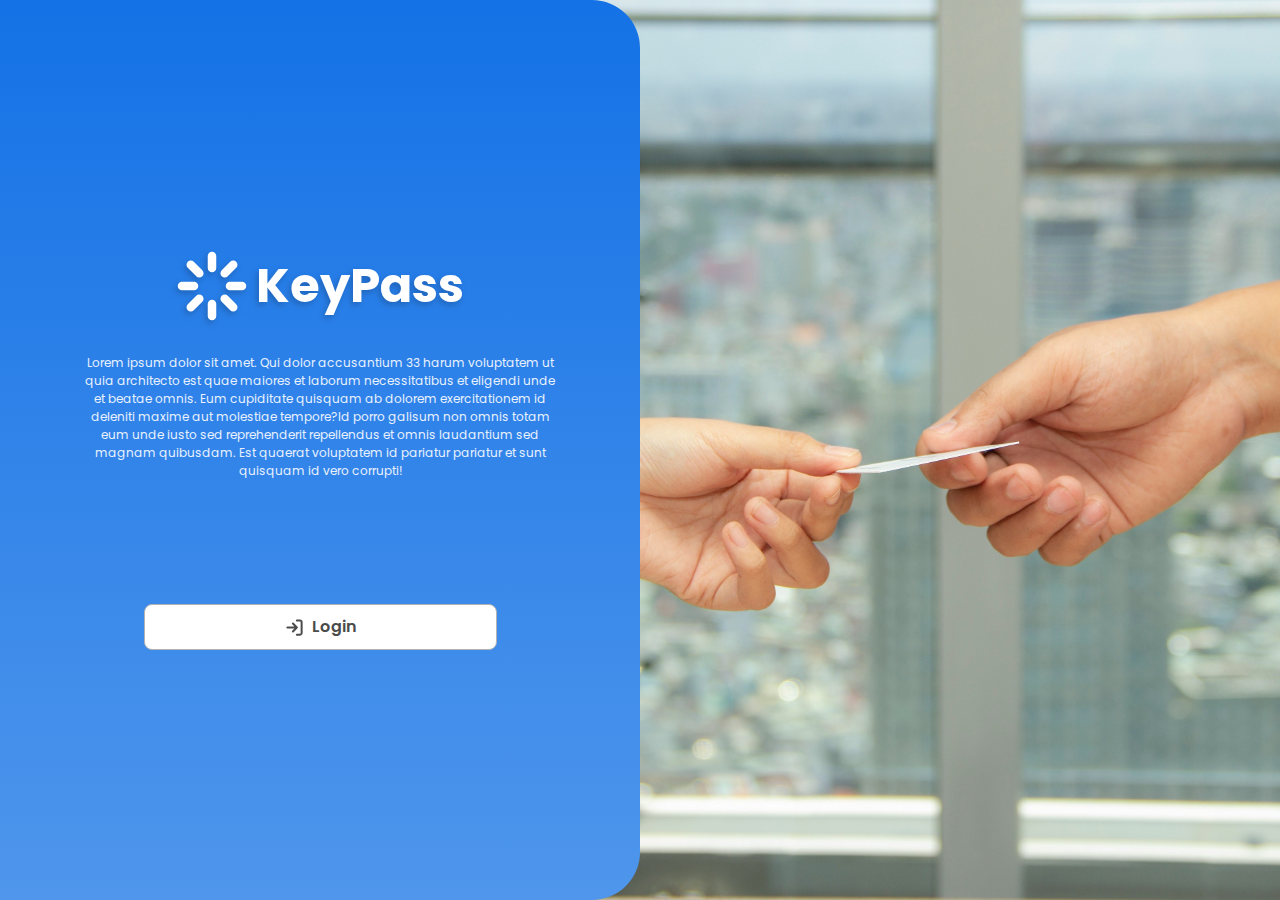
<file: index.html>
<!DOCTYPE html>
<html lang="en">

<head>
    <meta charset="UTF-8">
    <meta name="viewport" content="width=device-width, initial-scale=1.0">
    <title>KeyPass</title>
    <link href="https://cdn.jsdelivr.net/npm/bootstrap@5.3.3/dist/css/bootstrap.min.css" rel="stylesheet"
        integrity="sha384-QWTKZyjpPEjISv5WaRU9OFeRpok6YctnYmDr5pNlyT2bRjXh0JMhjY6hW+ALEwIH" crossorigin="anonymous">
    <link rel="stylesheet" href="css/index.css">
</head>
</head>

<body>
    <section class="home-section">
        <div class="home-side-menu">
            <div class="home-side-menu-content">
                <div class="home-side-menu-logo">
                    <svg viewBox="0 0 76 76" fill="none" xmlns="http://www.w3.org/2000/svg">
                        <path
                            d="M38 6.33325V18.9999M38 56.9999V69.6666M15.6116 15.6116L24.5733 24.5733M51.4266 51.4266L60.3883 60.3882M6.33331 37.9999H19M57 37.9999H69.6666M15.6116 60.3882L24.5733 51.4266M51.4266 24.5733L60.3883 15.6116"
                            stroke="white" stroke-width="9" stroke-linecap="round" stroke-linejoin="round" />
                    </svg>
                    <p>KeyPass</p>
                </div>
                <img class="home-side-menu-image" src="images/van-tay-media-chyT9XPAdcg-unsplash.jpg" alt="">
                <p class="home-side-menu-text">Lorem ipsum dolor sit amet. Qui dolor accusantium 33 harum voluptatem ut
                    quia architecto est quae
                    maiores et laborum necessitatibus et eligendi unde et beatae omnis. Eum cupiditate quisquam ab
                    dolorem exercitationem id deleniti maxime aut molestiae tempore?Id porro galisum non omnis totam eum
                    unde iusto sed reprehenderit repellendus et omnis laudantium sed magnam quibusdam. Est quaerat
                    voluptatem id pariatur pariatur et sunt quisquam id vero corrupti! </p>

                <button class="home-side-menu-login-button">
                    <svg width="19" height="19" viewBox="0 0 19 19" fill="none" xmlns="http://www.w3.org/2000/svg">
                        <path
                            d="M11.875 2.375H15.0417C15.4616 2.375 15.8643 2.54181 16.1613 2.83875C16.4582 3.13568 16.625 3.53841 16.625 3.95833V15.0417C16.625 15.4616 16.4582 15.8643 16.1613 16.1613C15.8643 16.4582 15.4616 16.625 15.0417 16.625H11.875M7.91667 13.4583L11.875 9.5M11.875 9.5L7.91667 5.54167M11.875 9.5H2.375"
                            stroke="currentColor" stroke-width="2" stroke-linecap="round" stroke-linejoin="round" />
                    </svg>
                    Login
                </button>
            </div>

        </div>

        <img class="home-right-image" src="images/van-tay-media-chyT9XPAdcg-unsplash.jpg" alt="">
    </section>

    <script src="https://cdn.jsdelivr.net/npm/bootstrap@5.3.3/dist/js/bootstrap.bundle.min.js"
        integrity="sha384-YvpcrYf0tY3lHB60NNkmXc5s9fDVZLESaAA55NDzOxhy9GkcIdslK1eN7N6jIeHz"
        crossorigin="anonymous"></script>
</body>

</html>
</file>
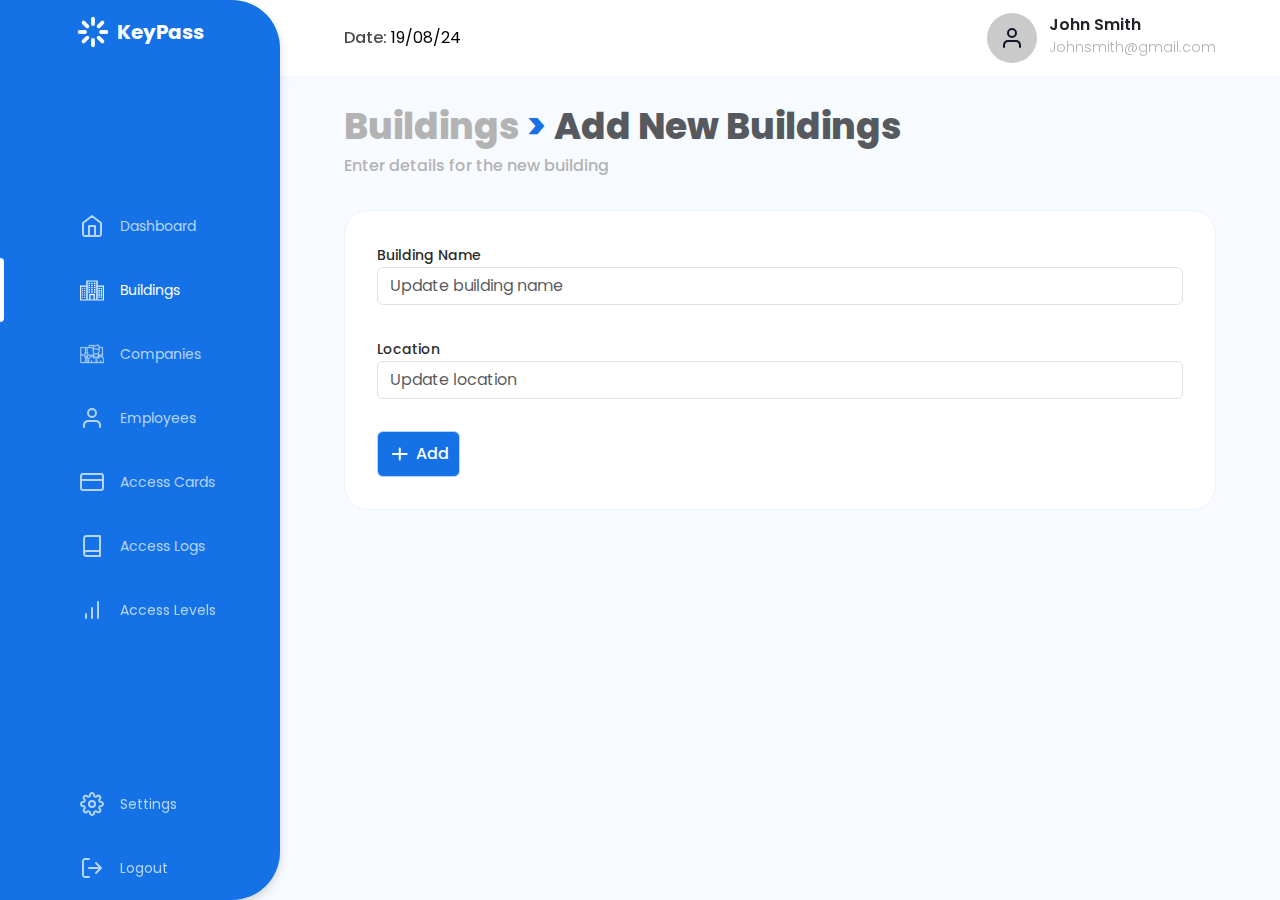
<file: buildings-add.html>
<!DOCTYPE html>
<html lang="en">

<head>
    <meta charset="UTF-8">
    <meta name="viewport" content="width=device-width, initial-scale=1.0">
    <title>KeyPass</title>
    <link href="https://cdn.jsdelivr.net/npm/bootstrap@5.3.3/dist/css/bootstrap.min.css" rel="stylesheet"
        integrity="sha384-QWTKZyjpPEjISv5WaRU9OFeRpok6YctnYmDr5pNlyT2bRjXh0JMhjY6hW+ALEwIH" crossorigin="anonymous">
    <link rel="stylesheet" href="css/index.css">
</head>
</head>

<body>
    <section class="dash-section">
        <div class="dash-side-menu">
            <div class="dash-side-menu-content">
                <div class="dash-side-menu-logo">
                    <svg viewBox="0 0 76 76" fill="none" xmlns="http://www.w3.org/2000/svg">
                        <path
                            d="M38 6.33325V18.9999M38 56.9999V69.6666M15.6116 15.6116L24.5733 24.5733M51.4266 51.4266L60.3883 60.3882M6.33331 37.9999H19M57 37.9999H69.6666M15.6116 60.3882L24.5733 51.4266M51.4266 24.5733L60.3883 15.6116"
                            stroke="white" stroke-width="9" stroke-linecap="round" stroke-linejoin="round" />
                    </svg>
                    <p>KeyPass</p>
                </div>

                <div class="dash-side-menu-center">
                    <a href="#" class="dash-side-menu-element-container">
                        <div class="dash-side-menu-element-container-content">
                            <svg width="24" height="24" viewBox="0 0 24 24" fill="none"
                                xmlns="http://www.w3.org/2000/svg">
                                <path
                                    d="M9 22V12H15V22M3 9L12 2L21 9V20C21 20.5304 20.7893 21.0391 20.4142 21.4142C20.0391 21.7893 19.5304 22 19 22H5C4.46957 22 3.96086 21.7893 3.58579 21.4142C3.21071 21.0391 3 20.5304 3 20V9Z"
                                    stroke="currentColor" stroke-width="2" stroke-linecap="round"
                                    stroke-linejoin="round" />
                            </svg>
                            <span>
                                Dashboard
                            </span>
                        </div>
                    </a>

                    <a href="#" class="dash-side-menu-element-container active-element">
                        <div class="dash-side-menu-element-container-content">
                            <svg width="24" height="21" viewBox="0 0 24 21" fill="none"
                                xmlns="http://www.w3.org/2000/svg">
                                <g clip-path="url(#clip0_8621_2636)">
                                    <path
                                        d="M2.38977 8.4023H2.8071V8.73563H2.38977V8.4023ZM4.65749 8.4023H5.02757V8.73563H4.65749V8.4023ZM2.38977 10.5172H2.75985V10.8966H2.38977V10.5172ZM4.65749 10.5172H5.07481V10.8966H4.65749V10.5172ZM2.38977 12.7241H2.75985V13.0575H2.38977V12.7241ZM4.65749 12.7241H5.07481V13.0575H4.65749V12.7241ZM2.38977 14.7931H2.75985V15.1724H2.38977V14.7931ZM4.65749 14.7931H5.07481V15.1724H4.65749V14.7931ZM2.38977 17H2.75985V17.3333H2.38977V17ZM4.65749 17H5.07481V17.3333H4.65749V17Z"
                                        fill="currentColor" stroke="currentColor" />
                                    <path
                                        d="M24 5.78736H17.4331V0.5H6.56693V5.78736H0V20.5H24V5.78736ZM6.56693 19.6724H0.803148V6.61495H6.56693L6.56693 19.6724ZM13.7008 19.7184H10.2992V14.8908H13.7008V19.7184ZM9.49606 14.0632V19.7184H7.41732V1.28161H16.5827L16.5354 19.7184H14.5512V14.0632H9.49606V14.0632ZM23.1496 19.6724H17.4331V6.61495H23.1496V19.6724Z"
                                        fill="currentColor" stroke="currentColor" stroke-width="0.4" />
                                    <mask id="path-3-inside-1_8621_2636" fill="white">
                                        <path
                                            d="M18.4724 7.9023H19.8425V9.23564H18.4724V7.9023ZM20.6929 7.9023H22.1102V9.23564H20.6929V7.9023ZM18.4252 10.0172H19.8425V11.3966H18.4252V10.0172ZM20.7401 10.0172H22.1102V11.3966H20.7401V10.0172ZM18.4252 12.2241H19.8425V13.5575H18.4252V12.2241ZM20.7401 12.2241H22.1102V13.5575H20.7401V12.2241ZM18.4252 14.2931H19.8425V15.6724H18.4252V14.2931ZM20.7401 14.2931H22.1102V15.6724H20.7401V14.2931ZM18.4252 16.5H19.8425V17.8333H18.4252V16.5ZM20.7401 16.5H22.1102V17.8333H20.7401V16.5ZM8.50391 6.98276H9.92123V8.31609H8.50391V6.98276ZM13.9842 6.98276H15.4015V8.31609H13.9842V6.98276ZM8.50391 9.0977H9.92123V10.477H8.50391V9.0977ZM14.0315 9.0977H15.4016V10.477H14.0315V9.0977ZM8.50391 11.3046H9.92123V12.6379H8.50391V11.3046ZM14.0315 11.3046H15.4016V12.6379H14.0315V11.3046ZM11.2441 6.93678H12.6614V8.31609H11.2441V6.93678ZM8.50391 4.82184H9.92123V6.15518H8.50391V4.82184ZM13.9842 4.82184H15.4015V6.15518H13.9842V4.82184ZM11.2441 4.82184H12.6614V6.15518H11.2441V4.82184ZM8.50391 2.66092H9.92123V3.99426H8.50391V2.66092ZM13.9842 2.66092H15.4015V3.99426H13.9842V2.66092ZM11.2441 2.66092H12.6614V3.99426H11.2441V2.66092ZM11.2441 9.0977H12.6614V10.431H11.2441V9.0977ZM11.2441 11.2586H12.6614V12.6379H11.2441V11.2586Z" />
                                    </mask>
                                    <path
                                        d="M18.4724 7.9023H19.8425V9.23564H18.4724V7.9023ZM20.6929 7.9023H22.1102V9.23564H20.6929V7.9023ZM18.4252 10.0172H19.8425V11.3966H18.4252V10.0172ZM20.7401 10.0172H22.1102V11.3966H20.7401V10.0172ZM18.4252 12.2241H19.8425V13.5575H18.4252V12.2241ZM20.7401 12.2241H22.1102V13.5575H20.7401V12.2241ZM18.4252 14.2931H19.8425V15.6724H18.4252V14.2931ZM20.7401 14.2931H22.1102V15.6724H20.7401V14.2931ZM18.4252 16.5H19.8425V17.8333H18.4252V16.5ZM20.7401 16.5H22.1102V17.8333H20.7401V16.5ZM8.50391 6.98276H9.92123V8.31609H8.50391V6.98276ZM13.9842 6.98276H15.4015V8.31609H13.9842V6.98276ZM8.50391 9.0977H9.92123V10.477H8.50391V9.0977ZM14.0315 9.0977H15.4016V10.477H14.0315V9.0977ZM8.50391 11.3046H9.92123V12.6379H8.50391V11.3046ZM14.0315 11.3046H15.4016V12.6379H14.0315V11.3046ZM11.2441 6.93678H12.6614V8.31609H11.2441V6.93678ZM8.50391 4.82184H9.92123V6.15518H8.50391V4.82184ZM13.9842 4.82184H15.4015V6.15518H13.9842V4.82184ZM11.2441 4.82184H12.6614V6.15518H11.2441V4.82184ZM8.50391 2.66092H9.92123V3.99426H8.50391V2.66092ZM13.9842 2.66092H15.4015V3.99426H13.9842V2.66092ZM11.2441 2.66092H12.6614V3.99426H11.2441V2.66092ZM11.2441 9.0977H12.6614V10.431H11.2441V9.0977ZM11.2441 11.2586H12.6614V12.6379H11.2441V11.2586Z"
                                        fill="currentColor" stroke="currentColor" stroke-width="2"
                                        mask="url(#path-3-inside-1_8621_2636)" />
                                </g>
                                <defs>
                                    <clipPath id="clip0_8621_2636">
                                        <rect width="24" height="20" fill="white" transform="translate(0 0.5)" />
                                    </clipPath>
                                </defs>
                            </svg>
                            <span>
                                Buildings
                            </span>
                        </div>
                    </a>

                    <a href="#" class="dash-side-menu-element-container">
                        <div class="dash-side-menu-element-container-content">
                            <svg width="24" height="24" viewBox="0 0 24 24" fill="none"
                                xmlns="http://www.w3.org/2000/svg">
                                <g clip-path="url(#clip0_8621_2647)">
                                    <path
                                        d="M17.1098 2.5785L17.0858 2.9295C17.0783 3.048 17.0198 3.1245 16.8983 3.21075C16.7828 3.29325 16.6103 3.36075 16.4535 3.375H14.7893C14.6693 3.375 14.5523 3.3915 14.4375 3.41175V3.375C14.4375 3.168 14.28 3 14.0858 3H9.09828C9.01452 3.01962 8.9402 3.06777 8.88806 3.13619C8.83592 3.20461 8.80921 3.28904 8.81252 3.375V5.25H0.660775V5.2515C0.583444 5.26699 0.513647 5.30824 0.462775 5.3685L0.440275 5.39175V5.41575C0.419681 5.45221 0.404998 5.4917 0.396775 5.53275C0.389275 5.54025 0.381775 5.54625 0.375025 5.55525C0.374097 5.57074 0.374097 5.58627 0.375025 5.60175V20.625C0.375025 20.832 0.532525 21 0.726775 21H24V17.625C24 16.7168 23.5748 15.8625 22.875 15.3045V5.625C22.877 5.57717 22.8695 5.52941 22.8528 5.48453C22.8361 5.43965 22.8107 5.39855 22.7779 5.36363C22.7452 5.32871 22.7058 5.30067 22.662 5.28116C22.6183 5.26165 22.5711 5.25106 22.5233 5.25H19.5V4.6875C19.4258 4.1175 19.2525 3.60525 18.9143 3.21075C18.576 2.817 18.0668 2.5755 17.4608 2.5785H17.1098ZM17.5785 3.375C17.9108 3.40275 18.1733 3.495 18.351 3.7035C18.5565 3.942 18.6885 4.30575 18.75 4.78125V7.0545C18.601 6.9809 18.4436 6.92574 18.2813 6.89025C17.835 6.8085 17.379 6.8235 16.9455 6.84375C16.5113 6.86175 16.0793 6.864 15.75 6.77325C15.4208 6.6825 15.171 6.54225 14.9528 6.16425C14.912 6.09181 14.849 6.03444 14.7731 6.00066C14.6972 5.96689 14.6124 5.9585 14.5313 5.97675C14.4674 5.99694 14.41 6.03354 14.3647 6.0829C14.3194 6.13226 14.2879 6.19264 14.2733 6.258C14.2868 6.207 14.2343 6.32475 14.133 6.4455C14.031 6.5655 13.8825 6.71175 13.734 6.84375C13.6515 6.918 13.5788 6.97125 13.5 7.03125V5.4375C13.5 4.701 14.07 4.125 14.7893 4.125H16.4768C16.7807 4.10329 17.0728 3.9979 17.3205 3.8205C17.454 3.72525 17.4878 3.5265 17.5785 3.375ZM9.51603 3.75H13.6215C13.3795 3.92362 13.178 4.14761 13.0308 4.40654C12.8835 4.66548 12.7942 4.95323 12.7688 5.25H9.51603V3.75ZM1.07852 6.0015H5.29728V10.5015H4.94477C4.89521 10.5012 4.84615 10.5115 4.80088 10.5316C4.75561 10.5518 4.71517 10.5814 4.68227 10.6185L4.65977 10.6418V10.6658C4.63892 10.7022 4.62398 10.7417 4.61552 10.7828C4.60802 10.7903 4.60052 10.7963 4.59377 10.8053C4.59284 10.8207 4.59284 10.8363 4.59377 10.8518V12.7268H2.74802C1.83602 12.7268 1.07778 11.8493 1.07778 10.734L1.07852 6.0015ZM6.00002 6.0015H6.70353V10.5015H6.00002V6.0015ZM7.40628 6.0015H12.75V7.5465C12.7342 7.60801 12.7342 7.6725 12.75 7.734V9C12.7522 9.77527 13.0165 10.527 13.5 11.133V12.7268H8.10903V10.875C8.11103 10.8272 8.10348 10.7794 8.0868 10.7345C8.07012 10.6896 8.04466 10.6485 8.01191 10.6136C7.97915 10.5787 7.93976 10.5507 7.89604 10.5312C7.85232 10.5117 7.80514 10.5011 7.75728 10.5H7.40628V6.0015ZM19.5 6.0015H22.1723V10.7355C22.1723 11.8508 21.4148 12.7283 20.502 12.7283H18.75V11.133C19.2336 10.527 19.4979 9.77527 19.5 9V6.0015ZM14.742 6.867C15.0045 7.122 15.249 7.41375 15.5625 7.5C16.038 7.63125 16.5225 7.6125 16.9688 7.59375C17.415 7.575 17.8313 7.56 18.141 7.617C18.4185 7.668 18.6008 7.7745 18.75 7.992V9C18.75 10.485 17.5838 11.6483 16.125 11.6483C14.6663 11.6483 13.5 10.485 13.5 9V7.9455C13.5743 7.9095 13.6373 7.851 13.7108 7.8045C13.8878 7.692 14.055 7.55925 14.2268 7.40625C14.3935 7.26087 14.5501 7.10426 14.6955 6.9375C14.7143 6.915 14.724 6.88875 14.742 6.867ZM5.29728 11.2515H7.40628V15.0015H6.70278V13.5015H6.00002V15.0015H5.29653V11.2515H5.29728ZM14.25 11.859C14.7833 12.2145 15.4365 12.399 16.125 12.399C16.8135 12.399 17.4668 12.2145 18 11.859V13.2893C17.6978 13.8548 17.43 14.4503 16.758 15.0233L16.734 15.0473L16.125 15.6098L15.5625 15.0473L15.5153 15C14.991 14.4338 14.4953 13.7633 14.25 13.125V11.859ZM1.07778 12.6818C1.50452 13.1685 2.09252 13.479 2.74802 13.479H4.59377V15.3773C4.59377 15.5843 4.75127 15.7523 4.94552 15.7523H5.29653V20.2523H1.07852V12.681L1.07778 12.6818ZM22.1715 12.6818V14.8613L19.7415 13.479H20.502C21.1575 13.479 21.7448 13.1685 22.1715 12.6818ZM8.10903 13.479H12.51L9.79728 15.024C9.32634 15.2929 8.93507 15.6818 8.66328 16.151C8.39149 16.6203 8.2489 17.1532 8.25003 17.6955V20.2515H7.40628V15.7515H7.75803C7.95228 15.7515 8.10903 15.5835 8.10978 15.3765V13.4783L8.10903 13.479ZM13.2188 13.9463L12.75 15.609V15.6563C12.6795 16.2398 13.3125 16.7318 13.8518 16.4768V16.4528L15.234 15.7733L15.75 16.266V20.25H12V18.375H11.25V20.25H9.00002V17.6955C9.00002 16.857 9.44403 16.0725 10.1723 15.6563L13.2188 13.9463ZM13.9688 13.9463C14.2088 14.3783 14.4465 14.7938 14.766 15.165L13.5233 15.7973C13.4948 15.8108 13.4925 15.8138 13.5 15.7508L13.9688 13.9463ZM19.1483 13.9928L22.125 15.7043C22.4647 15.8974 22.7476 16.1766 22.9451 16.5138C23.1425 16.851 23.2477 17.2342 23.25 17.625V20.25H21.0233V18.375H20.2733V20.25H16.5V16.2893L17.0625 15.7733L18.5393 16.4768C19.0853 16.7243 19.716 16.251 19.6403 15.6563V15.5865C19.6403 15.5865 19.4325 14.9535 19.2428 14.3205C19.206 14.2005 19.1828 14.1068 19.1483 13.9928ZM18.3983 14.1105C18.4418 14.2598 18.4688 14.4 18.516 14.5553C18.6983 15.1605 18.87 15.687 18.891 15.7508C18.897 15.8018 18.891 15.8183 18.8438 15.7958L17.5778 15.1868C17.9258 14.8065 18.2138 14.454 18.3983 14.1105ZM6.00002 15.7515H6.70353V20.2515H6.00002V15.7515ZM17.25 17.625C17.1506 17.625 17.0552 17.6645 16.9849 17.7348C16.9145 17.8052 16.875 17.9005 16.875 18C16.875 18.0995 16.9145 18.1948 16.9849 18.2652C17.0552 18.3355 17.1506 18.375 17.25 18.375C17.3495 18.375 17.4449 18.3355 17.5152 18.2652C17.5855 18.1948 17.625 18.0995 17.625 18C17.625 17.9005 17.5855 17.8052 17.5152 17.7348C17.4449 17.6645 17.3495 17.625 17.25 17.625ZM17.25 19.125C17.1506 19.125 17.0552 19.1645 16.9849 19.2348C16.9145 19.3052 16.875 19.4005 16.875 19.5C16.875 19.5995 16.9145 19.6948 16.9849 19.7652C17.0552 19.8355 17.1506 19.875 17.25 19.875C17.3495 19.875 17.4449 19.8355 17.5152 19.7652C17.5855 19.6948 17.625 19.5995 17.625 19.5C17.625 19.4005 17.5855 19.3052 17.5152 19.2348C17.4449 19.1645 17.3495 19.125 17.25 19.125Z"
                                        fill="currentColor" stroke="currentColor" stroke-width="0.3" />
                                </g>
                                <defs>
                                    <clipPath id="clip0_8621_2647">
                                        <rect width="24" height="24" fill="white" />
                                    </clipPath>
                                </defs>
                            </svg>
                            <span>
                                Companies
                            </span>
                        </div>
                    </a>

                    <a href="#" class="dash-side-menu-element-container">
                        <div class="dash-side-menu-element-container-content">
                            <svg width="24" height="24" viewBox="0 0 24 24" fill="none"
                                xmlns="http://www.w3.org/2000/svg">
                                <path
                                    d="M20 21V19C20 17.9391 19.5786 16.9217 18.8284 16.1716C18.0783 15.4214 17.0609 15 16 15H8C6.93913 15 5.92172 15.4214 5.17157 16.1716C4.42143 16.9217 4 17.9391 4 19V21M16 7C16 9.20914 14.2091 11 12 11C9.79086 11 8 9.20914 8 7C8 4.79086 9.79086 3 12 3C14.2091 3 16 4.79086 16 7Z"
                                    stroke="currentColor" stroke-width="2" stroke-linecap="round"
                                    stroke-linejoin="round" />
                            </svg>
                            <span>
                                Employees
                            </span>
                        </div>
                    </a>

                    <a href="#" class="dash-side-menu-element-container">
                        <div class="dash-side-menu-element-container-content">
                            <svg width="24" height="24" viewBox="0 0 24 24" fill="none"
                                xmlns="http://www.w3.org/2000/svg">
                                <path
                                    d="M1 10H23M3 4H21C22.1046 4 23 4.89543 23 6V18C23 19.1046 22.1046 20 21 20H3C1.89543 20 1 19.1046 1 18V6C1 4.89543 1.89543 4 3 4Z"
                                    stroke="currentColor" stroke-width="2" stroke-linecap="round"
                                    stroke-linejoin="round" />
                            </svg>
                            <span>
                                Access Cards
                            </span>
                        </div>
                    </a>

                    <a href="#" class="dash-side-menu-element-container">
                        <div class="dash-side-menu-element-container-content">
                            <svg width="24" height="24" viewBox="0 0 24 24" fill="none"
                                xmlns="http://www.w3.org/2000/svg">
                                <path
                                    d="M4 19.5C4 18.837 4.26339 18.2011 4.73223 17.7322C5.20107 17.2634 5.83696 17 6.5 17H20M4 19.5C4 20.163 4.26339 20.7989 4.73223 21.2678C5.20107 21.7366 5.83696 22 6.5 22H20V2H6.5C5.83696 2 5.20107 2.26339 4.73223 2.73223C4.26339 3.20107 4 3.83696 4 4.5V19.5Z"
                                    stroke="currentColor" stroke-width="2" stroke-linecap="round"
                                    stroke-linejoin="round" />
                            </svg>
                            <span>
                                Access Logs
                            </span>
                        </div>
                    </a>

                    <a href="#" class="dash-side-menu-element-container">
                        <div class="dash-side-menu-element-container-content">
                            <svg width="24" height="24" viewBox="0 0 24 24" fill="none"
                                xmlns="http://www.w3.org/2000/svg">
                                <path d="M12 20V10M18 20V4M6 20V16" stroke="currentColor" stroke-width="2"
                                    stroke-linecap="round" stroke-linejoin="round" />
                            </svg>

                            <span>
                                Access Levels
                            </span>
                        </div>
                    </a>
                </div>

                <div class="dash-side-menu-bottom">
                    <a href="#" class="dash-side-menu-element-container">
                        <div class="dash-side-menu-element-container-content">
                            <svg width="24" height="24" viewBox="0 0 24 24" fill="none"
                                xmlns="http://www.w3.org/2000/svg">
                                <g clip-path="url(#clip0_8626_1499)">
                                    <path
                                        d="M12 15C13.6569 15 15 13.6569 15 12C15 10.3431 13.6569 9 12 9C10.3431 9 9 10.3431 9 12C9 13.6569 10.3431 15 12 15Z"
                                        stroke="currentColor" stroke-width="2" stroke-linecap="round"
                                        stroke-linejoin="round" />
                                    <path
                                        d="M19.4 15C19.2669 15.3016 19.2272 15.6362 19.286 15.9606C19.3448 16.285 19.4995 16.5843 19.73 16.82L19.79 16.88C19.976 17.0657 20.1235 17.2863 20.2241 17.5291C20.3248 17.7719 20.3766 18.0322 20.3766 18.295C20.3766 18.5578 20.3248 18.8181 20.2241 19.0609C20.1235 19.3037 19.976 19.5243 19.79 19.71C19.6043 19.896 19.3837 20.0435 19.1409 20.1441C18.8981 20.2448 18.6378 20.2966 18.375 20.2966C18.1122 20.2966 17.8519 20.2448 17.6091 20.1441C17.3663 20.0435 17.1457 19.896 16.96 19.71L16.9 19.65C16.6643 19.4195 16.365 19.2648 16.0406 19.206C15.7162 19.1472 15.3816 19.1869 15.08 19.32C14.7842 19.4468 14.532 19.6572 14.3543 19.9255C14.1766 20.1938 14.0813 20.5082 14.08 20.83V21C14.08 21.5304 13.8693 22.0391 13.4942 22.4142C13.1191 22.7893 12.6104 23 12.08 23C11.5496 23 11.0409 22.7893 10.6658 22.4142C10.2907 22.0391 10.08 21.5304 10.08 21V20.91C10.0723 20.579 9.96512 20.258 9.77251 19.9887C9.5799 19.7194 9.31074 19.5143 9 19.4C8.69838 19.2669 8.36381 19.2272 8.03941 19.286C7.71502 19.3448 7.41568 19.4995 7.18 19.73L7.12 19.79C6.93425 19.976 6.71368 20.1235 6.47088 20.2241C6.22808 20.3248 5.96783 20.3766 5.705 20.3766C5.44217 20.3766 5.18192 20.3248 4.93912 20.2241C4.69632 20.1235 4.47575 19.976 4.29 19.79C4.10405 19.6043 3.95653 19.3837 3.85588 19.1409C3.75523 18.8981 3.70343 18.6378 3.70343 18.375C3.70343 18.1122 3.75523 17.8519 3.85588 17.6091C3.95653 17.3663 4.10405 17.1457 4.29 16.96L4.35 16.9C4.58054 16.6643 4.73519 16.365 4.794 16.0406C4.85282 15.7162 4.81312 15.3816 4.68 15.08C4.55324 14.7842 4.34276 14.532 4.07447 14.3543C3.80618 14.1766 3.49179 14.0813 3.17 14.08H3C2.46957 14.08 1.96086 13.8693 1.58579 13.4942C1.21071 13.1191 1 12.6104 1 12.08C1 11.5496 1.21071 11.0409 1.58579 10.6658C1.96086 10.2907 2.46957 10.08 3 10.08H3.09C3.42099 10.0723 3.742 9.96512 4.0113 9.77251C4.28059 9.5799 4.48572 9.31074 4.6 9C4.73312 8.69838 4.77282 8.36381 4.714 8.03941C4.65519 7.71502 4.50054 7.41568 4.27 7.18L4.21 7.12C4.02405 6.93425 3.87653 6.71368 3.77588 6.47088C3.67523 6.22808 3.62343 5.96783 3.62343 5.705C3.62343 5.44217 3.67523 5.18192 3.77588 4.93912C3.87653 4.69632 4.02405 4.47575 4.21 4.29C4.39575 4.10405 4.61632 3.95653 4.85912 3.85588C5.10192 3.75523 5.36217 3.70343 5.625 3.70343C5.88783 3.70343 6.14808 3.75523 6.39088 3.85588C6.63368 3.95653 6.85425 4.10405 7.04 4.29L7.1 4.35C7.33568 4.58054 7.63502 4.73519 7.95941 4.794C8.28381 4.85282 8.61838 4.81312 8.92 4.68H9C9.29577 4.55324 9.54802 4.34276 9.72569 4.07447C9.90337 3.80618 9.99872 3.49179 10 3.17V3C10 2.46957 10.2107 1.96086 10.5858 1.58579C10.9609 1.21071 11.4696 1 12 1C12.5304 1 13.0391 1.21071 13.4142 1.58579C13.7893 1.96086 14 2.46957 14 3V3.09C14.0013 3.41179 14.0966 3.72618 14.2743 3.99447C14.452 4.26276 14.7042 4.47324 15 4.6C15.3016 4.73312 15.6362 4.77282 15.9606 4.714C16.285 4.65519 16.5843 4.50054 16.82 4.27L16.88 4.21C17.0657 4.02405 17.2863 3.87653 17.5291 3.77588C17.7719 3.67523 18.0322 3.62343 18.295 3.62343C18.5578 3.62343 18.8181 3.67523 19.0609 3.77588C19.3037 3.87653 19.5243 4.02405 19.71 4.21C19.896 4.39575 20.0435 4.61632 20.1441 4.85912C20.2448 5.10192 20.2966 5.36217 20.2966 5.625C20.2966 5.88783 20.2448 6.14808 20.1441 6.39088C20.0435 6.63368 19.896 6.85425 19.71 7.04L19.65 7.1C19.4195 7.33568 19.2648 7.63502 19.206 7.95941C19.1472 8.28381 19.1869 8.61838 19.32 8.92V9C19.4468 9.29577 19.6572 9.54802 19.9255 9.72569C20.1938 9.90337 20.5082 9.99872 20.83 10H21C21.5304 10 22.0391 10.2107 22.4142 10.5858C22.7893 10.9609 23 11.4696 23 12C23 12.5304 22.7893 13.0391 22.4142 13.4142C22.0391 13.7893 21.5304 14 21 14H20.91C20.5882 14.0013 20.2738 14.0966 20.0055 14.2743C19.7372 14.452 19.5268 14.7042 19.4 15Z"
                                        stroke="currentColor" stroke-width="2" stroke-linecap="round"
                                        stroke-linejoin="round" />
                                </g>
                                <defs>
                                    <clipPath id="clip0_8626_1499">
                                        <rect width="24" height="24" fill="white" />
                                    </clipPath>
                                </defs>
                            </svg>
                            <span>
                                Settings
                            </span>
                        </div>
                    </a>

                    <a href="#" class="dash-side-menu-element-container">
                        <div class="dash-side-menu-element-container-content">
                            <svg width="24" height="24" viewBox="0 0 24 24" fill="none"
                                xmlns="http://www.w3.org/2000/svg">
                                <path
                                    d="M9 21H5C4.46957 21 3.96086 20.7893 3.58579 20.4142C3.21071 20.0391 3 19.5304 3 19V5C3 4.46957 3.21071 3.96086 3.58579 3.58579C3.96086 3.21071 4.46957 3 5 3H9M16 17L21 12M21 12L16 7M21 12H9"
                                    stroke="currentColor" stroke-width="2" stroke-linecap="round"
                                    stroke-linejoin="round" />
                            </svg>
                            <span>
                                Logout
                            </span>
                        </div>
                    </a>
                </div>

            </div>
        </div>

        <div class="dash-main">
            <nav class="dash-section-navbar">
                <div class="nav-date-container">
                    Date: <span>19/08/24</span>
                </div>

                <div class="profile-container">
                    <div class="profile-image">
                        <svg width="24" height="24" viewBox="0 0 24 24" fill="none" xmlns="http://www.w3.org/2000/svg">
                            <path
                                d="M20 21V19C20 17.9391 19.5786 16.9217 18.8284 16.1716C18.0783 15.4214 17.0609 15 16 15H8C6.93913 15 5.92172 15.4214 5.17157 16.1716C4.42143 16.9217 4 17.9391 4 19V21M16 7C16 9.20914 14.2091 11 12 11C9.79086 11 8 9.20914 8 7C8 4.79086 9.79086 3 12 3C14.2091 3 16 4.79086 16 7Z"
                                stroke="#101828" stroke-width="2" stroke-linecap="round" stroke-linejoin="round" />
                        </svg>
                    </div>

                    <div class="profile-text">
                        <p class="profile-name">John Smith</p>
                        <p class="profile-email">Johnsmith@gmail.com</p>
                    </div>
                </div>
            </nav>

            <div class="content-container">
                <div class="buildings-content">
                    <div class="buildings-content-top">
                        <div class="buildings-content-top-left">
                            <nav aria-label="breadcrumb" style="--bs-breadcrumb-divider: '>';">
                                <ol class="breadcrumb">
                                    <li class="breadcrumb-item" aria-current="page">Buildings</li>
                                    <li class="breadcrumb-item active" aria-current="page">Add New Buildings</li>
                                </ol>
                            </nav>
                            <p class="buildings-content-top-subheading">Enter details for the new building</p>
                        </div>
                    </div>

                    <div class="buildings-content-edit">
                        <div>
                            <label for="buildingName" class="form-label">Building Name</label>
                            <input type="input" class="form-control" id="buildingName"
                                placeholder="Update building name">
                        </div>
                        <div>
                            <label for="location" class="form-label">Location</label>
                            <input type="input" class="form-control" id="location" placeholder="Update location">
                        </div>

                        <div class="buildings-content-edit-bottom">
                            <div class="buildings-content-top-right">
                                <button type="button" class="btn btn-primary">
                                    <img src="svg/add.svg" alt="">
                                    Add
                                </button>
                            </div>
                        </div>
                    </div>
                </div>
            </div>
        </div>

    </section>

    <script src="https://cdn.jsdelivr.net/npm/bootstrap@5.3.3/dist/js/bootstrap.bundle.min.js"
        integrity="sha384-YvpcrYf0tY3lHB60NNkmXc5s9fDVZLESaAA55NDzOxhy9GkcIdslK1eN7N6jIeHz"
        crossorigin="anonymous"></script>
</body>

</html>
</file>
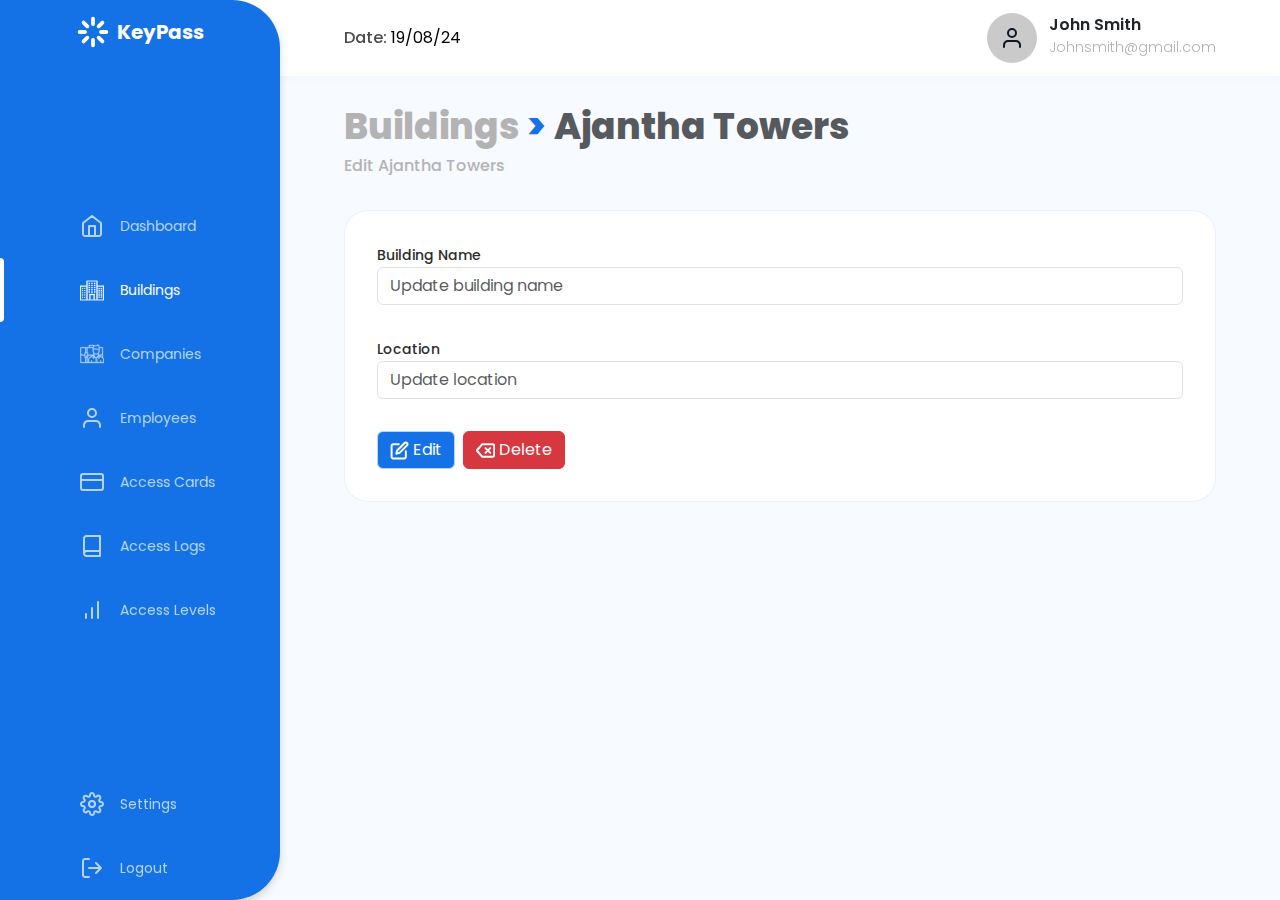
<file: buildings-edit.html>
<!DOCTYPE html>
<html lang="en">

<head>
    <meta charset="UTF-8">
    <meta name="viewport" content="width=device-width, initial-scale=1.0">
    <title>KeyPass</title>
    <link href="https://cdn.jsdelivr.net/npm/bootstrap@5.3.3/dist/css/bootstrap.min.css" rel="stylesheet"
        integrity="sha384-QWTKZyjpPEjISv5WaRU9OFeRpok6YctnYmDr5pNlyT2bRjXh0JMhjY6hW+ALEwIH" crossorigin="anonymous">
    <link rel="stylesheet" href="css/index.css">
</head>
</head>

<body>
    <section class="dash-section">
        <div class="dash-side-menu">
            <div class="dash-side-menu-content">
                <div class="dash-side-menu-logo">
                    <svg viewBox="0 0 76 76" fill="none" xmlns="http://www.w3.org/2000/svg">
                        <path
                            d="M38 6.33325V18.9999M38 56.9999V69.6666M15.6116 15.6116L24.5733 24.5733M51.4266 51.4266L60.3883 60.3882M6.33331 37.9999H19M57 37.9999H69.6666M15.6116 60.3882L24.5733 51.4266M51.4266 24.5733L60.3883 15.6116"
                            stroke="white" stroke-width="9" stroke-linecap="round" stroke-linejoin="round" />
                    </svg>
                    <p>KeyPass</p>
                </div>

                <div class="dash-side-menu-center">
                    <a href="#" class="dash-side-menu-element-container">
                        <div class="dash-side-menu-element-container-content">
                            <svg width="24" height="24" viewBox="0 0 24 24" fill="none"
                                xmlns="http://www.w3.org/2000/svg">
                                <path
                                    d="M9 22V12H15V22M3 9L12 2L21 9V20C21 20.5304 20.7893 21.0391 20.4142 21.4142C20.0391 21.7893 19.5304 22 19 22H5C4.46957 22 3.96086 21.7893 3.58579 21.4142C3.21071 21.0391 3 20.5304 3 20V9Z"
                                    stroke="currentColor" stroke-width="2" stroke-linecap="round"
                                    stroke-linejoin="round" />
                            </svg>
                            <span>
                                Dashboard
                            </span>
                        </div>
                    </a>

                    <a href="#" class="dash-side-menu-element-container active-element">
                        <div class="dash-side-menu-element-container-content">
                            <svg width="24" height="21" viewBox="0 0 24 21" fill="none"
                                xmlns="http://www.w3.org/2000/svg">
                                <g clip-path="url(#clip0_8621_2636)">
                                    <path
                                        d="M2.38977 8.4023H2.8071V8.73563H2.38977V8.4023ZM4.65749 8.4023H5.02757V8.73563H4.65749V8.4023ZM2.38977 10.5172H2.75985V10.8966H2.38977V10.5172ZM4.65749 10.5172H5.07481V10.8966H4.65749V10.5172ZM2.38977 12.7241H2.75985V13.0575H2.38977V12.7241ZM4.65749 12.7241H5.07481V13.0575H4.65749V12.7241ZM2.38977 14.7931H2.75985V15.1724H2.38977V14.7931ZM4.65749 14.7931H5.07481V15.1724H4.65749V14.7931ZM2.38977 17H2.75985V17.3333H2.38977V17ZM4.65749 17H5.07481V17.3333H4.65749V17Z"
                                        fill="currentColor" stroke="currentColor" />
                                    <path
                                        d="M24 5.78736H17.4331V0.5H6.56693V5.78736H0V20.5H24V5.78736ZM6.56693 19.6724H0.803148V6.61495H6.56693L6.56693 19.6724ZM13.7008 19.7184H10.2992V14.8908H13.7008V19.7184ZM9.49606 14.0632V19.7184H7.41732V1.28161H16.5827L16.5354 19.7184H14.5512V14.0632H9.49606V14.0632ZM23.1496 19.6724H17.4331V6.61495H23.1496V19.6724Z"
                                        fill="currentColor" stroke="currentColor" stroke-width="0.4" />
                                    <mask id="path-3-inside-1_8621_2636" fill="white">
                                        <path
                                            d="M18.4724 7.9023H19.8425V9.23564H18.4724V7.9023ZM20.6929 7.9023H22.1102V9.23564H20.6929V7.9023ZM18.4252 10.0172H19.8425V11.3966H18.4252V10.0172ZM20.7401 10.0172H22.1102V11.3966H20.7401V10.0172ZM18.4252 12.2241H19.8425V13.5575H18.4252V12.2241ZM20.7401 12.2241H22.1102V13.5575H20.7401V12.2241ZM18.4252 14.2931H19.8425V15.6724H18.4252V14.2931ZM20.7401 14.2931H22.1102V15.6724H20.7401V14.2931ZM18.4252 16.5H19.8425V17.8333H18.4252V16.5ZM20.7401 16.5H22.1102V17.8333H20.7401V16.5ZM8.50391 6.98276H9.92123V8.31609H8.50391V6.98276ZM13.9842 6.98276H15.4015V8.31609H13.9842V6.98276ZM8.50391 9.0977H9.92123V10.477H8.50391V9.0977ZM14.0315 9.0977H15.4016V10.477H14.0315V9.0977ZM8.50391 11.3046H9.92123V12.6379H8.50391V11.3046ZM14.0315 11.3046H15.4016V12.6379H14.0315V11.3046ZM11.2441 6.93678H12.6614V8.31609H11.2441V6.93678ZM8.50391 4.82184H9.92123V6.15518H8.50391V4.82184ZM13.9842 4.82184H15.4015V6.15518H13.9842V4.82184ZM11.2441 4.82184H12.6614V6.15518H11.2441V4.82184ZM8.50391 2.66092H9.92123V3.99426H8.50391V2.66092ZM13.9842 2.66092H15.4015V3.99426H13.9842V2.66092ZM11.2441 2.66092H12.6614V3.99426H11.2441V2.66092ZM11.2441 9.0977H12.6614V10.431H11.2441V9.0977ZM11.2441 11.2586H12.6614V12.6379H11.2441V11.2586Z" />
                                    </mask>
                                    <path
                                        d="M18.4724 7.9023H19.8425V9.23564H18.4724V7.9023ZM20.6929 7.9023H22.1102V9.23564H20.6929V7.9023ZM18.4252 10.0172H19.8425V11.3966H18.4252V10.0172ZM20.7401 10.0172H22.1102V11.3966H20.7401V10.0172ZM18.4252 12.2241H19.8425V13.5575H18.4252V12.2241ZM20.7401 12.2241H22.1102V13.5575H20.7401V12.2241ZM18.4252 14.2931H19.8425V15.6724H18.4252V14.2931ZM20.7401 14.2931H22.1102V15.6724H20.7401V14.2931ZM18.4252 16.5H19.8425V17.8333H18.4252V16.5ZM20.7401 16.5H22.1102V17.8333H20.7401V16.5ZM8.50391 6.98276H9.92123V8.31609H8.50391V6.98276ZM13.9842 6.98276H15.4015V8.31609H13.9842V6.98276ZM8.50391 9.0977H9.92123V10.477H8.50391V9.0977ZM14.0315 9.0977H15.4016V10.477H14.0315V9.0977ZM8.50391 11.3046H9.92123V12.6379H8.50391V11.3046ZM14.0315 11.3046H15.4016V12.6379H14.0315V11.3046ZM11.2441 6.93678H12.6614V8.31609H11.2441V6.93678ZM8.50391 4.82184H9.92123V6.15518H8.50391V4.82184ZM13.9842 4.82184H15.4015V6.15518H13.9842V4.82184ZM11.2441 4.82184H12.6614V6.15518H11.2441V4.82184ZM8.50391 2.66092H9.92123V3.99426H8.50391V2.66092ZM13.9842 2.66092H15.4015V3.99426H13.9842V2.66092ZM11.2441 2.66092H12.6614V3.99426H11.2441V2.66092ZM11.2441 9.0977H12.6614V10.431H11.2441V9.0977ZM11.2441 11.2586H12.6614V12.6379H11.2441V11.2586Z"
                                        fill="currentColor" stroke="currentColor" stroke-width="2"
                                        mask="url(#path-3-inside-1_8621_2636)" />
                                </g>
                                <defs>
                                    <clipPath id="clip0_8621_2636">
                                        <rect width="24" height="20" fill="white" transform="translate(0 0.5)" />
                                    </clipPath>
                                </defs>
                            </svg>
                            <span>
                                Buildings
                            </span>
                        </div>
                    </a>

                    <a href="#" class="dash-side-menu-element-container">
                        <div class="dash-side-menu-element-container-content">
                            <svg width="24" height="24" viewBox="0 0 24 24" fill="none"
                                xmlns="http://www.w3.org/2000/svg">
                                <g clip-path="url(#clip0_8621_2647)">
                                    <path
                                        d="M17.1098 2.5785L17.0858 2.9295C17.0783 3.048 17.0198 3.1245 16.8983 3.21075C16.7828 3.29325 16.6103 3.36075 16.4535 3.375H14.7893C14.6693 3.375 14.5523 3.3915 14.4375 3.41175V3.375C14.4375 3.168 14.28 3 14.0858 3H9.09828C9.01452 3.01962 8.9402 3.06777 8.88806 3.13619C8.83592 3.20461 8.80921 3.28904 8.81252 3.375V5.25H0.660775V5.2515C0.583444 5.26699 0.513647 5.30824 0.462775 5.3685L0.440275 5.39175V5.41575C0.419681 5.45221 0.404998 5.4917 0.396775 5.53275C0.389275 5.54025 0.381775 5.54625 0.375025 5.55525C0.374097 5.57074 0.374097 5.58627 0.375025 5.60175V20.625C0.375025 20.832 0.532525 21 0.726775 21H24V17.625C24 16.7168 23.5748 15.8625 22.875 15.3045V5.625C22.877 5.57717 22.8695 5.52941 22.8528 5.48453C22.8361 5.43965 22.8107 5.39855 22.7779 5.36363C22.7452 5.32871 22.7058 5.30067 22.662 5.28116C22.6183 5.26165 22.5711 5.25106 22.5233 5.25H19.5V4.6875C19.4258 4.1175 19.2525 3.60525 18.9143 3.21075C18.576 2.817 18.0668 2.5755 17.4608 2.5785H17.1098ZM17.5785 3.375C17.9108 3.40275 18.1733 3.495 18.351 3.7035C18.5565 3.942 18.6885 4.30575 18.75 4.78125V7.0545C18.601 6.9809 18.4436 6.92574 18.2813 6.89025C17.835 6.8085 17.379 6.8235 16.9455 6.84375C16.5113 6.86175 16.0793 6.864 15.75 6.77325C15.4208 6.6825 15.171 6.54225 14.9528 6.16425C14.912 6.09181 14.849 6.03444 14.7731 6.00066C14.6972 5.96689 14.6124 5.9585 14.5313 5.97675C14.4674 5.99694 14.41 6.03354 14.3647 6.0829C14.3194 6.13226 14.2879 6.19264 14.2733 6.258C14.2868 6.207 14.2343 6.32475 14.133 6.4455C14.031 6.5655 13.8825 6.71175 13.734 6.84375C13.6515 6.918 13.5788 6.97125 13.5 7.03125V5.4375C13.5 4.701 14.07 4.125 14.7893 4.125H16.4768C16.7807 4.10329 17.0728 3.9979 17.3205 3.8205C17.454 3.72525 17.4878 3.5265 17.5785 3.375ZM9.51603 3.75H13.6215C13.3795 3.92362 13.178 4.14761 13.0308 4.40654C12.8835 4.66548 12.7942 4.95323 12.7688 5.25H9.51603V3.75ZM1.07852 6.0015H5.29728V10.5015H4.94477C4.89521 10.5012 4.84615 10.5115 4.80088 10.5316C4.75561 10.5518 4.71517 10.5814 4.68227 10.6185L4.65977 10.6418V10.6658C4.63892 10.7022 4.62398 10.7417 4.61552 10.7828C4.60802 10.7903 4.60052 10.7963 4.59377 10.8053C4.59284 10.8207 4.59284 10.8363 4.59377 10.8518V12.7268H2.74802C1.83602 12.7268 1.07778 11.8493 1.07778 10.734L1.07852 6.0015ZM6.00002 6.0015H6.70353V10.5015H6.00002V6.0015ZM7.40628 6.0015H12.75V7.5465C12.7342 7.60801 12.7342 7.6725 12.75 7.734V9C12.7522 9.77527 13.0165 10.527 13.5 11.133V12.7268H8.10903V10.875C8.11103 10.8272 8.10348 10.7794 8.0868 10.7345C8.07012 10.6896 8.04466 10.6485 8.01191 10.6136C7.97915 10.5787 7.93976 10.5507 7.89604 10.5312C7.85232 10.5117 7.80514 10.5011 7.75728 10.5H7.40628V6.0015ZM19.5 6.0015H22.1723V10.7355C22.1723 11.8508 21.4148 12.7283 20.502 12.7283H18.75V11.133C19.2336 10.527 19.4979 9.77527 19.5 9V6.0015ZM14.742 6.867C15.0045 7.122 15.249 7.41375 15.5625 7.5C16.038 7.63125 16.5225 7.6125 16.9688 7.59375C17.415 7.575 17.8313 7.56 18.141 7.617C18.4185 7.668 18.6008 7.7745 18.75 7.992V9C18.75 10.485 17.5838 11.6483 16.125 11.6483C14.6663 11.6483 13.5 10.485 13.5 9V7.9455C13.5743 7.9095 13.6373 7.851 13.7108 7.8045C13.8878 7.692 14.055 7.55925 14.2268 7.40625C14.3935 7.26087 14.5501 7.10426 14.6955 6.9375C14.7143 6.915 14.724 6.88875 14.742 6.867ZM5.29728 11.2515H7.40628V15.0015H6.70278V13.5015H6.00002V15.0015H5.29653V11.2515H5.29728ZM14.25 11.859C14.7833 12.2145 15.4365 12.399 16.125 12.399C16.8135 12.399 17.4668 12.2145 18 11.859V13.2893C17.6978 13.8548 17.43 14.4503 16.758 15.0233L16.734 15.0473L16.125 15.6098L15.5625 15.0473L15.5153 15C14.991 14.4338 14.4953 13.7633 14.25 13.125V11.859ZM1.07778 12.6818C1.50452 13.1685 2.09252 13.479 2.74802 13.479H4.59377V15.3773C4.59377 15.5843 4.75127 15.7523 4.94552 15.7523H5.29653V20.2523H1.07852V12.681L1.07778 12.6818ZM22.1715 12.6818V14.8613L19.7415 13.479H20.502C21.1575 13.479 21.7448 13.1685 22.1715 12.6818ZM8.10903 13.479H12.51L9.79728 15.024C9.32634 15.2929 8.93507 15.6818 8.66328 16.151C8.39149 16.6203 8.2489 17.1532 8.25003 17.6955V20.2515H7.40628V15.7515H7.75803C7.95228 15.7515 8.10903 15.5835 8.10978 15.3765V13.4783L8.10903 13.479ZM13.2188 13.9463L12.75 15.609V15.6563C12.6795 16.2398 13.3125 16.7318 13.8518 16.4768V16.4528L15.234 15.7733L15.75 16.266V20.25H12V18.375H11.25V20.25H9.00002V17.6955C9.00002 16.857 9.44403 16.0725 10.1723 15.6563L13.2188 13.9463ZM13.9688 13.9463C14.2088 14.3783 14.4465 14.7938 14.766 15.165L13.5233 15.7973C13.4948 15.8108 13.4925 15.8138 13.5 15.7508L13.9688 13.9463ZM19.1483 13.9928L22.125 15.7043C22.4647 15.8974 22.7476 16.1766 22.9451 16.5138C23.1425 16.851 23.2477 17.2342 23.25 17.625V20.25H21.0233V18.375H20.2733V20.25H16.5V16.2893L17.0625 15.7733L18.5393 16.4768C19.0853 16.7243 19.716 16.251 19.6403 15.6563V15.5865C19.6403 15.5865 19.4325 14.9535 19.2428 14.3205C19.206 14.2005 19.1828 14.1068 19.1483 13.9928ZM18.3983 14.1105C18.4418 14.2598 18.4688 14.4 18.516 14.5553C18.6983 15.1605 18.87 15.687 18.891 15.7508C18.897 15.8018 18.891 15.8183 18.8438 15.7958L17.5778 15.1868C17.9258 14.8065 18.2138 14.454 18.3983 14.1105ZM6.00002 15.7515H6.70353V20.2515H6.00002V15.7515ZM17.25 17.625C17.1506 17.625 17.0552 17.6645 16.9849 17.7348C16.9145 17.8052 16.875 17.9005 16.875 18C16.875 18.0995 16.9145 18.1948 16.9849 18.2652C17.0552 18.3355 17.1506 18.375 17.25 18.375C17.3495 18.375 17.4449 18.3355 17.5152 18.2652C17.5855 18.1948 17.625 18.0995 17.625 18C17.625 17.9005 17.5855 17.8052 17.5152 17.7348C17.4449 17.6645 17.3495 17.625 17.25 17.625ZM17.25 19.125C17.1506 19.125 17.0552 19.1645 16.9849 19.2348C16.9145 19.3052 16.875 19.4005 16.875 19.5C16.875 19.5995 16.9145 19.6948 16.9849 19.7652C17.0552 19.8355 17.1506 19.875 17.25 19.875C17.3495 19.875 17.4449 19.8355 17.5152 19.7652C17.5855 19.6948 17.625 19.5995 17.625 19.5C17.625 19.4005 17.5855 19.3052 17.5152 19.2348C17.4449 19.1645 17.3495 19.125 17.25 19.125Z"
                                        fill="currentColor" stroke="currentColor" stroke-width="0.3" />
                                </g>
                                <defs>
                                    <clipPath id="clip0_8621_2647">
                                        <rect width="24" height="24" fill="white" />
                                    </clipPath>
                                </defs>
                            </svg>
                            <span>
                                Companies
                            </span>
                        </div>
                    </a>

                    <a href="#" class="dash-side-menu-element-container">
                        <div class="dash-side-menu-element-container-content">
                            <svg width="24" height="24" viewBox="0 0 24 24" fill="none"
                                xmlns="http://www.w3.org/2000/svg">
                                <path
                                    d="M20 21V19C20 17.9391 19.5786 16.9217 18.8284 16.1716C18.0783 15.4214 17.0609 15 16 15H8C6.93913 15 5.92172 15.4214 5.17157 16.1716C4.42143 16.9217 4 17.9391 4 19V21M16 7C16 9.20914 14.2091 11 12 11C9.79086 11 8 9.20914 8 7C8 4.79086 9.79086 3 12 3C14.2091 3 16 4.79086 16 7Z"
                                    stroke="currentColor" stroke-width="2" stroke-linecap="round"
                                    stroke-linejoin="round" />
                            </svg>
                            <span>
                                Employees
                            </span>
                        </div>
                    </a>

                    <a href="#" class="dash-side-menu-element-container">
                        <div class="dash-side-menu-element-container-content">
                            <svg width="24" height="24" viewBox="0 0 24 24" fill="none"
                                xmlns="http://www.w3.org/2000/svg">
                                <path
                                    d="M1 10H23M3 4H21C22.1046 4 23 4.89543 23 6V18C23 19.1046 22.1046 20 21 20H3C1.89543 20 1 19.1046 1 18V6C1 4.89543 1.89543 4 3 4Z"
                                    stroke="currentColor" stroke-width="2" stroke-linecap="round"
                                    stroke-linejoin="round" />
                            </svg>
                            <span>
                                Access Cards
                            </span>
                        </div>
                    </a>

                    <a href="#" class="dash-side-menu-element-container">
                        <div class="dash-side-menu-element-container-content">
                            <svg width="24" height="24" viewBox="0 0 24 24" fill="none"
                                xmlns="http://www.w3.org/2000/svg">
                                <path
                                    d="M4 19.5C4 18.837 4.26339 18.2011 4.73223 17.7322C5.20107 17.2634 5.83696 17 6.5 17H20M4 19.5C4 20.163 4.26339 20.7989 4.73223 21.2678C5.20107 21.7366 5.83696 22 6.5 22H20V2H6.5C5.83696 2 5.20107 2.26339 4.73223 2.73223C4.26339 3.20107 4 3.83696 4 4.5V19.5Z"
                                    stroke="currentColor" stroke-width="2" stroke-linecap="round"
                                    stroke-linejoin="round" />
                            </svg>
                            <span>
                                Access Logs
                            </span>
                        </div>
                    </a>

                    <a href="#" class="dash-side-menu-element-container">
                        <div class="dash-side-menu-element-container-content">
                            <svg width="24" height="24" viewBox="0 0 24 24" fill="none"
                                xmlns="http://www.w3.org/2000/svg">
                                <path d="M12 20V10M18 20V4M6 20V16" stroke="currentColor" stroke-width="2"
                                    stroke-linecap="round" stroke-linejoin="round" />
                            </svg>

                            <span>
                                Access Levels
                            </span>
                        </div>
                    </a>
                </div>

                <div class="dash-side-menu-bottom">
                    <a href="#" class="dash-side-menu-element-container">
                        <div class="dash-side-menu-element-container-content">
                            <svg width="24" height="24" viewBox="0 0 24 24" fill="none"
                                xmlns="http://www.w3.org/2000/svg">
                                <g clip-path="url(#clip0_8626_1499)">
                                    <path
                                        d="M12 15C13.6569 15 15 13.6569 15 12C15 10.3431 13.6569 9 12 9C10.3431 9 9 10.3431 9 12C9 13.6569 10.3431 15 12 15Z"
                                        stroke="currentColor" stroke-width="2" stroke-linecap="round"
                                        stroke-linejoin="round" />
                                    <path
                                        d="M19.4 15C19.2669 15.3016 19.2272 15.6362 19.286 15.9606C19.3448 16.285 19.4995 16.5843 19.73 16.82L19.79 16.88C19.976 17.0657 20.1235 17.2863 20.2241 17.5291C20.3248 17.7719 20.3766 18.0322 20.3766 18.295C20.3766 18.5578 20.3248 18.8181 20.2241 19.0609C20.1235 19.3037 19.976 19.5243 19.79 19.71C19.6043 19.896 19.3837 20.0435 19.1409 20.1441C18.8981 20.2448 18.6378 20.2966 18.375 20.2966C18.1122 20.2966 17.8519 20.2448 17.6091 20.1441C17.3663 20.0435 17.1457 19.896 16.96 19.71L16.9 19.65C16.6643 19.4195 16.365 19.2648 16.0406 19.206C15.7162 19.1472 15.3816 19.1869 15.08 19.32C14.7842 19.4468 14.532 19.6572 14.3543 19.9255C14.1766 20.1938 14.0813 20.5082 14.08 20.83V21C14.08 21.5304 13.8693 22.0391 13.4942 22.4142C13.1191 22.7893 12.6104 23 12.08 23C11.5496 23 11.0409 22.7893 10.6658 22.4142C10.2907 22.0391 10.08 21.5304 10.08 21V20.91C10.0723 20.579 9.96512 20.258 9.77251 19.9887C9.5799 19.7194 9.31074 19.5143 9 19.4C8.69838 19.2669 8.36381 19.2272 8.03941 19.286C7.71502 19.3448 7.41568 19.4995 7.18 19.73L7.12 19.79C6.93425 19.976 6.71368 20.1235 6.47088 20.2241C6.22808 20.3248 5.96783 20.3766 5.705 20.3766C5.44217 20.3766 5.18192 20.3248 4.93912 20.2241C4.69632 20.1235 4.47575 19.976 4.29 19.79C4.10405 19.6043 3.95653 19.3837 3.85588 19.1409C3.75523 18.8981 3.70343 18.6378 3.70343 18.375C3.70343 18.1122 3.75523 17.8519 3.85588 17.6091C3.95653 17.3663 4.10405 17.1457 4.29 16.96L4.35 16.9C4.58054 16.6643 4.73519 16.365 4.794 16.0406C4.85282 15.7162 4.81312 15.3816 4.68 15.08C4.55324 14.7842 4.34276 14.532 4.07447 14.3543C3.80618 14.1766 3.49179 14.0813 3.17 14.08H3C2.46957 14.08 1.96086 13.8693 1.58579 13.4942C1.21071 13.1191 1 12.6104 1 12.08C1 11.5496 1.21071 11.0409 1.58579 10.6658C1.96086 10.2907 2.46957 10.08 3 10.08H3.09C3.42099 10.0723 3.742 9.96512 4.0113 9.77251C4.28059 9.5799 4.48572 9.31074 4.6 9C4.73312 8.69838 4.77282 8.36381 4.714 8.03941C4.65519 7.71502 4.50054 7.41568 4.27 7.18L4.21 7.12C4.02405 6.93425 3.87653 6.71368 3.77588 6.47088C3.67523 6.22808 3.62343 5.96783 3.62343 5.705C3.62343 5.44217 3.67523 5.18192 3.77588 4.93912C3.87653 4.69632 4.02405 4.47575 4.21 4.29C4.39575 4.10405 4.61632 3.95653 4.85912 3.85588C5.10192 3.75523 5.36217 3.70343 5.625 3.70343C5.88783 3.70343 6.14808 3.75523 6.39088 3.85588C6.63368 3.95653 6.85425 4.10405 7.04 4.29L7.1 4.35C7.33568 4.58054 7.63502 4.73519 7.95941 4.794C8.28381 4.85282 8.61838 4.81312 8.92 4.68H9C9.29577 4.55324 9.54802 4.34276 9.72569 4.07447C9.90337 3.80618 9.99872 3.49179 10 3.17V3C10 2.46957 10.2107 1.96086 10.5858 1.58579C10.9609 1.21071 11.4696 1 12 1C12.5304 1 13.0391 1.21071 13.4142 1.58579C13.7893 1.96086 14 2.46957 14 3V3.09C14.0013 3.41179 14.0966 3.72618 14.2743 3.99447C14.452 4.26276 14.7042 4.47324 15 4.6C15.3016 4.73312 15.6362 4.77282 15.9606 4.714C16.285 4.65519 16.5843 4.50054 16.82 4.27L16.88 4.21C17.0657 4.02405 17.2863 3.87653 17.5291 3.77588C17.7719 3.67523 18.0322 3.62343 18.295 3.62343C18.5578 3.62343 18.8181 3.67523 19.0609 3.77588C19.3037 3.87653 19.5243 4.02405 19.71 4.21C19.896 4.39575 20.0435 4.61632 20.1441 4.85912C20.2448 5.10192 20.2966 5.36217 20.2966 5.625C20.2966 5.88783 20.2448 6.14808 20.1441 6.39088C20.0435 6.63368 19.896 6.85425 19.71 7.04L19.65 7.1C19.4195 7.33568 19.2648 7.63502 19.206 7.95941C19.1472 8.28381 19.1869 8.61838 19.32 8.92V9C19.4468 9.29577 19.6572 9.54802 19.9255 9.72569C20.1938 9.90337 20.5082 9.99872 20.83 10H21C21.5304 10 22.0391 10.2107 22.4142 10.5858C22.7893 10.9609 23 11.4696 23 12C23 12.5304 22.7893 13.0391 22.4142 13.4142C22.0391 13.7893 21.5304 14 21 14H20.91C20.5882 14.0013 20.2738 14.0966 20.0055 14.2743C19.7372 14.452 19.5268 14.7042 19.4 15Z"
                                        stroke="currentColor" stroke-width="2" stroke-linecap="round"
                                        stroke-linejoin="round" />
                                </g>
                                <defs>
                                    <clipPath id="clip0_8626_1499">
                                        <rect width="24" height="24" fill="white" />
                                    </clipPath>
                                </defs>
                            </svg>
                            <span>
                                Settings
                            </span>
                        </div>
                    </a>

                    <a href="#" class="dash-side-menu-element-container">
                        <div class="dash-side-menu-element-container-content">
                            <svg width="24" height="24" viewBox="0 0 24 24" fill="none"
                                xmlns="http://www.w3.org/2000/svg">
                                <path
                                    d="M9 21H5C4.46957 21 3.96086 20.7893 3.58579 20.4142C3.21071 20.0391 3 19.5304 3 19V5C3 4.46957 3.21071 3.96086 3.58579 3.58579C3.96086 3.21071 4.46957 3 5 3H9M16 17L21 12M21 12L16 7M21 12H9"
                                    stroke="currentColor" stroke-width="2" stroke-linecap="round"
                                    stroke-linejoin="round" />
                            </svg>
                            <span>
                                Logout
                            </span>
                        </div>
                    </a>
                </div>

            </div>
        </div>

        <div class="dash-main">
            <nav class="dash-section-navbar">
                <div class="nav-date-container">
                    Date: <span>19/08/24</span>
                </div>

                <div class="profile-container">
                    <div class="profile-image">
                        <svg width="24" height="24" viewBox="0 0 24 24" fill="none" xmlns="http://www.w3.org/2000/svg">
                            <path
                                d="M20 21V19C20 17.9391 19.5786 16.9217 18.8284 16.1716C18.0783 15.4214 17.0609 15 16 15H8C6.93913 15 5.92172 15.4214 5.17157 16.1716C4.42143 16.9217 4 17.9391 4 19V21M16 7C16 9.20914 14.2091 11 12 11C9.79086 11 8 9.20914 8 7C8 4.79086 9.79086 3 12 3C14.2091 3 16 4.79086 16 7Z"
                                stroke="#101828" stroke-width="2" stroke-linecap="round" stroke-linejoin="round" />
                        </svg>
                    </div>

                    <div class="profile-text">
                        <p class="profile-name">John Smith</p>
                        <p class="profile-email">Johnsmith@gmail.com</p>
                    </div>
                </div>
            </nav>

            <div class="content-container">
                <div class="buildings-content">
                    <div class="buildings-content-top">
                        <div class="buildings-content-top-left">
                            <nav aria-label="breadcrumb" style="--bs-breadcrumb-divider: '>';">
                                <ol class="breadcrumb">
                                    <li class="breadcrumb-item" aria-current="page">Buildings</li>
                                    <li class="breadcrumb-item active" aria-current="page">Ajantha Towers</li>
                                </ol>
                            </nav>
                            <p class="buildings-content-top-subheading">Edit Ajantha Towers</p>
                        </div>

                        <!-- <div class="buildings-content-top-right">
                            <button type="button" class="btn btn-primary">
                                <img src="svg/add.svg" alt="">
                                Add
                            </button>
                        </div> -->
                    </div>

                    <div class="buildings-content-edit">
                        <div>
                            <label for="buildingName" class="form-label">Building Name</label>
                            <input type="input" class="form-control" id="buildingName"
                                placeholder="Update building name">
                        </div>
                        <div>
                            <label for="location" class="form-label">Location</label>
                            <input type="input" class="form-control" id="location" placeholder="Update location">
                        </div>

                        <div class="buildings-content-edit-bottom">
                            <button type="button" class="btn btn-primary">
                                <svg width="19" height="19" viewBox="0 0 19 19" fill="none"
                                    xmlns="http://www.w3.org/2000/svg">
                                    <g clip-path="url(#clip0_8626_1655)">
                                        <path
                                            d="M8.70834 3.16668H3.16668C2.74675 3.16668 2.34402 3.3335 2.04709 3.63043C1.75016 3.92736 1.58334 4.33009 1.58334 4.75002V15.8333C1.58334 16.2533 1.75016 16.656 2.04709 16.9529C2.34402 17.2499 2.74675 17.4167 3.16668 17.4167H14.25C14.6699 17.4167 15.0727 17.2499 15.3696 16.9529C15.6665 16.656 15.8333 16.2533 15.8333 15.8333V10.2917M14.6458 1.97918C14.9608 1.66424 15.3879 1.4873 15.8333 1.4873C16.2787 1.4873 16.7059 1.66424 17.0208 1.97918C17.3358 2.29413 17.5127 2.72128 17.5127 3.16668C17.5127 3.61208 17.3358 4.03924 17.0208 4.35418L9.50001 11.875L6.33334 12.6667L7.12501 9.50002L14.6458 1.97918Z"
                                            stroke="white" stroke-width="2" stroke-linecap="round"
                                            stroke-linejoin="round" />
                                    </g>
                                    <defs>
                                        <clipPath id="clip0_8626_1655">
                                            <rect width="19" height="19" fill="white" />
                                        </clipPath>
                                    </defs>
                                </svg>
                                Edit
                            </button>

                            <button type="button" class="btn btn-danger">
                                <svg width="19" height="19" viewBox="0 0 19 19" fill="none"
                                    xmlns="http://www.w3.org/2000/svg">
                                    <g clip-path="url(#clip0_8626_2240)">
                                        <path
                                            d="M14.2501 7.12496L9.50008 11.875M9.50008 7.12496L14.2501 11.875M16.6251 3.16663H6.33342L0.791748 9.49996L6.33342 15.8333H16.6251C17.045 15.8333 17.4477 15.6665 17.7447 15.3695C18.0416 15.0726 18.2084 14.6699 18.2084 14.25V4.74996C18.2084 4.33003 18.0416 3.92731 17.7447 3.63037C17.4477 3.33344 17.045 3.16663 16.6251 3.16663Z"
                                            stroke="white" stroke-width="2" stroke-linecap="round"
                                            stroke-linejoin="round" />
                                    </g>
                                    <defs>
                                        <clipPath id="clip0_8626_2240">
                                            <rect width="19" height="19" fill="white" />
                                        </clipPath>
                                    </defs>
                                </svg>
                                Delete
                            </button>
                        </div>
                    </div>
                </div>
            </div>
        </div>

    </section>

    <script src="https://cdn.jsdelivr.net/npm/bootstrap@5.3.3/dist/js/bootstrap.bundle.min.js"
        integrity="sha384-YvpcrYf0tY3lHB60NNkmXc5s9fDVZLESaAA55NDzOxhy9GkcIdslK1eN7N6jIeHz"
        crossorigin="anonymous"></script>
</body>

</html>
</file>
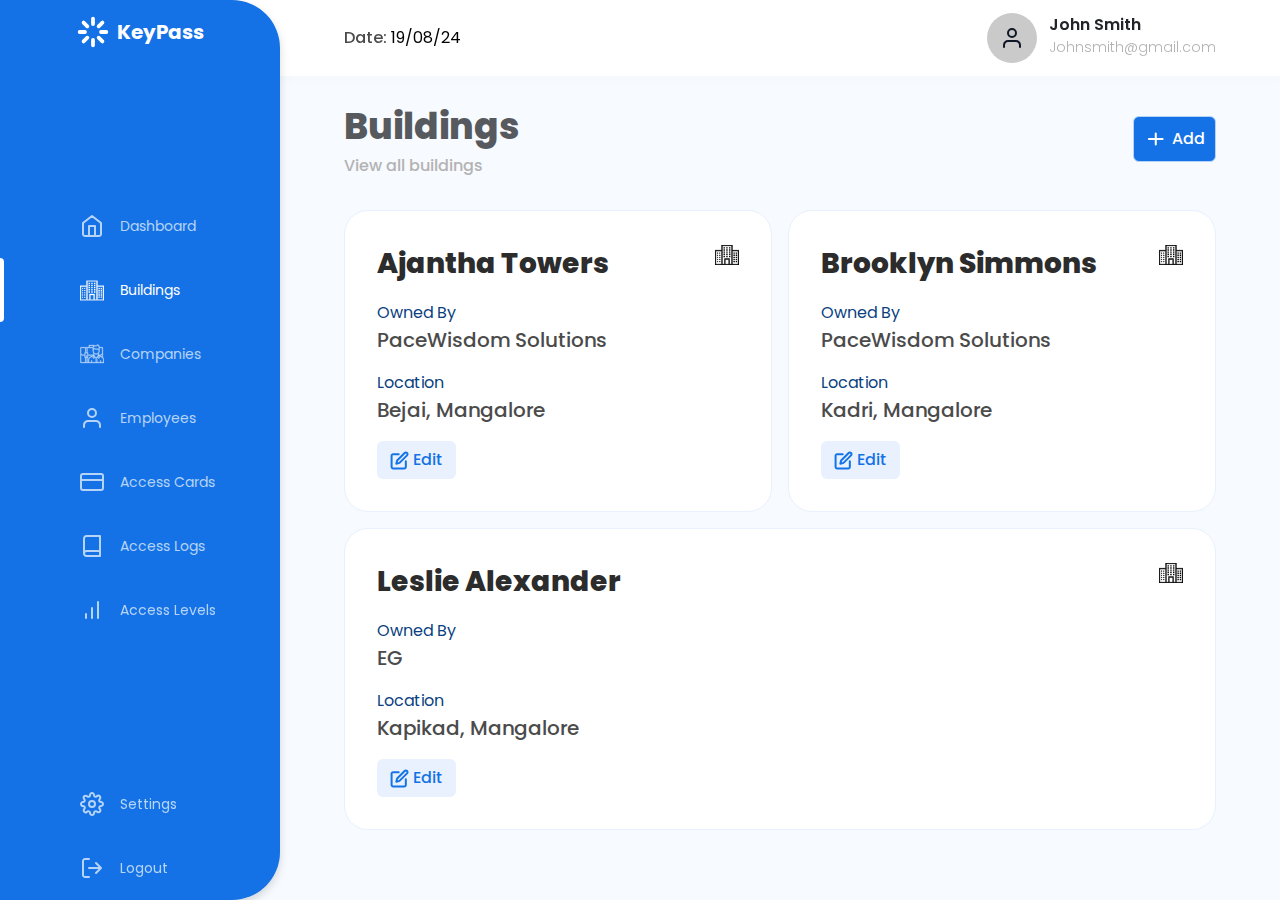
<file: buildings.html>
<!DOCTYPE html>
<html lang="en">

<head>
    <meta charset="UTF-8">
    <meta name="viewport" content="width=device-width, initial-scale=1.0">
    <title>KeyPass</title>
    <link href="https://cdn.jsdelivr.net/npm/bootstrap@5.3.3/dist/css/bootstrap.min.css" rel="stylesheet"
        integrity="sha384-QWTKZyjpPEjISv5WaRU9OFeRpok6YctnYmDr5pNlyT2bRjXh0JMhjY6hW+ALEwIH" crossorigin="anonymous">
    <link rel="stylesheet" href="css/index.css">
</head>
</head>

<body>
    <section class="dash-section">
        <div class="dash-side-menu">
            <div class="dash-side-menu-content">
                <div class="dash-side-menu-logo">
                    <svg viewBox="0 0 76 76" fill="none" xmlns="http://www.w3.org/2000/svg">
                        <path
                            d="M38 6.33325V18.9999M38 56.9999V69.6666M15.6116 15.6116L24.5733 24.5733M51.4266 51.4266L60.3883 60.3882M6.33331 37.9999H19M57 37.9999H69.6666M15.6116 60.3882L24.5733 51.4266M51.4266 24.5733L60.3883 15.6116"
                            stroke="white" stroke-width="9" stroke-linecap="round" stroke-linejoin="round" />
                    </svg>
                    <p>KeyPass</p>
                </div>

                <div class="dash-side-menu-center">
                    <a href="#" class="dash-side-menu-element-container">
                        <div class="dash-side-menu-element-container-content">
                            <svg width="24" height="24" viewBox="0 0 24 24" fill="none"
                                xmlns="http://www.w3.org/2000/svg">
                                <path
                                    d="M9 22V12H15V22M3 9L12 2L21 9V20C21 20.5304 20.7893 21.0391 20.4142 21.4142C20.0391 21.7893 19.5304 22 19 22H5C4.46957 22 3.96086 21.7893 3.58579 21.4142C3.21071 21.0391 3 20.5304 3 20V9Z"
                                    stroke="currentColor" stroke-width="2" stroke-linecap="round"
                                    stroke-linejoin="round" />
                            </svg>
                            <span>
                                Dashboard
                            </span>
                        </div>
                    </a>

                    <a href="#" class="dash-side-menu-element-container active-element">
                        <div class="dash-side-menu-element-container-content">
                            <svg width="24" height="21" viewBox="0 0 24 21" fill="none"
                                xmlns="http://www.w3.org/2000/svg">
                                <g clip-path="url(#clip0_8621_2636)">
                                    <path
                                        d="M2.38977 8.4023H2.8071V8.73563H2.38977V8.4023ZM4.65749 8.4023H5.02757V8.73563H4.65749V8.4023ZM2.38977 10.5172H2.75985V10.8966H2.38977V10.5172ZM4.65749 10.5172H5.07481V10.8966H4.65749V10.5172ZM2.38977 12.7241H2.75985V13.0575H2.38977V12.7241ZM4.65749 12.7241H5.07481V13.0575H4.65749V12.7241ZM2.38977 14.7931H2.75985V15.1724H2.38977V14.7931ZM4.65749 14.7931H5.07481V15.1724H4.65749V14.7931ZM2.38977 17H2.75985V17.3333H2.38977V17ZM4.65749 17H5.07481V17.3333H4.65749V17Z"
                                        fill="currentColor" stroke="currentColor" />
                                    <path
                                        d="M24 5.78736H17.4331V0.5H6.56693V5.78736H0V20.5H24V5.78736ZM6.56693 19.6724H0.803148V6.61495H6.56693L6.56693 19.6724ZM13.7008 19.7184H10.2992V14.8908H13.7008V19.7184ZM9.49606 14.0632V19.7184H7.41732V1.28161H16.5827L16.5354 19.7184H14.5512V14.0632H9.49606V14.0632ZM23.1496 19.6724H17.4331V6.61495H23.1496V19.6724Z"
                                        fill="currentColor" stroke="currentColor" stroke-width="0.4" />
                                    <mask id="path-3-inside-1_8621_2636" fill="white">
                                        <path
                                            d="M18.4724 7.9023H19.8425V9.23564H18.4724V7.9023ZM20.6929 7.9023H22.1102V9.23564H20.6929V7.9023ZM18.4252 10.0172H19.8425V11.3966H18.4252V10.0172ZM20.7401 10.0172H22.1102V11.3966H20.7401V10.0172ZM18.4252 12.2241H19.8425V13.5575H18.4252V12.2241ZM20.7401 12.2241H22.1102V13.5575H20.7401V12.2241ZM18.4252 14.2931H19.8425V15.6724H18.4252V14.2931ZM20.7401 14.2931H22.1102V15.6724H20.7401V14.2931ZM18.4252 16.5H19.8425V17.8333H18.4252V16.5ZM20.7401 16.5H22.1102V17.8333H20.7401V16.5ZM8.50391 6.98276H9.92123V8.31609H8.50391V6.98276ZM13.9842 6.98276H15.4015V8.31609H13.9842V6.98276ZM8.50391 9.0977H9.92123V10.477H8.50391V9.0977ZM14.0315 9.0977H15.4016V10.477H14.0315V9.0977ZM8.50391 11.3046H9.92123V12.6379H8.50391V11.3046ZM14.0315 11.3046H15.4016V12.6379H14.0315V11.3046ZM11.2441 6.93678H12.6614V8.31609H11.2441V6.93678ZM8.50391 4.82184H9.92123V6.15518H8.50391V4.82184ZM13.9842 4.82184H15.4015V6.15518H13.9842V4.82184ZM11.2441 4.82184H12.6614V6.15518H11.2441V4.82184ZM8.50391 2.66092H9.92123V3.99426H8.50391V2.66092ZM13.9842 2.66092H15.4015V3.99426H13.9842V2.66092ZM11.2441 2.66092H12.6614V3.99426H11.2441V2.66092ZM11.2441 9.0977H12.6614V10.431H11.2441V9.0977ZM11.2441 11.2586H12.6614V12.6379H11.2441V11.2586Z" />
                                    </mask>
                                    <path
                                        d="M18.4724 7.9023H19.8425V9.23564H18.4724V7.9023ZM20.6929 7.9023H22.1102V9.23564H20.6929V7.9023ZM18.4252 10.0172H19.8425V11.3966H18.4252V10.0172ZM20.7401 10.0172H22.1102V11.3966H20.7401V10.0172ZM18.4252 12.2241H19.8425V13.5575H18.4252V12.2241ZM20.7401 12.2241H22.1102V13.5575H20.7401V12.2241ZM18.4252 14.2931H19.8425V15.6724H18.4252V14.2931ZM20.7401 14.2931H22.1102V15.6724H20.7401V14.2931ZM18.4252 16.5H19.8425V17.8333H18.4252V16.5ZM20.7401 16.5H22.1102V17.8333H20.7401V16.5ZM8.50391 6.98276H9.92123V8.31609H8.50391V6.98276ZM13.9842 6.98276H15.4015V8.31609H13.9842V6.98276ZM8.50391 9.0977H9.92123V10.477H8.50391V9.0977ZM14.0315 9.0977H15.4016V10.477H14.0315V9.0977ZM8.50391 11.3046H9.92123V12.6379H8.50391V11.3046ZM14.0315 11.3046H15.4016V12.6379H14.0315V11.3046ZM11.2441 6.93678H12.6614V8.31609H11.2441V6.93678ZM8.50391 4.82184H9.92123V6.15518H8.50391V4.82184ZM13.9842 4.82184H15.4015V6.15518H13.9842V4.82184ZM11.2441 4.82184H12.6614V6.15518H11.2441V4.82184ZM8.50391 2.66092H9.92123V3.99426H8.50391V2.66092ZM13.9842 2.66092H15.4015V3.99426H13.9842V2.66092ZM11.2441 2.66092H12.6614V3.99426H11.2441V2.66092ZM11.2441 9.0977H12.6614V10.431H11.2441V9.0977ZM11.2441 11.2586H12.6614V12.6379H11.2441V11.2586Z"
                                        fill="currentColor" stroke="currentColor" stroke-width="2"
                                        mask="url(#path-3-inside-1_8621_2636)" />
                                </g>
                                <defs>
                                    <clipPath id="clip0_8621_2636">
                                        <rect width="24" height="20" fill="white" transform="translate(0 0.5)" />
                                    </clipPath>
                                </defs>
                            </svg>
                            <span>
                                Buildings
                            </span>
                        </div>
                    </a>

                    <a href="#" class="dash-side-menu-element-container">
                        <div class="dash-side-menu-element-container-content">
                            <svg width="24" height="24" viewBox="0 0 24 24" fill="none"
                                xmlns="http://www.w3.org/2000/svg">
                                <g clip-path="url(#clip0_8621_2647)">
                                    <path
                                        d="M17.1098 2.5785L17.0858 2.9295C17.0783 3.048 17.0198 3.1245 16.8983 3.21075C16.7828 3.29325 16.6103 3.36075 16.4535 3.375H14.7893C14.6693 3.375 14.5523 3.3915 14.4375 3.41175V3.375C14.4375 3.168 14.28 3 14.0858 3H9.09828C9.01452 3.01962 8.9402 3.06777 8.88806 3.13619C8.83592 3.20461 8.80921 3.28904 8.81252 3.375V5.25H0.660775V5.2515C0.583444 5.26699 0.513647 5.30824 0.462775 5.3685L0.440275 5.39175V5.41575C0.419681 5.45221 0.404998 5.4917 0.396775 5.53275C0.389275 5.54025 0.381775 5.54625 0.375025 5.55525C0.374097 5.57074 0.374097 5.58627 0.375025 5.60175V20.625C0.375025 20.832 0.532525 21 0.726775 21H24V17.625C24 16.7168 23.5748 15.8625 22.875 15.3045V5.625C22.877 5.57717 22.8695 5.52941 22.8528 5.48453C22.8361 5.43965 22.8107 5.39855 22.7779 5.36363C22.7452 5.32871 22.7058 5.30067 22.662 5.28116C22.6183 5.26165 22.5711 5.25106 22.5233 5.25H19.5V4.6875C19.4258 4.1175 19.2525 3.60525 18.9143 3.21075C18.576 2.817 18.0668 2.5755 17.4608 2.5785H17.1098ZM17.5785 3.375C17.9108 3.40275 18.1733 3.495 18.351 3.7035C18.5565 3.942 18.6885 4.30575 18.75 4.78125V7.0545C18.601 6.9809 18.4436 6.92574 18.2813 6.89025C17.835 6.8085 17.379 6.8235 16.9455 6.84375C16.5113 6.86175 16.0793 6.864 15.75 6.77325C15.4208 6.6825 15.171 6.54225 14.9528 6.16425C14.912 6.09181 14.849 6.03444 14.7731 6.00066C14.6972 5.96689 14.6124 5.9585 14.5313 5.97675C14.4674 5.99694 14.41 6.03354 14.3647 6.0829C14.3194 6.13226 14.2879 6.19264 14.2733 6.258C14.2868 6.207 14.2343 6.32475 14.133 6.4455C14.031 6.5655 13.8825 6.71175 13.734 6.84375C13.6515 6.918 13.5788 6.97125 13.5 7.03125V5.4375C13.5 4.701 14.07 4.125 14.7893 4.125H16.4768C16.7807 4.10329 17.0728 3.9979 17.3205 3.8205C17.454 3.72525 17.4878 3.5265 17.5785 3.375ZM9.51603 3.75H13.6215C13.3795 3.92362 13.178 4.14761 13.0308 4.40654C12.8835 4.66548 12.7942 4.95323 12.7688 5.25H9.51603V3.75ZM1.07852 6.0015H5.29728V10.5015H4.94477C4.89521 10.5012 4.84615 10.5115 4.80088 10.5316C4.75561 10.5518 4.71517 10.5814 4.68227 10.6185L4.65977 10.6418V10.6658C4.63892 10.7022 4.62398 10.7417 4.61552 10.7828C4.60802 10.7903 4.60052 10.7963 4.59377 10.8053C4.59284 10.8207 4.59284 10.8363 4.59377 10.8518V12.7268H2.74802C1.83602 12.7268 1.07778 11.8493 1.07778 10.734L1.07852 6.0015ZM6.00002 6.0015H6.70353V10.5015H6.00002V6.0015ZM7.40628 6.0015H12.75V7.5465C12.7342 7.60801 12.7342 7.6725 12.75 7.734V9C12.7522 9.77527 13.0165 10.527 13.5 11.133V12.7268H8.10903V10.875C8.11103 10.8272 8.10348 10.7794 8.0868 10.7345C8.07012 10.6896 8.04466 10.6485 8.01191 10.6136C7.97915 10.5787 7.93976 10.5507 7.89604 10.5312C7.85232 10.5117 7.80514 10.5011 7.75728 10.5H7.40628V6.0015ZM19.5 6.0015H22.1723V10.7355C22.1723 11.8508 21.4148 12.7283 20.502 12.7283H18.75V11.133C19.2336 10.527 19.4979 9.77527 19.5 9V6.0015ZM14.742 6.867C15.0045 7.122 15.249 7.41375 15.5625 7.5C16.038 7.63125 16.5225 7.6125 16.9688 7.59375C17.415 7.575 17.8313 7.56 18.141 7.617C18.4185 7.668 18.6008 7.7745 18.75 7.992V9C18.75 10.485 17.5838 11.6483 16.125 11.6483C14.6663 11.6483 13.5 10.485 13.5 9V7.9455C13.5743 7.9095 13.6373 7.851 13.7108 7.8045C13.8878 7.692 14.055 7.55925 14.2268 7.40625C14.3935 7.26087 14.5501 7.10426 14.6955 6.9375C14.7143 6.915 14.724 6.88875 14.742 6.867ZM5.29728 11.2515H7.40628V15.0015H6.70278V13.5015H6.00002V15.0015H5.29653V11.2515H5.29728ZM14.25 11.859C14.7833 12.2145 15.4365 12.399 16.125 12.399C16.8135 12.399 17.4668 12.2145 18 11.859V13.2893C17.6978 13.8548 17.43 14.4503 16.758 15.0233L16.734 15.0473L16.125 15.6098L15.5625 15.0473L15.5153 15C14.991 14.4338 14.4953 13.7633 14.25 13.125V11.859ZM1.07778 12.6818C1.50452 13.1685 2.09252 13.479 2.74802 13.479H4.59377V15.3773C4.59377 15.5843 4.75127 15.7523 4.94552 15.7523H5.29653V20.2523H1.07852V12.681L1.07778 12.6818ZM22.1715 12.6818V14.8613L19.7415 13.479H20.502C21.1575 13.479 21.7448 13.1685 22.1715 12.6818ZM8.10903 13.479H12.51L9.79728 15.024C9.32634 15.2929 8.93507 15.6818 8.66328 16.151C8.39149 16.6203 8.2489 17.1532 8.25003 17.6955V20.2515H7.40628V15.7515H7.75803C7.95228 15.7515 8.10903 15.5835 8.10978 15.3765V13.4783L8.10903 13.479ZM13.2188 13.9463L12.75 15.609V15.6563C12.6795 16.2398 13.3125 16.7318 13.8518 16.4768V16.4528L15.234 15.7733L15.75 16.266V20.25H12V18.375H11.25V20.25H9.00002V17.6955C9.00002 16.857 9.44403 16.0725 10.1723 15.6563L13.2188 13.9463ZM13.9688 13.9463C14.2088 14.3783 14.4465 14.7938 14.766 15.165L13.5233 15.7973C13.4948 15.8108 13.4925 15.8138 13.5 15.7508L13.9688 13.9463ZM19.1483 13.9928L22.125 15.7043C22.4647 15.8974 22.7476 16.1766 22.9451 16.5138C23.1425 16.851 23.2477 17.2342 23.25 17.625V20.25H21.0233V18.375H20.2733V20.25H16.5V16.2893L17.0625 15.7733L18.5393 16.4768C19.0853 16.7243 19.716 16.251 19.6403 15.6563V15.5865C19.6403 15.5865 19.4325 14.9535 19.2428 14.3205C19.206 14.2005 19.1828 14.1068 19.1483 13.9928ZM18.3983 14.1105C18.4418 14.2598 18.4688 14.4 18.516 14.5553C18.6983 15.1605 18.87 15.687 18.891 15.7508C18.897 15.8018 18.891 15.8183 18.8438 15.7958L17.5778 15.1868C17.9258 14.8065 18.2138 14.454 18.3983 14.1105ZM6.00002 15.7515H6.70353V20.2515H6.00002V15.7515ZM17.25 17.625C17.1506 17.625 17.0552 17.6645 16.9849 17.7348C16.9145 17.8052 16.875 17.9005 16.875 18C16.875 18.0995 16.9145 18.1948 16.9849 18.2652C17.0552 18.3355 17.1506 18.375 17.25 18.375C17.3495 18.375 17.4449 18.3355 17.5152 18.2652C17.5855 18.1948 17.625 18.0995 17.625 18C17.625 17.9005 17.5855 17.8052 17.5152 17.7348C17.4449 17.6645 17.3495 17.625 17.25 17.625ZM17.25 19.125C17.1506 19.125 17.0552 19.1645 16.9849 19.2348C16.9145 19.3052 16.875 19.4005 16.875 19.5C16.875 19.5995 16.9145 19.6948 16.9849 19.7652C17.0552 19.8355 17.1506 19.875 17.25 19.875C17.3495 19.875 17.4449 19.8355 17.5152 19.7652C17.5855 19.6948 17.625 19.5995 17.625 19.5C17.625 19.4005 17.5855 19.3052 17.5152 19.2348C17.4449 19.1645 17.3495 19.125 17.25 19.125Z"
                                        fill="currentColor" stroke="currentColor" stroke-width="0.3" />
                                </g>
                                <defs>
                                    <clipPath id="clip0_8621_2647">
                                        <rect width="24" height="24" fill="white" />
                                    </clipPath>
                                </defs>
                            </svg>
                            <span>
                                Companies
                            </span>
                        </div>
                    </a>

                    <a href="#" class="dash-side-menu-element-container">
                        <div class="dash-side-menu-element-container-content">
                            <svg width="24" height="24" viewBox="0 0 24 24" fill="none"
                                xmlns="http://www.w3.org/2000/svg">
                                <path
                                    d="M20 21V19C20 17.9391 19.5786 16.9217 18.8284 16.1716C18.0783 15.4214 17.0609 15 16 15H8C6.93913 15 5.92172 15.4214 5.17157 16.1716C4.42143 16.9217 4 17.9391 4 19V21M16 7C16 9.20914 14.2091 11 12 11C9.79086 11 8 9.20914 8 7C8 4.79086 9.79086 3 12 3C14.2091 3 16 4.79086 16 7Z"
                                    stroke="currentColor" stroke-width="2" stroke-linecap="round"
                                    stroke-linejoin="round" />
                            </svg>
                            <span>
                                Employees
                            </span>
                        </div>
                    </a>

                    <a href="#" class="dash-side-menu-element-container">
                        <div class="dash-side-menu-element-container-content">
                            <svg width="24" height="24" viewBox="0 0 24 24" fill="none"
                                xmlns="http://www.w3.org/2000/svg">
                                <path
                                    d="M1 10H23M3 4H21C22.1046 4 23 4.89543 23 6V18C23 19.1046 22.1046 20 21 20H3C1.89543 20 1 19.1046 1 18V6C1 4.89543 1.89543 4 3 4Z"
                                    stroke="currentColor" stroke-width="2" stroke-linecap="round"
                                    stroke-linejoin="round" />
                            </svg>
                            <span>
                                Access Cards
                            </span>
                        </div>
                    </a>

                    <a href="#" class="dash-side-menu-element-container">
                        <div class="dash-side-menu-element-container-content">
                            <svg width="24" height="24" viewBox="0 0 24 24" fill="none"
                                xmlns="http://www.w3.org/2000/svg">
                                <path
                                    d="M4 19.5C4 18.837 4.26339 18.2011 4.73223 17.7322C5.20107 17.2634 5.83696 17 6.5 17H20M4 19.5C4 20.163 4.26339 20.7989 4.73223 21.2678C5.20107 21.7366 5.83696 22 6.5 22H20V2H6.5C5.83696 2 5.20107 2.26339 4.73223 2.73223C4.26339 3.20107 4 3.83696 4 4.5V19.5Z"
                                    stroke="currentColor" stroke-width="2" stroke-linecap="round"
                                    stroke-linejoin="round" />
                            </svg>
                            <span>
                                Access Logs
                            </span>
                        </div>
                    </a>

                    <a href="#" class="dash-side-menu-element-container">
                        <div class="dash-side-menu-element-container-content">
                            <svg width="24" height="24" viewBox="0 0 24 24" fill="none"
                                xmlns="http://www.w3.org/2000/svg">
                                <path d="M12 20V10M18 20V4M6 20V16" stroke="currentColor" stroke-width="2"
                                    stroke-linecap="round" stroke-linejoin="round" />
                            </svg>

                            <span>
                                Access Levels
                            </span>
                        </div>
                    </a>
                </div>

                <div class="dash-side-menu-bottom">
                    <a href="#" class="dash-side-menu-element-container">
                        <div class="dash-side-menu-element-container-content">
                            <svg width="24" height="24" viewBox="0 0 24 24" fill="none"
                                xmlns="http://www.w3.org/2000/svg">
                                <g clip-path="url(#clip0_8626_1499)">
                                    <path
                                        d="M12 15C13.6569 15 15 13.6569 15 12C15 10.3431 13.6569 9 12 9C10.3431 9 9 10.3431 9 12C9 13.6569 10.3431 15 12 15Z"
                                        stroke="currentColor" stroke-width="2" stroke-linecap="round"
                                        stroke-linejoin="round" />
                                    <path
                                        d="M19.4 15C19.2669 15.3016 19.2272 15.6362 19.286 15.9606C19.3448 16.285 19.4995 16.5843 19.73 16.82L19.79 16.88C19.976 17.0657 20.1235 17.2863 20.2241 17.5291C20.3248 17.7719 20.3766 18.0322 20.3766 18.295C20.3766 18.5578 20.3248 18.8181 20.2241 19.0609C20.1235 19.3037 19.976 19.5243 19.79 19.71C19.6043 19.896 19.3837 20.0435 19.1409 20.1441C18.8981 20.2448 18.6378 20.2966 18.375 20.2966C18.1122 20.2966 17.8519 20.2448 17.6091 20.1441C17.3663 20.0435 17.1457 19.896 16.96 19.71L16.9 19.65C16.6643 19.4195 16.365 19.2648 16.0406 19.206C15.7162 19.1472 15.3816 19.1869 15.08 19.32C14.7842 19.4468 14.532 19.6572 14.3543 19.9255C14.1766 20.1938 14.0813 20.5082 14.08 20.83V21C14.08 21.5304 13.8693 22.0391 13.4942 22.4142C13.1191 22.7893 12.6104 23 12.08 23C11.5496 23 11.0409 22.7893 10.6658 22.4142C10.2907 22.0391 10.08 21.5304 10.08 21V20.91C10.0723 20.579 9.96512 20.258 9.77251 19.9887C9.5799 19.7194 9.31074 19.5143 9 19.4C8.69838 19.2669 8.36381 19.2272 8.03941 19.286C7.71502 19.3448 7.41568 19.4995 7.18 19.73L7.12 19.79C6.93425 19.976 6.71368 20.1235 6.47088 20.2241C6.22808 20.3248 5.96783 20.3766 5.705 20.3766C5.44217 20.3766 5.18192 20.3248 4.93912 20.2241C4.69632 20.1235 4.47575 19.976 4.29 19.79C4.10405 19.6043 3.95653 19.3837 3.85588 19.1409C3.75523 18.8981 3.70343 18.6378 3.70343 18.375C3.70343 18.1122 3.75523 17.8519 3.85588 17.6091C3.95653 17.3663 4.10405 17.1457 4.29 16.96L4.35 16.9C4.58054 16.6643 4.73519 16.365 4.794 16.0406C4.85282 15.7162 4.81312 15.3816 4.68 15.08C4.55324 14.7842 4.34276 14.532 4.07447 14.3543C3.80618 14.1766 3.49179 14.0813 3.17 14.08H3C2.46957 14.08 1.96086 13.8693 1.58579 13.4942C1.21071 13.1191 1 12.6104 1 12.08C1 11.5496 1.21071 11.0409 1.58579 10.6658C1.96086 10.2907 2.46957 10.08 3 10.08H3.09C3.42099 10.0723 3.742 9.96512 4.0113 9.77251C4.28059 9.5799 4.48572 9.31074 4.6 9C4.73312 8.69838 4.77282 8.36381 4.714 8.03941C4.65519 7.71502 4.50054 7.41568 4.27 7.18L4.21 7.12C4.02405 6.93425 3.87653 6.71368 3.77588 6.47088C3.67523 6.22808 3.62343 5.96783 3.62343 5.705C3.62343 5.44217 3.67523 5.18192 3.77588 4.93912C3.87653 4.69632 4.02405 4.47575 4.21 4.29C4.39575 4.10405 4.61632 3.95653 4.85912 3.85588C5.10192 3.75523 5.36217 3.70343 5.625 3.70343C5.88783 3.70343 6.14808 3.75523 6.39088 3.85588C6.63368 3.95653 6.85425 4.10405 7.04 4.29L7.1 4.35C7.33568 4.58054 7.63502 4.73519 7.95941 4.794C8.28381 4.85282 8.61838 4.81312 8.92 4.68H9C9.29577 4.55324 9.54802 4.34276 9.72569 4.07447C9.90337 3.80618 9.99872 3.49179 10 3.17V3C10 2.46957 10.2107 1.96086 10.5858 1.58579C10.9609 1.21071 11.4696 1 12 1C12.5304 1 13.0391 1.21071 13.4142 1.58579C13.7893 1.96086 14 2.46957 14 3V3.09C14.0013 3.41179 14.0966 3.72618 14.2743 3.99447C14.452 4.26276 14.7042 4.47324 15 4.6C15.3016 4.73312 15.6362 4.77282 15.9606 4.714C16.285 4.65519 16.5843 4.50054 16.82 4.27L16.88 4.21C17.0657 4.02405 17.2863 3.87653 17.5291 3.77588C17.7719 3.67523 18.0322 3.62343 18.295 3.62343C18.5578 3.62343 18.8181 3.67523 19.0609 3.77588C19.3037 3.87653 19.5243 4.02405 19.71 4.21C19.896 4.39575 20.0435 4.61632 20.1441 4.85912C20.2448 5.10192 20.2966 5.36217 20.2966 5.625C20.2966 5.88783 20.2448 6.14808 20.1441 6.39088C20.0435 6.63368 19.896 6.85425 19.71 7.04L19.65 7.1C19.4195 7.33568 19.2648 7.63502 19.206 7.95941C19.1472 8.28381 19.1869 8.61838 19.32 8.92V9C19.4468 9.29577 19.6572 9.54802 19.9255 9.72569C20.1938 9.90337 20.5082 9.99872 20.83 10H21C21.5304 10 22.0391 10.2107 22.4142 10.5858C22.7893 10.9609 23 11.4696 23 12C23 12.5304 22.7893 13.0391 22.4142 13.4142C22.0391 13.7893 21.5304 14 21 14H20.91C20.5882 14.0013 20.2738 14.0966 20.0055 14.2743C19.7372 14.452 19.5268 14.7042 19.4 15Z"
                                        stroke="currentColor" stroke-width="2" stroke-linecap="round"
                                        stroke-linejoin="round" />
                                </g>
                                <defs>
                                    <clipPath id="clip0_8626_1499">
                                        <rect width="24" height="24" fill="white" />
                                    </clipPath>
                                </defs>
                            </svg>
                            <span>
                                Settings
                            </span>
                        </div>
                    </a>

                    <a href="#" class="dash-side-menu-element-container">
                        <div class="dash-side-menu-element-container-content">
                            <svg width="24" height="24" viewBox="0 0 24 24" fill="none"
                                xmlns="http://www.w3.org/2000/svg">
                                <path
                                    d="M9 21H5C4.46957 21 3.96086 20.7893 3.58579 20.4142C3.21071 20.0391 3 19.5304 3 19V5C3 4.46957 3.21071 3.96086 3.58579 3.58579C3.96086 3.21071 4.46957 3 5 3H9M16 17L21 12M21 12L16 7M21 12H9"
                                    stroke="currentColor" stroke-width="2" stroke-linecap="round"
                                    stroke-linejoin="round" />
                            </svg>
                            <span>
                                Logout
                            </span>
                        </div>
                    </a>
                </div>

            </div>
        </div>

        <div class="dash-main">
            <nav class="dash-section-navbar">
                <div class="nav-date-container">
                    Date: <span>19/08/24</span>
                </div>

                <div class="profile-container">
                    <div class="profile-image">
                        <svg width="24" height="24" viewBox="0 0 24 24" fill="none" xmlns="http://www.w3.org/2000/svg">
                            <path
                                d="M20 21V19C20 17.9391 19.5786 16.9217 18.8284 16.1716C18.0783 15.4214 17.0609 15 16 15H8C6.93913 15 5.92172 15.4214 5.17157 16.1716C4.42143 16.9217 4 17.9391 4 19V21M16 7C16 9.20914 14.2091 11 12 11C9.79086 11 8 9.20914 8 7C8 4.79086 9.79086 3 12 3C14.2091 3 16 4.79086 16 7Z"
                                stroke="#101828" stroke-width="2" stroke-linecap="round" stroke-linejoin="round" />
                        </svg>
                    </div>

                    <div class="profile-text">
                        <p class="profile-name">John Smith</p>
                        <p class="profile-email">Johnsmith@gmail.com</p>
                    </div>
                </div>
            </nav>

            <div class="content-container">
                <div class="buildings-content">
                    <div class="buildings-content-top">
                        <div class="buildings-content-top-left">
                            <nav aria-label="breadcrumb" style="--bs-breadcrumb-divider: '>';">
                                <ol class="breadcrumb">
                                    <li class="breadcrumb-item active" aria-current="page">Buildings</li>
                                </ol>
                            </nav>
                            <p class="buildings-content-top-subheading">View all buildings</p>
                        </div>

                        <div class="buildings-content-top-right">
                            <button type="button" class="btn btn-primary">
                                <img src="svg/add.svg" alt="">
                                Add
                            </button>
                        </div>
                    </div>

                    <div class="buildings-content-center">
                        <!-- <table>
                            <thead>
                                <tr>
                                    <th></th>
                                    <th>Building Name</th>
                                    <th>Owner Company</th>
                                    <th>Location</th>
                                    <th>Action</th>
                                </tr>
                            </thead>
                            <tbody>
                                <tr>
                                    <td>
                                        <div class="icon-container">
                                            <img src="svg/building.svg" alt="">
                                        </div>
                                    </td>
                                    <td>
                                        Ajantha Towers
                                    </td>
                                    <td>PaceWisdom Solutions</td>
                                    <td>Bejai, Mangalore</td>
                                    <td>
                                        <div>
                                            <button type="button" class="btn edit-btn">
                                                <img src="svg/edit.svg" alt="">
                                                Edit
                                            </button>
                                        </div>
                                    </td>
                                </tr>
                            </tbody>
                        </table> -->
                        <div class="content-card-container row gap-3">
                            <div class="card col-12 col-sm-6 col-md-4 col-lg-3">
                                <div class="card-body card-content">
                                    <div>
                                        <p class="card-content-header">Ajantha Towers</p>
                                        <div>
                                            <p class="card-content-label">Owned By</p>
                                            <p class="card-content-sub-content">PaceWisdom Solutions</p>
                                        </div>
                                        <div>
                                            <p class="card-content-label">Location</p>
                                            <p class="card-content-sub-content">Bejai, Mangalore</p>
                                        </div>
                                        <button type="button" class="btn edit-btn">
                                            <img src="svg/edit.svg" alt="">
                                            Edit
                                        </button>
                                    </div>
                                    <div class="card-content-button-container">
                                        <img src="svg/building.svg" alt="">
                                    </div>
                                </div>
                            </div>

                            <div class="card col-12 col-sm-6 col-md-4 col-lg-3">
                                <div class="card-body card-content">
                                    <div>
                                        <p class="card-content-header">Brooklyn Simmons</p>
                                        <div>
                                            <p class="card-content-label">Owned By</p>
                                            <p class="card-content-sub-content">PaceWisdom Solutions</p>
                                        </div>
                                        <div>
                                            <p class="card-content-label">Location</p>
                                            <p class="card-content-sub-content">Kadri, Mangalore</p>
                                        </div>
                                        <button type="button" class="btn edit-btn">
                                            <img src="svg/edit.svg" alt="">
                                            Edit
                                        </button>
                                    </div>
                                    <div class="card-content-button-container">
                                        <img src="svg/building.svg" alt="">
                                    </div>
                                </div>
                            </div>

                            <div class="card col-12 col-sm-6 col-md-4 col-lg-3">
                                <div class="card-body card-content">
                                    <div>
                                        <p class="card-content-header">Leslie Alexander</p>
                                        <div>
                                            <p class="card-content-label">Owned By</p>
                                            <p class="card-content-sub-content">EG</p>
                                        </div>
                                        <div>
                                            <p class="card-content-label">Location</p>
                                            <p class="card-content-sub-content">Kapikad, Mangalore</p>
                                        </div>
                                        <button type="button" class="btn edit-btn">
                                            <img src="svg/edit.svg" alt="">
                                            Edit
                                        </button>
                                    </div>
                                    <div class="card-content-button-container">
                                        <img src="svg/building.svg" alt="">
                                    </div>
                                </div>
                            </div>

                        </div>
                    </div>
                </div>
            </div>
        </div>

    </section>

    <script src="https://cdn.jsdelivr.net/npm/bootstrap@5.3.3/dist/js/bootstrap.bundle.min.js"
        integrity="sha384-YvpcrYf0tY3lHB60NNkmXc5s9fDVZLESaAA55NDzOxhy9GkcIdslK1eN7N6jIeHz"
        crossorigin="anonymous"></script>
</body>

</html>
</file>
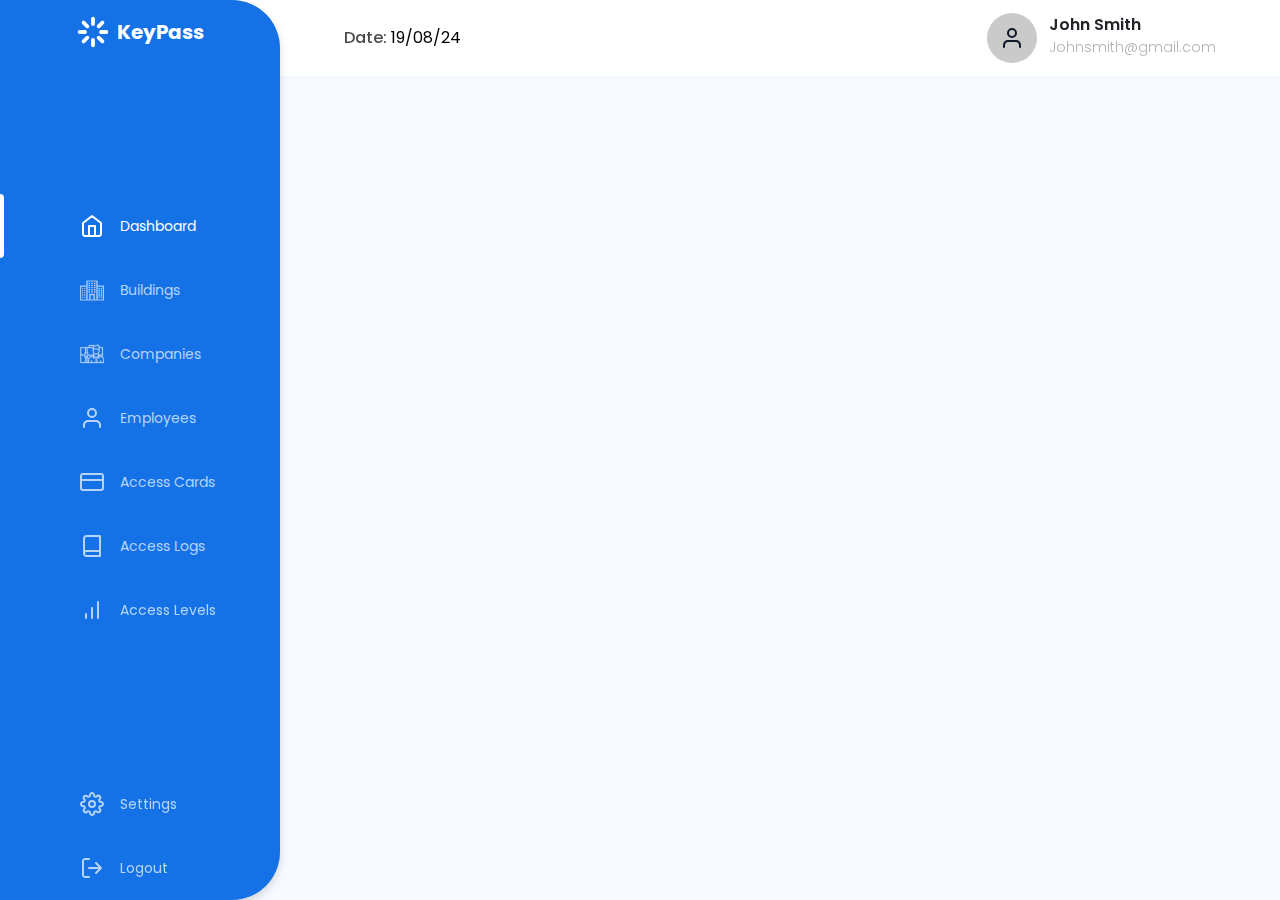
<file: dashboard template.html>
<!DOCTYPE html>
<html lang="en">

<head>
    <meta charset="UTF-8">
    <meta name="viewport" content="width=device-width, initial-scale=1.0">
    <title>KeyPass</title>
    <link href="https://cdn.jsdelivr.net/npm/bootstrap@5.3.3/dist/css/bootstrap.min.css" rel="stylesheet"
        integrity="sha384-QWTKZyjpPEjISv5WaRU9OFeRpok6YctnYmDr5pNlyT2bRjXh0JMhjY6hW+ALEwIH" crossorigin="anonymous">
    <link rel="stylesheet" href="css/index.css">
</head>
</head>

<body>
    <section class="dash-section">
        <div class="dash-side-menu">
            <div class="dash-side-menu-content">
                <div class="dash-side-menu-logo">
                    <svg viewBox="0 0 76 76" fill="none" xmlns="http://www.w3.org/2000/svg">
                        <path
                            d="M38 6.33325V18.9999M38 56.9999V69.6666M15.6116 15.6116L24.5733 24.5733M51.4266 51.4266L60.3883 60.3882M6.33331 37.9999H19M57 37.9999H69.6666M15.6116 60.3882L24.5733 51.4266M51.4266 24.5733L60.3883 15.6116"
                            stroke="white" stroke-width="9" stroke-linecap="round" stroke-linejoin="round" />
                    </svg>
                    <p>KeyPass</p>
                </div>

                <div class="dash-side-menu-center">
                    <a href="#" class="dash-side-menu-element-container active-element">
                        <div class="dash-side-menu-element-container-content">
                            <svg width="24" height="24" viewBox="0 0 24 24" fill="none"
                                xmlns="http://www.w3.org/2000/svg">
                                <path
                                    d="M9 22V12H15V22M3 9L12 2L21 9V20C21 20.5304 20.7893 21.0391 20.4142 21.4142C20.0391 21.7893 19.5304 22 19 22H5C4.46957 22 3.96086 21.7893 3.58579 21.4142C3.21071 21.0391 3 20.5304 3 20V9Z"
                                    stroke="currentColor" stroke-width="2" stroke-linecap="round"
                                    stroke-linejoin="round" />
                            </svg>
                            <span>
                                Dashboard
                            </span>
                        </div>
                    </a>

                    <a href="#" class="dash-side-menu-element-container">
                        <div class="dash-side-menu-element-container-content">
                            <svg width="24" height="21" viewBox="0 0 24 21" fill="none"
                                xmlns="http://www.w3.org/2000/svg">
                                <g clip-path="url(#clip0_8621_2636)">
                                    <path
                                        d="M2.38977 8.4023H2.8071V8.73563H2.38977V8.4023ZM4.65749 8.4023H5.02757V8.73563H4.65749V8.4023ZM2.38977 10.5172H2.75985V10.8966H2.38977V10.5172ZM4.65749 10.5172H5.07481V10.8966H4.65749V10.5172ZM2.38977 12.7241H2.75985V13.0575H2.38977V12.7241ZM4.65749 12.7241H5.07481V13.0575H4.65749V12.7241ZM2.38977 14.7931H2.75985V15.1724H2.38977V14.7931ZM4.65749 14.7931H5.07481V15.1724H4.65749V14.7931ZM2.38977 17H2.75985V17.3333H2.38977V17ZM4.65749 17H5.07481V17.3333H4.65749V17Z"
                                        fill="currentColor" stroke="currentColor" />
                                    <path
                                        d="M24 5.78736H17.4331V0.5H6.56693V5.78736H0V20.5H24V5.78736ZM6.56693 19.6724H0.803148V6.61495H6.56693L6.56693 19.6724ZM13.7008 19.7184H10.2992V14.8908H13.7008V19.7184ZM9.49606 14.0632V19.7184H7.41732V1.28161H16.5827L16.5354 19.7184H14.5512V14.0632H9.49606V14.0632ZM23.1496 19.6724H17.4331V6.61495H23.1496V19.6724Z"
                                        fill="currentColor" stroke="currentColor" stroke-width="0.4" />
                                    <mask id="path-3-inside-1_8621_2636" fill="white">
                                        <path
                                            d="M18.4724 7.9023H19.8425V9.23564H18.4724V7.9023ZM20.6929 7.9023H22.1102V9.23564H20.6929V7.9023ZM18.4252 10.0172H19.8425V11.3966H18.4252V10.0172ZM20.7401 10.0172H22.1102V11.3966H20.7401V10.0172ZM18.4252 12.2241H19.8425V13.5575H18.4252V12.2241ZM20.7401 12.2241H22.1102V13.5575H20.7401V12.2241ZM18.4252 14.2931H19.8425V15.6724H18.4252V14.2931ZM20.7401 14.2931H22.1102V15.6724H20.7401V14.2931ZM18.4252 16.5H19.8425V17.8333H18.4252V16.5ZM20.7401 16.5H22.1102V17.8333H20.7401V16.5ZM8.50391 6.98276H9.92123V8.31609H8.50391V6.98276ZM13.9842 6.98276H15.4015V8.31609H13.9842V6.98276ZM8.50391 9.0977H9.92123V10.477H8.50391V9.0977ZM14.0315 9.0977H15.4016V10.477H14.0315V9.0977ZM8.50391 11.3046H9.92123V12.6379H8.50391V11.3046ZM14.0315 11.3046H15.4016V12.6379H14.0315V11.3046ZM11.2441 6.93678H12.6614V8.31609H11.2441V6.93678ZM8.50391 4.82184H9.92123V6.15518H8.50391V4.82184ZM13.9842 4.82184H15.4015V6.15518H13.9842V4.82184ZM11.2441 4.82184H12.6614V6.15518H11.2441V4.82184ZM8.50391 2.66092H9.92123V3.99426H8.50391V2.66092ZM13.9842 2.66092H15.4015V3.99426H13.9842V2.66092ZM11.2441 2.66092H12.6614V3.99426H11.2441V2.66092ZM11.2441 9.0977H12.6614V10.431H11.2441V9.0977ZM11.2441 11.2586H12.6614V12.6379H11.2441V11.2586Z" />
                                    </mask>
                                    <path
                                        d="M18.4724 7.9023H19.8425V9.23564H18.4724V7.9023ZM20.6929 7.9023H22.1102V9.23564H20.6929V7.9023ZM18.4252 10.0172H19.8425V11.3966H18.4252V10.0172ZM20.7401 10.0172H22.1102V11.3966H20.7401V10.0172ZM18.4252 12.2241H19.8425V13.5575H18.4252V12.2241ZM20.7401 12.2241H22.1102V13.5575H20.7401V12.2241ZM18.4252 14.2931H19.8425V15.6724H18.4252V14.2931ZM20.7401 14.2931H22.1102V15.6724H20.7401V14.2931ZM18.4252 16.5H19.8425V17.8333H18.4252V16.5ZM20.7401 16.5H22.1102V17.8333H20.7401V16.5ZM8.50391 6.98276H9.92123V8.31609H8.50391V6.98276ZM13.9842 6.98276H15.4015V8.31609H13.9842V6.98276ZM8.50391 9.0977H9.92123V10.477H8.50391V9.0977ZM14.0315 9.0977H15.4016V10.477H14.0315V9.0977ZM8.50391 11.3046H9.92123V12.6379H8.50391V11.3046ZM14.0315 11.3046H15.4016V12.6379H14.0315V11.3046ZM11.2441 6.93678H12.6614V8.31609H11.2441V6.93678ZM8.50391 4.82184H9.92123V6.15518H8.50391V4.82184ZM13.9842 4.82184H15.4015V6.15518H13.9842V4.82184ZM11.2441 4.82184H12.6614V6.15518H11.2441V4.82184ZM8.50391 2.66092H9.92123V3.99426H8.50391V2.66092ZM13.9842 2.66092H15.4015V3.99426H13.9842V2.66092ZM11.2441 2.66092H12.6614V3.99426H11.2441V2.66092ZM11.2441 9.0977H12.6614V10.431H11.2441V9.0977ZM11.2441 11.2586H12.6614V12.6379H11.2441V11.2586Z"
                                        fill="currentColor" stroke="currentColor" stroke-width="2"
                                        mask="url(#path-3-inside-1_8621_2636)" />
                                </g>
                                <defs>
                                    <clipPath id="clip0_8621_2636">
                                        <rect width="24" height="20" fill="white" transform="translate(0 0.5)" />
                                    </clipPath>
                                </defs>
                            </svg>
                            <span>
                                Buildings
                            </span>
                        </div>
                    </a>

                    <a href="#" class="dash-side-menu-element-container">
                        <div class="dash-side-menu-element-container-content">
                            <svg width="24" height="24" viewBox="0 0 24 24" fill="none"
                                xmlns="http://www.w3.org/2000/svg">
                                <g clip-path="url(#clip0_8621_2647)">
                                    <path
                                        d="M17.1098 2.5785L17.0858 2.9295C17.0783 3.048 17.0198 3.1245 16.8983 3.21075C16.7828 3.29325 16.6103 3.36075 16.4535 3.375H14.7893C14.6693 3.375 14.5523 3.3915 14.4375 3.41175V3.375C14.4375 3.168 14.28 3 14.0858 3H9.09828C9.01452 3.01962 8.9402 3.06777 8.88806 3.13619C8.83592 3.20461 8.80921 3.28904 8.81252 3.375V5.25H0.660775V5.2515C0.583444 5.26699 0.513647 5.30824 0.462775 5.3685L0.440275 5.39175V5.41575C0.419681 5.45221 0.404998 5.4917 0.396775 5.53275C0.389275 5.54025 0.381775 5.54625 0.375025 5.55525C0.374097 5.57074 0.374097 5.58627 0.375025 5.60175V20.625C0.375025 20.832 0.532525 21 0.726775 21H24V17.625C24 16.7168 23.5748 15.8625 22.875 15.3045V5.625C22.877 5.57717 22.8695 5.52941 22.8528 5.48453C22.8361 5.43965 22.8107 5.39855 22.7779 5.36363C22.7452 5.32871 22.7058 5.30067 22.662 5.28116C22.6183 5.26165 22.5711 5.25106 22.5233 5.25H19.5V4.6875C19.4258 4.1175 19.2525 3.60525 18.9143 3.21075C18.576 2.817 18.0668 2.5755 17.4608 2.5785H17.1098ZM17.5785 3.375C17.9108 3.40275 18.1733 3.495 18.351 3.7035C18.5565 3.942 18.6885 4.30575 18.75 4.78125V7.0545C18.601 6.9809 18.4436 6.92574 18.2813 6.89025C17.835 6.8085 17.379 6.8235 16.9455 6.84375C16.5113 6.86175 16.0793 6.864 15.75 6.77325C15.4208 6.6825 15.171 6.54225 14.9528 6.16425C14.912 6.09181 14.849 6.03444 14.7731 6.00066C14.6972 5.96689 14.6124 5.9585 14.5313 5.97675C14.4674 5.99694 14.41 6.03354 14.3647 6.0829C14.3194 6.13226 14.2879 6.19264 14.2733 6.258C14.2868 6.207 14.2343 6.32475 14.133 6.4455C14.031 6.5655 13.8825 6.71175 13.734 6.84375C13.6515 6.918 13.5788 6.97125 13.5 7.03125V5.4375C13.5 4.701 14.07 4.125 14.7893 4.125H16.4768C16.7807 4.10329 17.0728 3.9979 17.3205 3.8205C17.454 3.72525 17.4878 3.5265 17.5785 3.375ZM9.51603 3.75H13.6215C13.3795 3.92362 13.178 4.14761 13.0308 4.40654C12.8835 4.66548 12.7942 4.95323 12.7688 5.25H9.51603V3.75ZM1.07852 6.0015H5.29728V10.5015H4.94477C4.89521 10.5012 4.84615 10.5115 4.80088 10.5316C4.75561 10.5518 4.71517 10.5814 4.68227 10.6185L4.65977 10.6418V10.6658C4.63892 10.7022 4.62398 10.7417 4.61552 10.7828C4.60802 10.7903 4.60052 10.7963 4.59377 10.8053C4.59284 10.8207 4.59284 10.8363 4.59377 10.8518V12.7268H2.74802C1.83602 12.7268 1.07778 11.8493 1.07778 10.734L1.07852 6.0015ZM6.00002 6.0015H6.70353V10.5015H6.00002V6.0015ZM7.40628 6.0015H12.75V7.5465C12.7342 7.60801 12.7342 7.6725 12.75 7.734V9C12.7522 9.77527 13.0165 10.527 13.5 11.133V12.7268H8.10903V10.875C8.11103 10.8272 8.10348 10.7794 8.0868 10.7345C8.07012 10.6896 8.04466 10.6485 8.01191 10.6136C7.97915 10.5787 7.93976 10.5507 7.89604 10.5312C7.85232 10.5117 7.80514 10.5011 7.75728 10.5H7.40628V6.0015ZM19.5 6.0015H22.1723V10.7355C22.1723 11.8508 21.4148 12.7283 20.502 12.7283H18.75V11.133C19.2336 10.527 19.4979 9.77527 19.5 9V6.0015ZM14.742 6.867C15.0045 7.122 15.249 7.41375 15.5625 7.5C16.038 7.63125 16.5225 7.6125 16.9688 7.59375C17.415 7.575 17.8313 7.56 18.141 7.617C18.4185 7.668 18.6008 7.7745 18.75 7.992V9C18.75 10.485 17.5838 11.6483 16.125 11.6483C14.6663 11.6483 13.5 10.485 13.5 9V7.9455C13.5743 7.9095 13.6373 7.851 13.7108 7.8045C13.8878 7.692 14.055 7.55925 14.2268 7.40625C14.3935 7.26087 14.5501 7.10426 14.6955 6.9375C14.7143 6.915 14.724 6.88875 14.742 6.867ZM5.29728 11.2515H7.40628V15.0015H6.70278V13.5015H6.00002V15.0015H5.29653V11.2515H5.29728ZM14.25 11.859C14.7833 12.2145 15.4365 12.399 16.125 12.399C16.8135 12.399 17.4668 12.2145 18 11.859V13.2893C17.6978 13.8548 17.43 14.4503 16.758 15.0233L16.734 15.0473L16.125 15.6098L15.5625 15.0473L15.5153 15C14.991 14.4338 14.4953 13.7633 14.25 13.125V11.859ZM1.07778 12.6818C1.50452 13.1685 2.09252 13.479 2.74802 13.479H4.59377V15.3773C4.59377 15.5843 4.75127 15.7523 4.94552 15.7523H5.29653V20.2523H1.07852V12.681L1.07778 12.6818ZM22.1715 12.6818V14.8613L19.7415 13.479H20.502C21.1575 13.479 21.7448 13.1685 22.1715 12.6818ZM8.10903 13.479H12.51L9.79728 15.024C9.32634 15.2929 8.93507 15.6818 8.66328 16.151C8.39149 16.6203 8.2489 17.1532 8.25003 17.6955V20.2515H7.40628V15.7515H7.75803C7.95228 15.7515 8.10903 15.5835 8.10978 15.3765V13.4783L8.10903 13.479ZM13.2188 13.9463L12.75 15.609V15.6563C12.6795 16.2398 13.3125 16.7318 13.8518 16.4768V16.4528L15.234 15.7733L15.75 16.266V20.25H12V18.375H11.25V20.25H9.00002V17.6955C9.00002 16.857 9.44403 16.0725 10.1723 15.6563L13.2188 13.9463ZM13.9688 13.9463C14.2088 14.3783 14.4465 14.7938 14.766 15.165L13.5233 15.7973C13.4948 15.8108 13.4925 15.8138 13.5 15.7508L13.9688 13.9463ZM19.1483 13.9928L22.125 15.7043C22.4647 15.8974 22.7476 16.1766 22.9451 16.5138C23.1425 16.851 23.2477 17.2342 23.25 17.625V20.25H21.0233V18.375H20.2733V20.25H16.5V16.2893L17.0625 15.7733L18.5393 16.4768C19.0853 16.7243 19.716 16.251 19.6403 15.6563V15.5865C19.6403 15.5865 19.4325 14.9535 19.2428 14.3205C19.206 14.2005 19.1828 14.1068 19.1483 13.9928ZM18.3983 14.1105C18.4418 14.2598 18.4688 14.4 18.516 14.5553C18.6983 15.1605 18.87 15.687 18.891 15.7508C18.897 15.8018 18.891 15.8183 18.8438 15.7958L17.5778 15.1868C17.9258 14.8065 18.2138 14.454 18.3983 14.1105ZM6.00002 15.7515H6.70353V20.2515H6.00002V15.7515ZM17.25 17.625C17.1506 17.625 17.0552 17.6645 16.9849 17.7348C16.9145 17.8052 16.875 17.9005 16.875 18C16.875 18.0995 16.9145 18.1948 16.9849 18.2652C17.0552 18.3355 17.1506 18.375 17.25 18.375C17.3495 18.375 17.4449 18.3355 17.5152 18.2652C17.5855 18.1948 17.625 18.0995 17.625 18C17.625 17.9005 17.5855 17.8052 17.5152 17.7348C17.4449 17.6645 17.3495 17.625 17.25 17.625ZM17.25 19.125C17.1506 19.125 17.0552 19.1645 16.9849 19.2348C16.9145 19.3052 16.875 19.4005 16.875 19.5C16.875 19.5995 16.9145 19.6948 16.9849 19.7652C17.0552 19.8355 17.1506 19.875 17.25 19.875C17.3495 19.875 17.4449 19.8355 17.5152 19.7652C17.5855 19.6948 17.625 19.5995 17.625 19.5C17.625 19.4005 17.5855 19.3052 17.5152 19.2348C17.4449 19.1645 17.3495 19.125 17.25 19.125Z"
                                        fill="currentColor" stroke="currentColor" stroke-width="0.3" />
                                </g>
                                <defs>
                                    <clipPath id="clip0_8621_2647">
                                        <rect width="24" height="24" fill="white" />
                                    </clipPath>
                                </defs>
                            </svg>
                            <span>
                                Companies
                            </span>
                        </div>
                    </a>

                    <a href="#" class="dash-side-menu-element-container">
                        <div class="dash-side-menu-element-container-content">
                            <svg width="24" height="24" viewBox="0 0 24 24" fill="none"
                                xmlns="http://www.w3.org/2000/svg">
                                <path
                                    d="M20 21V19C20 17.9391 19.5786 16.9217 18.8284 16.1716C18.0783 15.4214 17.0609 15 16 15H8C6.93913 15 5.92172 15.4214 5.17157 16.1716C4.42143 16.9217 4 17.9391 4 19V21M16 7C16 9.20914 14.2091 11 12 11C9.79086 11 8 9.20914 8 7C8 4.79086 9.79086 3 12 3C14.2091 3 16 4.79086 16 7Z"
                                    stroke="currentColor" stroke-width="2" stroke-linecap="round"
                                    stroke-linejoin="round" />
                            </svg>
                            <span>
                                Employees
                            </span>
                        </div>
                    </a>

                    <a href="#" class="dash-side-menu-element-container">
                        <div class="dash-side-menu-element-container-content">
                            <svg width="24" height="24" viewBox="0 0 24 24" fill="none"
                                xmlns="http://www.w3.org/2000/svg">
                                <path
                                    d="M1 10H23M3 4H21C22.1046 4 23 4.89543 23 6V18C23 19.1046 22.1046 20 21 20H3C1.89543 20 1 19.1046 1 18V6C1 4.89543 1.89543 4 3 4Z"
                                    stroke="currentColor" stroke-width="2" stroke-linecap="round"
                                    stroke-linejoin="round" />
                            </svg>
                            <span>
                                Access Cards
                            </span>
                        </div>
                    </a>

                    <a href="#" class="dash-side-menu-element-container">
                        <div class="dash-side-menu-element-container-content">
                            <svg width="24" height="24" viewBox="0 0 24 24" fill="none"
                                xmlns="http://www.w3.org/2000/svg">
                                <path
                                    d="M4 19.5C4 18.837 4.26339 18.2011 4.73223 17.7322C5.20107 17.2634 5.83696 17 6.5 17H20M4 19.5C4 20.163 4.26339 20.7989 4.73223 21.2678C5.20107 21.7366 5.83696 22 6.5 22H20V2H6.5C5.83696 2 5.20107 2.26339 4.73223 2.73223C4.26339 3.20107 4 3.83696 4 4.5V19.5Z"
                                    stroke="currentColor" stroke-width="2" stroke-linecap="round"
                                    stroke-linejoin="round" />
                            </svg>
                            <span>
                                Access Logs
                            </span>
                        </div>
                    </a>

                    <a href="#" class="dash-side-menu-element-container">
                        <div class="dash-side-menu-element-container-content">
                            <svg width="24" height="24" viewBox="0 0 24 24" fill="none"
                                xmlns="http://www.w3.org/2000/svg">
                                <path d="M12 20V10M18 20V4M6 20V16" stroke="currentColor" stroke-width="2"
                                    stroke-linecap="round" stroke-linejoin="round" />
                            </svg>

                            <span>
                                Access Levels
                            </span>
                        </div>
                    </a>
                </div>

                <div class="dash-side-menu-bottom">
                    <a href="#" class="dash-side-menu-element-container">
                        <div class="dash-side-menu-element-container-content">
                            <svg width="24" height="24" viewBox="0 0 24 24" fill="none"
                                xmlns="http://www.w3.org/2000/svg">
                                <g clip-path="url(#clip0_8626_1499)">
                                    <path
                                        d="M12 15C13.6569 15 15 13.6569 15 12C15 10.3431 13.6569 9 12 9C10.3431 9 9 10.3431 9 12C9 13.6569 10.3431 15 12 15Z"
                                        stroke="currentColor" stroke-width="2" stroke-linecap="round"
                                        stroke-linejoin="round" />
                                    <path
                                        d="M19.4 15C19.2669 15.3016 19.2272 15.6362 19.286 15.9606C19.3448 16.285 19.4995 16.5843 19.73 16.82L19.79 16.88C19.976 17.0657 20.1235 17.2863 20.2241 17.5291C20.3248 17.7719 20.3766 18.0322 20.3766 18.295C20.3766 18.5578 20.3248 18.8181 20.2241 19.0609C20.1235 19.3037 19.976 19.5243 19.79 19.71C19.6043 19.896 19.3837 20.0435 19.1409 20.1441C18.8981 20.2448 18.6378 20.2966 18.375 20.2966C18.1122 20.2966 17.8519 20.2448 17.6091 20.1441C17.3663 20.0435 17.1457 19.896 16.96 19.71L16.9 19.65C16.6643 19.4195 16.365 19.2648 16.0406 19.206C15.7162 19.1472 15.3816 19.1869 15.08 19.32C14.7842 19.4468 14.532 19.6572 14.3543 19.9255C14.1766 20.1938 14.0813 20.5082 14.08 20.83V21C14.08 21.5304 13.8693 22.0391 13.4942 22.4142C13.1191 22.7893 12.6104 23 12.08 23C11.5496 23 11.0409 22.7893 10.6658 22.4142C10.2907 22.0391 10.08 21.5304 10.08 21V20.91C10.0723 20.579 9.96512 20.258 9.77251 19.9887C9.5799 19.7194 9.31074 19.5143 9 19.4C8.69838 19.2669 8.36381 19.2272 8.03941 19.286C7.71502 19.3448 7.41568 19.4995 7.18 19.73L7.12 19.79C6.93425 19.976 6.71368 20.1235 6.47088 20.2241C6.22808 20.3248 5.96783 20.3766 5.705 20.3766C5.44217 20.3766 5.18192 20.3248 4.93912 20.2241C4.69632 20.1235 4.47575 19.976 4.29 19.79C4.10405 19.6043 3.95653 19.3837 3.85588 19.1409C3.75523 18.8981 3.70343 18.6378 3.70343 18.375C3.70343 18.1122 3.75523 17.8519 3.85588 17.6091C3.95653 17.3663 4.10405 17.1457 4.29 16.96L4.35 16.9C4.58054 16.6643 4.73519 16.365 4.794 16.0406C4.85282 15.7162 4.81312 15.3816 4.68 15.08C4.55324 14.7842 4.34276 14.532 4.07447 14.3543C3.80618 14.1766 3.49179 14.0813 3.17 14.08H3C2.46957 14.08 1.96086 13.8693 1.58579 13.4942C1.21071 13.1191 1 12.6104 1 12.08C1 11.5496 1.21071 11.0409 1.58579 10.6658C1.96086 10.2907 2.46957 10.08 3 10.08H3.09C3.42099 10.0723 3.742 9.96512 4.0113 9.77251C4.28059 9.5799 4.48572 9.31074 4.6 9C4.73312 8.69838 4.77282 8.36381 4.714 8.03941C4.65519 7.71502 4.50054 7.41568 4.27 7.18L4.21 7.12C4.02405 6.93425 3.87653 6.71368 3.77588 6.47088C3.67523 6.22808 3.62343 5.96783 3.62343 5.705C3.62343 5.44217 3.67523 5.18192 3.77588 4.93912C3.87653 4.69632 4.02405 4.47575 4.21 4.29C4.39575 4.10405 4.61632 3.95653 4.85912 3.85588C5.10192 3.75523 5.36217 3.70343 5.625 3.70343C5.88783 3.70343 6.14808 3.75523 6.39088 3.85588C6.63368 3.95653 6.85425 4.10405 7.04 4.29L7.1 4.35C7.33568 4.58054 7.63502 4.73519 7.95941 4.794C8.28381 4.85282 8.61838 4.81312 8.92 4.68H9C9.29577 4.55324 9.54802 4.34276 9.72569 4.07447C9.90337 3.80618 9.99872 3.49179 10 3.17V3C10 2.46957 10.2107 1.96086 10.5858 1.58579C10.9609 1.21071 11.4696 1 12 1C12.5304 1 13.0391 1.21071 13.4142 1.58579C13.7893 1.96086 14 2.46957 14 3V3.09C14.0013 3.41179 14.0966 3.72618 14.2743 3.99447C14.452 4.26276 14.7042 4.47324 15 4.6C15.3016 4.73312 15.6362 4.77282 15.9606 4.714C16.285 4.65519 16.5843 4.50054 16.82 4.27L16.88 4.21C17.0657 4.02405 17.2863 3.87653 17.5291 3.77588C17.7719 3.67523 18.0322 3.62343 18.295 3.62343C18.5578 3.62343 18.8181 3.67523 19.0609 3.77588C19.3037 3.87653 19.5243 4.02405 19.71 4.21C19.896 4.39575 20.0435 4.61632 20.1441 4.85912C20.2448 5.10192 20.2966 5.36217 20.2966 5.625C20.2966 5.88783 20.2448 6.14808 20.1441 6.39088C20.0435 6.63368 19.896 6.85425 19.71 7.04L19.65 7.1C19.4195 7.33568 19.2648 7.63502 19.206 7.95941C19.1472 8.28381 19.1869 8.61838 19.32 8.92V9C19.4468 9.29577 19.6572 9.54802 19.9255 9.72569C20.1938 9.90337 20.5082 9.99872 20.83 10H21C21.5304 10 22.0391 10.2107 22.4142 10.5858C22.7893 10.9609 23 11.4696 23 12C23 12.5304 22.7893 13.0391 22.4142 13.4142C22.0391 13.7893 21.5304 14 21 14H20.91C20.5882 14.0013 20.2738 14.0966 20.0055 14.2743C19.7372 14.452 19.5268 14.7042 19.4 15Z"
                                        stroke="currentColor" stroke-width="2" stroke-linecap="round"
                                        stroke-linejoin="round" />
                                </g>
                                <defs>
                                    <clipPath id="clip0_8626_1499">
                                        <rect width="24" height="24" fill="white" />
                                    </clipPath>
                                </defs>
                            </svg>
                            <span>
                                Settings
                            </span>
                        </div>
                    </a>

                    <a href="#" class="dash-side-menu-element-container">
                        <div class="dash-side-menu-element-container-content">
                            <svg width="24" height="24" viewBox="0 0 24 24" fill="none"
                                xmlns="http://www.w3.org/2000/svg">
                                <path
                                    d="M9 21H5C4.46957 21 3.96086 20.7893 3.58579 20.4142C3.21071 20.0391 3 19.5304 3 19V5C3 4.46957 3.21071 3.96086 3.58579 3.58579C3.96086 3.21071 4.46957 3 5 3H9M16 17L21 12M21 12L16 7M21 12H9"
                                    stroke="currentColor" stroke-width="2" stroke-linecap="round"
                                    stroke-linejoin="round" />
                            </svg>
                            <span>
                                Logout
                            </span>
                        </div>
                    </a>
                </div>

            </div>
        </div>

        <div class="dash-main">
            <nav class="dash-section-navbar">
                <div class="nav-date-container">
                    Date: <span>19/08/24</span>
                </div>

                <div class="profile-container">
                    <div class="profile-image">
                        <svg width="24" height="24" viewBox="0 0 24 24" fill="none" xmlns="http://www.w3.org/2000/svg">
                            <path
                                d="M20 21V19C20 17.9391 19.5786 16.9217 18.8284 16.1716C18.0783 15.4214 17.0609 15 16 15H8C6.93913 15 5.92172 15.4214 5.17157 16.1716C4.42143 16.9217 4 17.9391 4 19V21M16 7C16 9.20914 14.2091 11 12 11C9.79086 11 8 9.20914 8 7C8 4.79086 9.79086 3 12 3C14.2091 3 16 4.79086 16 7Z"
                                stroke="#101828" stroke-width="2" stroke-linecap="round" stroke-linejoin="round" />
                        </svg>
                    </div>

                    <div class="profile-text">
                        <p class="profile-name">John Smith</p>
                        <p class="profile-email">Johnsmith@gmail.com</p>
                    </div>
                </div>
            </nav>

            <div class="content-container">
                
            </div>
        </div>

    </section>

    <script src="https://cdn.jsdelivr.net/npm/bootstrap@5.3.3/dist/js/bootstrap.bundle.min.js"
        integrity="sha384-YvpcrYf0tY3lHB60NNkmXc5s9fDVZLESaAA55NDzOxhy9GkcIdslK1eN7N6jIeHz"
        crossorigin="anonymous"></script>
</body>

</html>
</file>
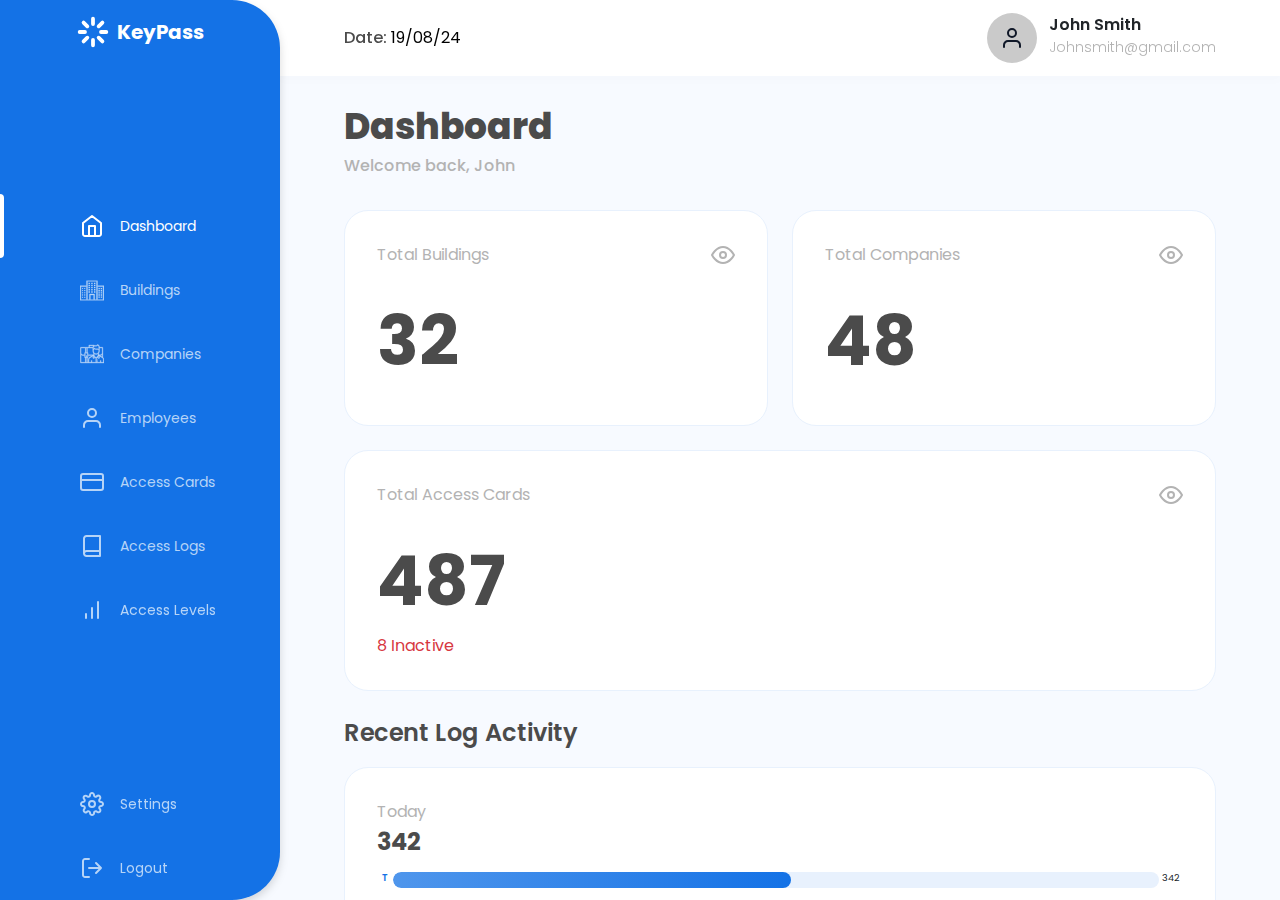
<file: dashboard.html>
<!DOCTYPE html>
<html lang="en">

<head>
    <meta charset="UTF-8">
    <meta name="viewport" content="width=device-width, initial-scale=1.0">
    <title>KeyPass</title>
    <link href="https://cdn.jsdelivr.net/npm/bootstrap@5.3.3/dist/css/bootstrap.min.css" rel="stylesheet"
        integrity="sha384-QWTKZyjpPEjISv5WaRU9OFeRpok6YctnYmDr5pNlyT2bRjXh0JMhjY6hW+ALEwIH" crossorigin="anonymous">
    <link rel="stylesheet" href="css/index.css">
</head>
</head>

<body>
    <section class="dash-section">
        <div class="dash-side-menu" id="dash-side-menu">
            <div class="dash-side-menu-content">
                <div class="dash-side-menu-logo">
                    <svg viewBox="0 0 76 76" fill="none" xmlns="http://www.w3.org/2000/svg">
                        <path
                            d="M38 6.33325V18.9999M38 56.9999V69.6666M15.6116 15.6116L24.5733 24.5733M51.4266 51.4266L60.3883 60.3882M6.33331 37.9999H19M57 37.9999H69.6666M15.6116 60.3882L24.5733 51.4266M51.4266 24.5733L60.3883 15.6116"
                            stroke="white" stroke-width="9" stroke-linecap="round" stroke-linejoin="round" />
                    </svg>
                    <p>KeyPass</p>
                </div>

                <div class="dash-side-menu-center">
                    <a href="#" class="dash-side-menu-element-container active-element">
                        <div class="dash-side-menu-element-container-content">
                            <svg width="24" height="24" viewBox="0 0 24 24" fill="none"
                                xmlns="http://www.w3.org/2000/svg">
                                <path
                                    d="M9 22V12H15V22M3 9L12 2L21 9V20C21 20.5304 20.7893 21.0391 20.4142 21.4142C20.0391 21.7893 19.5304 22 19 22H5C4.46957 22 3.96086 21.7893 3.58579 21.4142C3.21071 21.0391 3 20.5304 3 20V9Z"
                                    stroke="currentColor" stroke-width="2" stroke-linecap="round"
                                    stroke-linejoin="round" />
                            </svg>
                            <span>
                                Dashboard
                            </span>
                        </div>
                    </a>

                    <a href="#" class="dash-side-menu-element-container">
                        <div class="dash-side-menu-element-container-content">
                            <svg width="24" height="21" viewBox="0 0 24 21" fill="none"
                                xmlns="http://www.w3.org/2000/svg">
                                <g clip-path="url(#clip0_8621_2636)">
                                    <path
                                        d="M2.38977 8.4023H2.8071V8.73563H2.38977V8.4023ZM4.65749 8.4023H5.02757V8.73563H4.65749V8.4023ZM2.38977 10.5172H2.75985V10.8966H2.38977V10.5172ZM4.65749 10.5172H5.07481V10.8966H4.65749V10.5172ZM2.38977 12.7241H2.75985V13.0575H2.38977V12.7241ZM4.65749 12.7241H5.07481V13.0575H4.65749V12.7241ZM2.38977 14.7931H2.75985V15.1724H2.38977V14.7931ZM4.65749 14.7931H5.07481V15.1724H4.65749V14.7931ZM2.38977 17H2.75985V17.3333H2.38977V17ZM4.65749 17H5.07481V17.3333H4.65749V17Z"
                                        fill="currentColor" stroke="currentColor" />
                                    <path
                                        d="M24 5.78736H17.4331V0.5H6.56693V5.78736H0V20.5H24V5.78736ZM6.56693 19.6724H0.803148V6.61495H6.56693L6.56693 19.6724ZM13.7008 19.7184H10.2992V14.8908H13.7008V19.7184ZM9.49606 14.0632V19.7184H7.41732V1.28161H16.5827L16.5354 19.7184H14.5512V14.0632H9.49606V14.0632ZM23.1496 19.6724H17.4331V6.61495H23.1496V19.6724Z"
                                        fill="currentColor" stroke="currentColor" stroke-width="0.4" />
                                    <mask id="path-3-inside-1_8621_2636" fill="white">
                                        <path
                                            d="M18.4724 7.9023H19.8425V9.23564H18.4724V7.9023ZM20.6929 7.9023H22.1102V9.23564H20.6929V7.9023ZM18.4252 10.0172H19.8425V11.3966H18.4252V10.0172ZM20.7401 10.0172H22.1102V11.3966H20.7401V10.0172ZM18.4252 12.2241H19.8425V13.5575H18.4252V12.2241ZM20.7401 12.2241H22.1102V13.5575H20.7401V12.2241ZM18.4252 14.2931H19.8425V15.6724H18.4252V14.2931ZM20.7401 14.2931H22.1102V15.6724H20.7401V14.2931ZM18.4252 16.5H19.8425V17.8333H18.4252V16.5ZM20.7401 16.5H22.1102V17.8333H20.7401V16.5ZM8.50391 6.98276H9.92123V8.31609H8.50391V6.98276ZM13.9842 6.98276H15.4015V8.31609H13.9842V6.98276ZM8.50391 9.0977H9.92123V10.477H8.50391V9.0977ZM14.0315 9.0977H15.4016V10.477H14.0315V9.0977ZM8.50391 11.3046H9.92123V12.6379H8.50391V11.3046ZM14.0315 11.3046H15.4016V12.6379H14.0315V11.3046ZM11.2441 6.93678H12.6614V8.31609H11.2441V6.93678ZM8.50391 4.82184H9.92123V6.15518H8.50391V4.82184ZM13.9842 4.82184H15.4015V6.15518H13.9842V4.82184ZM11.2441 4.82184H12.6614V6.15518H11.2441V4.82184ZM8.50391 2.66092H9.92123V3.99426H8.50391V2.66092ZM13.9842 2.66092H15.4015V3.99426H13.9842V2.66092ZM11.2441 2.66092H12.6614V3.99426H11.2441V2.66092ZM11.2441 9.0977H12.6614V10.431H11.2441V9.0977ZM11.2441 11.2586H12.6614V12.6379H11.2441V11.2586Z" />
                                    </mask>
                                    <path
                                        d="M18.4724 7.9023H19.8425V9.23564H18.4724V7.9023ZM20.6929 7.9023H22.1102V9.23564H20.6929V7.9023ZM18.4252 10.0172H19.8425V11.3966H18.4252V10.0172ZM20.7401 10.0172H22.1102V11.3966H20.7401V10.0172ZM18.4252 12.2241H19.8425V13.5575H18.4252V12.2241ZM20.7401 12.2241H22.1102V13.5575H20.7401V12.2241ZM18.4252 14.2931H19.8425V15.6724H18.4252V14.2931ZM20.7401 14.2931H22.1102V15.6724H20.7401V14.2931ZM18.4252 16.5H19.8425V17.8333H18.4252V16.5ZM20.7401 16.5H22.1102V17.8333H20.7401V16.5ZM8.50391 6.98276H9.92123V8.31609H8.50391V6.98276ZM13.9842 6.98276H15.4015V8.31609H13.9842V6.98276ZM8.50391 9.0977H9.92123V10.477H8.50391V9.0977ZM14.0315 9.0977H15.4016V10.477H14.0315V9.0977ZM8.50391 11.3046H9.92123V12.6379H8.50391V11.3046ZM14.0315 11.3046H15.4016V12.6379H14.0315V11.3046ZM11.2441 6.93678H12.6614V8.31609H11.2441V6.93678ZM8.50391 4.82184H9.92123V6.15518H8.50391V4.82184ZM13.9842 4.82184H15.4015V6.15518H13.9842V4.82184ZM11.2441 4.82184H12.6614V6.15518H11.2441V4.82184ZM8.50391 2.66092H9.92123V3.99426H8.50391V2.66092ZM13.9842 2.66092H15.4015V3.99426H13.9842V2.66092ZM11.2441 2.66092H12.6614V3.99426H11.2441V2.66092ZM11.2441 9.0977H12.6614V10.431H11.2441V9.0977ZM11.2441 11.2586H12.6614V12.6379H11.2441V11.2586Z"
                                        fill="currentColor" stroke="currentColor" stroke-width="2"
                                        mask="url(#path-3-inside-1_8621_2636)" />
                                </g>
                                <defs>
                                    <clipPath id="clip0_8621_2636">
                                        <rect width="24" height="20" fill="white" transform="translate(0 0.5)" />
                                    </clipPath>
                                </defs>
                            </svg>
                            <span>
                                Buildings
                            </span>
                        </div>
                    </a>

                    <a href="#" class="dash-side-menu-element-container">
                        <div class="dash-side-menu-element-container-content">
                            <svg width="24" height="24" viewBox="0 0 24 24" fill="none"
                                xmlns="http://www.w3.org/2000/svg">
                                <g clip-path="url(#clip0_8621_2647)">
                                    <path
                                        d="M17.1098 2.5785L17.0858 2.9295C17.0783 3.048 17.0198 3.1245 16.8983 3.21075C16.7828 3.29325 16.6103 3.36075 16.4535 3.375H14.7893C14.6693 3.375 14.5523 3.3915 14.4375 3.41175V3.375C14.4375 3.168 14.28 3 14.0858 3H9.09828C9.01452 3.01962 8.9402 3.06777 8.88806 3.13619C8.83592 3.20461 8.80921 3.28904 8.81252 3.375V5.25H0.660775V5.2515C0.583444 5.26699 0.513647 5.30824 0.462775 5.3685L0.440275 5.39175V5.41575C0.419681 5.45221 0.404998 5.4917 0.396775 5.53275C0.389275 5.54025 0.381775 5.54625 0.375025 5.55525C0.374097 5.57074 0.374097 5.58627 0.375025 5.60175V20.625C0.375025 20.832 0.532525 21 0.726775 21H24V17.625C24 16.7168 23.5748 15.8625 22.875 15.3045V5.625C22.877 5.57717 22.8695 5.52941 22.8528 5.48453C22.8361 5.43965 22.8107 5.39855 22.7779 5.36363C22.7452 5.32871 22.7058 5.30067 22.662 5.28116C22.6183 5.26165 22.5711 5.25106 22.5233 5.25H19.5V4.6875C19.4258 4.1175 19.2525 3.60525 18.9143 3.21075C18.576 2.817 18.0668 2.5755 17.4608 2.5785H17.1098ZM17.5785 3.375C17.9108 3.40275 18.1733 3.495 18.351 3.7035C18.5565 3.942 18.6885 4.30575 18.75 4.78125V7.0545C18.601 6.9809 18.4436 6.92574 18.2813 6.89025C17.835 6.8085 17.379 6.8235 16.9455 6.84375C16.5113 6.86175 16.0793 6.864 15.75 6.77325C15.4208 6.6825 15.171 6.54225 14.9528 6.16425C14.912 6.09181 14.849 6.03444 14.7731 6.00066C14.6972 5.96689 14.6124 5.9585 14.5313 5.97675C14.4674 5.99694 14.41 6.03354 14.3647 6.0829C14.3194 6.13226 14.2879 6.19264 14.2733 6.258C14.2868 6.207 14.2343 6.32475 14.133 6.4455C14.031 6.5655 13.8825 6.71175 13.734 6.84375C13.6515 6.918 13.5788 6.97125 13.5 7.03125V5.4375C13.5 4.701 14.07 4.125 14.7893 4.125H16.4768C16.7807 4.10329 17.0728 3.9979 17.3205 3.8205C17.454 3.72525 17.4878 3.5265 17.5785 3.375ZM9.51603 3.75H13.6215C13.3795 3.92362 13.178 4.14761 13.0308 4.40654C12.8835 4.66548 12.7942 4.95323 12.7688 5.25H9.51603V3.75ZM1.07852 6.0015H5.29728V10.5015H4.94477C4.89521 10.5012 4.84615 10.5115 4.80088 10.5316C4.75561 10.5518 4.71517 10.5814 4.68227 10.6185L4.65977 10.6418V10.6658C4.63892 10.7022 4.62398 10.7417 4.61552 10.7828C4.60802 10.7903 4.60052 10.7963 4.59377 10.8053C4.59284 10.8207 4.59284 10.8363 4.59377 10.8518V12.7268H2.74802C1.83602 12.7268 1.07778 11.8493 1.07778 10.734L1.07852 6.0015ZM6.00002 6.0015H6.70353V10.5015H6.00002V6.0015ZM7.40628 6.0015H12.75V7.5465C12.7342 7.60801 12.7342 7.6725 12.75 7.734V9C12.7522 9.77527 13.0165 10.527 13.5 11.133V12.7268H8.10903V10.875C8.11103 10.8272 8.10348 10.7794 8.0868 10.7345C8.07012 10.6896 8.04466 10.6485 8.01191 10.6136C7.97915 10.5787 7.93976 10.5507 7.89604 10.5312C7.85232 10.5117 7.80514 10.5011 7.75728 10.5H7.40628V6.0015ZM19.5 6.0015H22.1723V10.7355C22.1723 11.8508 21.4148 12.7283 20.502 12.7283H18.75V11.133C19.2336 10.527 19.4979 9.77527 19.5 9V6.0015ZM14.742 6.867C15.0045 7.122 15.249 7.41375 15.5625 7.5C16.038 7.63125 16.5225 7.6125 16.9688 7.59375C17.415 7.575 17.8313 7.56 18.141 7.617C18.4185 7.668 18.6008 7.7745 18.75 7.992V9C18.75 10.485 17.5838 11.6483 16.125 11.6483C14.6663 11.6483 13.5 10.485 13.5 9V7.9455C13.5743 7.9095 13.6373 7.851 13.7108 7.8045C13.8878 7.692 14.055 7.55925 14.2268 7.40625C14.3935 7.26087 14.5501 7.10426 14.6955 6.9375C14.7143 6.915 14.724 6.88875 14.742 6.867ZM5.29728 11.2515H7.40628V15.0015H6.70278V13.5015H6.00002V15.0015H5.29653V11.2515H5.29728ZM14.25 11.859C14.7833 12.2145 15.4365 12.399 16.125 12.399C16.8135 12.399 17.4668 12.2145 18 11.859V13.2893C17.6978 13.8548 17.43 14.4503 16.758 15.0233L16.734 15.0473L16.125 15.6098L15.5625 15.0473L15.5153 15C14.991 14.4338 14.4953 13.7633 14.25 13.125V11.859ZM1.07778 12.6818C1.50452 13.1685 2.09252 13.479 2.74802 13.479H4.59377V15.3773C4.59377 15.5843 4.75127 15.7523 4.94552 15.7523H5.29653V20.2523H1.07852V12.681L1.07778 12.6818ZM22.1715 12.6818V14.8613L19.7415 13.479H20.502C21.1575 13.479 21.7448 13.1685 22.1715 12.6818ZM8.10903 13.479H12.51L9.79728 15.024C9.32634 15.2929 8.93507 15.6818 8.66328 16.151C8.39149 16.6203 8.2489 17.1532 8.25003 17.6955V20.2515H7.40628V15.7515H7.75803C7.95228 15.7515 8.10903 15.5835 8.10978 15.3765V13.4783L8.10903 13.479ZM13.2188 13.9463L12.75 15.609V15.6563C12.6795 16.2398 13.3125 16.7318 13.8518 16.4768V16.4528L15.234 15.7733L15.75 16.266V20.25H12V18.375H11.25V20.25H9.00002V17.6955C9.00002 16.857 9.44403 16.0725 10.1723 15.6563L13.2188 13.9463ZM13.9688 13.9463C14.2088 14.3783 14.4465 14.7938 14.766 15.165L13.5233 15.7973C13.4948 15.8108 13.4925 15.8138 13.5 15.7508L13.9688 13.9463ZM19.1483 13.9928L22.125 15.7043C22.4647 15.8974 22.7476 16.1766 22.9451 16.5138C23.1425 16.851 23.2477 17.2342 23.25 17.625V20.25H21.0233V18.375H20.2733V20.25H16.5V16.2893L17.0625 15.7733L18.5393 16.4768C19.0853 16.7243 19.716 16.251 19.6403 15.6563V15.5865C19.6403 15.5865 19.4325 14.9535 19.2428 14.3205C19.206 14.2005 19.1828 14.1068 19.1483 13.9928ZM18.3983 14.1105C18.4418 14.2598 18.4688 14.4 18.516 14.5553C18.6983 15.1605 18.87 15.687 18.891 15.7508C18.897 15.8018 18.891 15.8183 18.8438 15.7958L17.5778 15.1868C17.9258 14.8065 18.2138 14.454 18.3983 14.1105ZM6.00002 15.7515H6.70353V20.2515H6.00002V15.7515ZM17.25 17.625C17.1506 17.625 17.0552 17.6645 16.9849 17.7348C16.9145 17.8052 16.875 17.9005 16.875 18C16.875 18.0995 16.9145 18.1948 16.9849 18.2652C17.0552 18.3355 17.1506 18.375 17.25 18.375C17.3495 18.375 17.4449 18.3355 17.5152 18.2652C17.5855 18.1948 17.625 18.0995 17.625 18C17.625 17.9005 17.5855 17.8052 17.5152 17.7348C17.4449 17.6645 17.3495 17.625 17.25 17.625ZM17.25 19.125C17.1506 19.125 17.0552 19.1645 16.9849 19.2348C16.9145 19.3052 16.875 19.4005 16.875 19.5C16.875 19.5995 16.9145 19.6948 16.9849 19.7652C17.0552 19.8355 17.1506 19.875 17.25 19.875C17.3495 19.875 17.4449 19.8355 17.5152 19.7652C17.5855 19.6948 17.625 19.5995 17.625 19.5C17.625 19.4005 17.5855 19.3052 17.5152 19.2348C17.4449 19.1645 17.3495 19.125 17.25 19.125Z"
                                        fill="currentColor" stroke="currentColor" stroke-width="0.3" />
                                </g>
                                <defs>
                                    <clipPath id="clip0_8621_2647">
                                        <rect width="24" height="24" fill="white" />
                                    </clipPath>
                                </defs>
                            </svg>
                            <span>
                                Companies
                            </span>
                        </div>
                    </a>

                    <a href="#" class="dash-side-menu-element-container">
                        <div class="dash-side-menu-element-container-content">
                            <svg width="24" height="24" viewBox="0 0 24 24" fill="none"
                                xmlns="http://www.w3.org/2000/svg">
                                <path
                                    d="M20 21V19C20 17.9391 19.5786 16.9217 18.8284 16.1716C18.0783 15.4214 17.0609 15 16 15H8C6.93913 15 5.92172 15.4214 5.17157 16.1716C4.42143 16.9217 4 17.9391 4 19V21M16 7C16 9.20914 14.2091 11 12 11C9.79086 11 8 9.20914 8 7C8 4.79086 9.79086 3 12 3C14.2091 3 16 4.79086 16 7Z"
                                    stroke="currentColor" stroke-width="2" stroke-linecap="round"
                                    stroke-linejoin="round" />
                            </svg>
                            <span>
                                Employees
                            </span>
                        </div>
                    </a>

                    <a href="#" class="dash-side-menu-element-container">
                        <div class="dash-side-menu-element-container-content">
                            <svg width="24" height="24" viewBox="0 0 24 24" fill="none"
                                xmlns="http://www.w3.org/2000/svg">
                                <path
                                    d="M1 10H23M3 4H21C22.1046 4 23 4.89543 23 6V18C23 19.1046 22.1046 20 21 20H3C1.89543 20 1 19.1046 1 18V6C1 4.89543 1.89543 4 3 4Z"
                                    stroke="currentColor" stroke-width="2" stroke-linecap="round"
                                    stroke-linejoin="round" />
                            </svg>
                            <span>
                                Access Cards
                            </span>
                        </div>
                    </a>

                    <a href="#" class="dash-side-menu-element-container">
                        <div class="dash-side-menu-element-container-content">
                            <svg width="24" height="24" viewBox="0 0 24 24" fill="none"
                                xmlns="http://www.w3.org/2000/svg">
                                <path
                                    d="M4 19.5C4 18.837 4.26339 18.2011 4.73223 17.7322C5.20107 17.2634 5.83696 17 6.5 17H20M4 19.5C4 20.163 4.26339 20.7989 4.73223 21.2678C5.20107 21.7366 5.83696 22 6.5 22H20V2H6.5C5.83696 2 5.20107 2.26339 4.73223 2.73223C4.26339 3.20107 4 3.83696 4 4.5V19.5Z"
                                    stroke="currentColor" stroke-width="2" stroke-linecap="round"
                                    stroke-linejoin="round" />
                            </svg>
                            <span>
                                Access Logs
                            </span>
                        </div>
                    </a>

                    <a href="#" class="dash-side-menu-element-container">
                        <div class="dash-side-menu-element-container-content">
                            <svg width="24" height="24" viewBox="0 0 24 24" fill="none"
                                xmlns="http://www.w3.org/2000/svg">
                                <path d="M12 20V10M18 20V4M6 20V16" stroke="currentColor" stroke-width="2"
                                    stroke-linecap="round" stroke-linejoin="round" />
                            </svg>

                            <span>
                                Access Levels
                            </span>
                        </div>
                    </a>
                </div>

                <div class="dash-side-menu-bottom">
                    <a href="#" class="dash-side-menu-element-container">
                        <div class="dash-side-menu-element-container-content">
                            <svg width="24" height="24" viewBox="0 0 24 24" fill="none"
                                xmlns="http://www.w3.org/2000/svg">
                                <g clip-path="url(#clip0_8626_1499)">
                                    <path
                                        d="M12 15C13.6569 15 15 13.6569 15 12C15 10.3431 13.6569 9 12 9C10.3431 9 9 10.3431 9 12C9 13.6569 10.3431 15 12 15Z"
                                        stroke="currentColor" stroke-width="2" stroke-linecap="round"
                                        stroke-linejoin="round" />
                                    <path
                                        d="M19.4 15C19.2669 15.3016 19.2272 15.6362 19.286 15.9606C19.3448 16.285 19.4995 16.5843 19.73 16.82L19.79 16.88C19.976 17.0657 20.1235 17.2863 20.2241 17.5291C20.3248 17.7719 20.3766 18.0322 20.3766 18.295C20.3766 18.5578 20.3248 18.8181 20.2241 19.0609C20.1235 19.3037 19.976 19.5243 19.79 19.71C19.6043 19.896 19.3837 20.0435 19.1409 20.1441C18.8981 20.2448 18.6378 20.2966 18.375 20.2966C18.1122 20.2966 17.8519 20.2448 17.6091 20.1441C17.3663 20.0435 17.1457 19.896 16.96 19.71L16.9 19.65C16.6643 19.4195 16.365 19.2648 16.0406 19.206C15.7162 19.1472 15.3816 19.1869 15.08 19.32C14.7842 19.4468 14.532 19.6572 14.3543 19.9255C14.1766 20.1938 14.0813 20.5082 14.08 20.83V21C14.08 21.5304 13.8693 22.0391 13.4942 22.4142C13.1191 22.7893 12.6104 23 12.08 23C11.5496 23 11.0409 22.7893 10.6658 22.4142C10.2907 22.0391 10.08 21.5304 10.08 21V20.91C10.0723 20.579 9.96512 20.258 9.77251 19.9887C9.5799 19.7194 9.31074 19.5143 9 19.4C8.69838 19.2669 8.36381 19.2272 8.03941 19.286C7.71502 19.3448 7.41568 19.4995 7.18 19.73L7.12 19.79C6.93425 19.976 6.71368 20.1235 6.47088 20.2241C6.22808 20.3248 5.96783 20.3766 5.705 20.3766C5.44217 20.3766 5.18192 20.3248 4.93912 20.2241C4.69632 20.1235 4.47575 19.976 4.29 19.79C4.10405 19.6043 3.95653 19.3837 3.85588 19.1409C3.75523 18.8981 3.70343 18.6378 3.70343 18.375C3.70343 18.1122 3.75523 17.8519 3.85588 17.6091C3.95653 17.3663 4.10405 17.1457 4.29 16.96L4.35 16.9C4.58054 16.6643 4.73519 16.365 4.794 16.0406C4.85282 15.7162 4.81312 15.3816 4.68 15.08C4.55324 14.7842 4.34276 14.532 4.07447 14.3543C3.80618 14.1766 3.49179 14.0813 3.17 14.08H3C2.46957 14.08 1.96086 13.8693 1.58579 13.4942C1.21071 13.1191 1 12.6104 1 12.08C1 11.5496 1.21071 11.0409 1.58579 10.6658C1.96086 10.2907 2.46957 10.08 3 10.08H3.09C3.42099 10.0723 3.742 9.96512 4.0113 9.77251C4.28059 9.5799 4.48572 9.31074 4.6 9C4.73312 8.69838 4.77282 8.36381 4.714 8.03941C4.65519 7.71502 4.50054 7.41568 4.27 7.18L4.21 7.12C4.02405 6.93425 3.87653 6.71368 3.77588 6.47088C3.67523 6.22808 3.62343 5.96783 3.62343 5.705C3.62343 5.44217 3.67523 5.18192 3.77588 4.93912C3.87653 4.69632 4.02405 4.47575 4.21 4.29C4.39575 4.10405 4.61632 3.95653 4.85912 3.85588C5.10192 3.75523 5.36217 3.70343 5.625 3.70343C5.88783 3.70343 6.14808 3.75523 6.39088 3.85588C6.63368 3.95653 6.85425 4.10405 7.04 4.29L7.1 4.35C7.33568 4.58054 7.63502 4.73519 7.95941 4.794C8.28381 4.85282 8.61838 4.81312 8.92 4.68H9C9.29577 4.55324 9.54802 4.34276 9.72569 4.07447C9.90337 3.80618 9.99872 3.49179 10 3.17V3C10 2.46957 10.2107 1.96086 10.5858 1.58579C10.9609 1.21071 11.4696 1 12 1C12.5304 1 13.0391 1.21071 13.4142 1.58579C13.7893 1.96086 14 2.46957 14 3V3.09C14.0013 3.41179 14.0966 3.72618 14.2743 3.99447C14.452 4.26276 14.7042 4.47324 15 4.6C15.3016 4.73312 15.6362 4.77282 15.9606 4.714C16.285 4.65519 16.5843 4.50054 16.82 4.27L16.88 4.21C17.0657 4.02405 17.2863 3.87653 17.5291 3.77588C17.7719 3.67523 18.0322 3.62343 18.295 3.62343C18.5578 3.62343 18.8181 3.67523 19.0609 3.77588C19.3037 3.87653 19.5243 4.02405 19.71 4.21C19.896 4.39575 20.0435 4.61632 20.1441 4.85912C20.2448 5.10192 20.2966 5.36217 20.2966 5.625C20.2966 5.88783 20.2448 6.14808 20.1441 6.39088C20.0435 6.63368 19.896 6.85425 19.71 7.04L19.65 7.1C19.4195 7.33568 19.2648 7.63502 19.206 7.95941C19.1472 8.28381 19.1869 8.61838 19.32 8.92V9C19.4468 9.29577 19.6572 9.54802 19.9255 9.72569C20.1938 9.90337 20.5082 9.99872 20.83 10H21C21.5304 10 22.0391 10.2107 22.4142 10.5858C22.7893 10.9609 23 11.4696 23 12C23 12.5304 22.7893 13.0391 22.4142 13.4142C22.0391 13.7893 21.5304 14 21 14H20.91C20.5882 14.0013 20.2738 14.0966 20.0055 14.2743C19.7372 14.452 19.5268 14.7042 19.4 15Z"
                                        stroke="currentColor" stroke-width="2" stroke-linecap="round"
                                        stroke-linejoin="round" />
                                </g>
                                <defs>
                                    <clipPath id="clip0_8626_1499">
                                        <rect width="24" height="24" fill="white" />
                                    </clipPath>
                                </defs>
                            </svg>
                            <span>
                                Settings
                            </span>
                        </div>
                    </a>

                    <a href="#" class="dash-side-menu-element-container">
                        <div class="dash-side-menu-element-container-content">
                            <svg width="24" height="24" viewBox="0 0 24 24" fill="none"
                                xmlns="http://www.w3.org/2000/svg">
                                <path
                                    d="M9 21H5C4.46957 21 3.96086 20.7893 3.58579 20.4142C3.21071 20.0391 3 19.5304 3 19V5C3 4.46957 3.21071 3.96086 3.58579 3.58579C3.96086 3.21071 4.46957 3 5 3H9M16 17L21 12M21 12L16 7M21 12H9"
                                    stroke="currentColor" stroke-width="2" stroke-linecap="round"
                                    stroke-linejoin="round" />
                            </svg>
                            <span>
                                Logout
                            </span>
                        </div>
                    </a>
                </div>

            </div>
        </div>

        <div class="dash-main">
            <nav class="dash-section-navbar">
                <div class="nav-date-container">
                    Date: <span>19/08/24</span>
                </div>

                <!-- <svg onclick="toggleSidebar()" width="24" height="24" viewBox="0 0 24 24" fill="none"
                    xmlns="http://www.w3.org/2000/svg">
                    <path d="M3 12H21M3 6H21M3 18H21" stroke="#101828" stroke-width="2" stroke-linecap="round"
                        stroke-linejoin="round" />
                </svg> -->

                <div class="profile-container">
                    <div class="profile-image">
                        <svg width="24" height="24" viewBox="0 0 24 24" fill="none" xmlns="http://www.w3.org/2000/svg">
                            <path
                                d="M20 21V19C20 17.9391 19.5786 16.9217 18.8284 16.1716C18.0783 15.4214 17.0609 15 16 15H8C6.93913 15 5.92172 15.4214 5.17157 16.1716C4.42143 16.9217 4 17.9391 4 19V21M16 7C16 9.20914 14.2091 11 12 11C9.79086 11 8 9.20914 8 7C8 4.79086 9.79086 3 12 3C14.2091 3 16 4.79086 16 7Z"
                                stroke="#101828" stroke-width="2" stroke-linecap="round" stroke-linejoin="round" />
                        </svg>
                    </div>

                    <div class="profile-text">
                        <p class="profile-name">John Smith</p>
                        <p class="profile-email">Johnsmith@gmail.com</p>
                    </div>
                </div>
            </nav>

            <div class="content-container">
                <div class="dashboard-content">
                    <div class="dashboard-content-top">
                        <p class="dashboard-content-top-heading">Dashboard</p>
                        <p class="dashboard-content-top-subheading">Welcome back, John</p>
                    </div>
                    <div class="dashboard-content-center row gap-4">
                        <div class="card col-12 col-md-6 col-lg-4">
                            <div class="card-body">
                                <div class="card-body-header">
                                    <p>Total Buildings</p>
                                    <svg width="24" height="24" viewBox="0 0 24 24" fill="none"
                                        xmlns="http://www.w3.org/2000/svg">
                                        <path d="M1 12C1 12 5 4 12 4C19 4 23 12 23 12C23 12 19 20 12 20C5 20 1 12 1 12Z"
                                            stroke="#B3B3B3" stroke-width="2" stroke-linecap="round"
                                            stroke-linejoin="round" />
                                        <path
                                            d="M12 15C13.6569 15 15 13.6569 15 12C15 10.3431 13.6569 9 12 9C10.3431 9 9 10.3431 9 12C9 13.6569 10.3431 15 12 15Z"
                                            stroke="#B3B3B3" stroke-width="2" stroke-linecap="round"
                                            stroke-linejoin="round" />
                                    </svg>
                                </div>
                                <p class="card-body-content">32</p>
                            </div>
                        </div>

                        <div class="card col-12 col-md-6 col-lg-4">
                            <div class="card-body">
                                <div class="card-body-header">
                                    <p>Total Companies</p>
                                    <svg width="24" height="24" viewBox="0 0 24 24" fill="none"
                                        xmlns="http://www.w3.org/2000/svg">
                                        <path d="M1 12C1 12 5 4 12 4C19 4 23 12 23 12C23 12 19 20 12 20C5 20 1 12 1 12Z"
                                            stroke="#B3B3B3" stroke-width="2" stroke-linecap="round"
                                            stroke-linejoin="round" />
                                        <path
                                            d="M12 15C13.6569 15 15 13.6569 15 12C15 10.3431 13.6569 9 12 9C10.3431 9 9 10.3431 9 12C9 13.6569 10.3431 15 12 15Z"
                                            stroke="#B3B3B3" stroke-width="2" stroke-linecap="round"
                                            stroke-linejoin="round" />
                                    </svg>
                                </div>
                                <p class="card-body-content">48</p>
                            </div>
                        </div>

                        <div class="card col-12 col-md-6 col-lg-4">
                            <div class="card-body">
                                <div class="card-body-header">
                                    <p>Total Access Cards</p>
                                    <svg width="24" height="24" viewBox="0 0 24 24" fill="none"
                                        xmlns="http://www.w3.org/2000/svg">
                                        <path d="M1 12C1 12 5 4 12 4C19 4 23 12 23 12C23 12 19 20 12 20C5 20 1 12 1 12Z"
                                            stroke="#B3B3B3" stroke-width="2" stroke-linecap="round"
                                            stroke-linejoin="round" />
                                        <path
                                            d="M12 15C13.6569 15 15 13.6569 15 12C15 10.3431 13.6569 9 12 9C10.3431 9 9 10.3431 9 12C9 13.6569 10.3431 15 12 15Z"
                                            stroke="#B3B3B3" stroke-width="2" stroke-linecap="round"
                                            stroke-linejoin="round" />
                                    </svg>
                                </div>
                                <p class="card-body-content">487</p>
                                <p class="card-body-sub-content"><span>8</span> Inactive</p>
                            </div>
                        </div>

                    </div>
                    <div class="dashboard-content-bottom">
                        <p class="dashboard-content-bottom-header">Recent Log Activity</p>
                        <div class="dashboard-content-bottom-container">
                            <div class="card bar-chart-card col-12">
                                <div class="card-body">
                                    <div class="card-body-header">
                                        <p>Today</p>
                                    </div>
                                    <p class="card-body-today-count">342</p>
                                    <div class="card-body-bar-chart-container">
                                        <div class="progress-container">
                                            <span class="progress-container-today">T</span>
                                            <div class="progress">
                                                <div class="progress-bar" style="width: 52%"></div>
                                            </div>
                                            <span class="progress-container-count">342</span>
                                        </div>
                                        <div class="progress-container">
                                            <span class="progress-container-date">18</span>
                                            <div class="progress">
                                                <div class="progress-bar" style="width: 62%"></div>
                                            </div>
                                            <span class="progress-container-count">368</span>
                                        </div>
                                        <div class="progress-container">
                                            <span class="progress-container-date">17</span>
                                            <div class="progress">
                                                <div class="progress-bar" style="width: 45%"></div>
                                            </div>
                                            <span class="progress-container-count">310</span>
                                        </div>
                                        <div class="progress-container">
                                            <span class="progress-container-date">16</span>
                                            <div class="progress">
                                                <div class="progress-bar" style="width: 50%"></div>
                                            </div>
                                            <span class="progress-container-count">322</span>
                                        </div>
                                        <div class="progress-container">
                                            <span class="progress-container-date">15</span>
                                            <div class="progress">
                                                <div class="progress-bar" style="width: 75%"></div>
                                            </div>
                                            <span class="progress-container-count">372</span>
                                        </div>
                                    </div>
                                </div>
                            </div>
                        </div>
                    </div>
                </div>
            </div>
        </div>

    </section>

    <script>
        function toggleSidebar() {
            const sideMenu = document.getElementById("dash-side-menu")

            sideMenu.style.display = sideMenu.style.display === "none" ? "block" : "none"
        }
    </script>

    <script src="https://cdn.jsdelivr.net/npm/bootstrap@5.3.3/dist/js/bootstrap.bundle.min.js"
        integrity="sha384-YvpcrYf0tY3lHB60NNkmXc5s9fDVZLESaAA55NDzOxhy9GkcIdslK1eN7N6jIeHz"
        crossorigin="anonymous"></script>
</body>

</html>
</file>
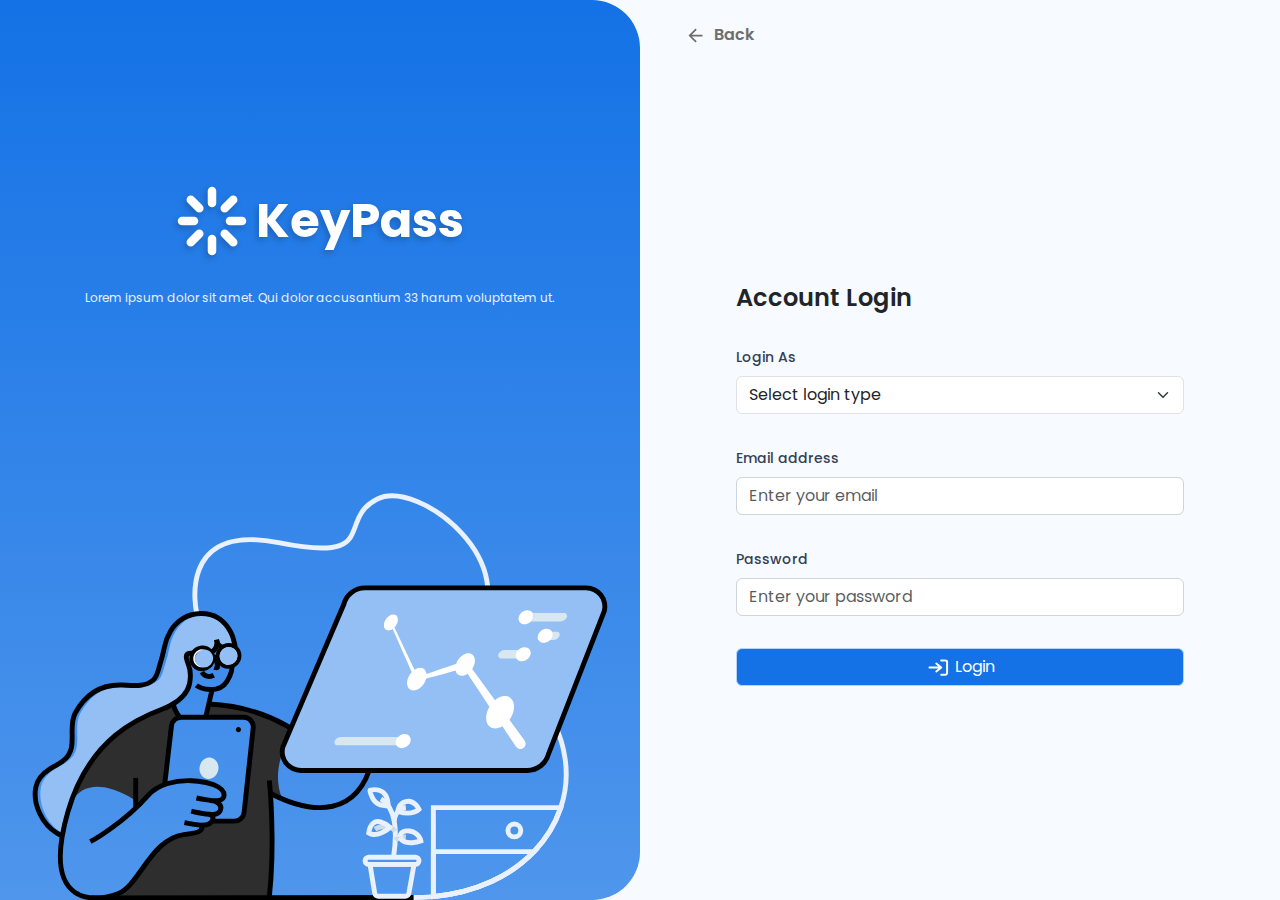
<file: login.html>
<!DOCTYPE html>
<html lang="en">

<head>
    <meta charset="UTF-8">
    <meta name="viewport" content="width=device-width, initial-scale=1.0">
    <title>KeyPass</title>
    <link href="https://cdn.jsdelivr.net/npm/bootstrap@5.3.3/dist/css/bootstrap.min.css" rel="stylesheet"
        integrity="sha384-QWTKZyjpPEjISv5WaRU9OFeRpok6YctnYmDr5pNlyT2bRjXh0JMhjY6hW+ALEwIH" crossorigin="anonymous">
    <link rel="stylesheet" href="css/index.css">
</head>
</head>

<body>
    <section class="login-section">
        <div class="login-side-menu">
            <div class="login-side-menu-content">
                <div class="login-side-menu-logo">
                    <svg viewBox="0 0 76 76" fill="none" xmlns="http://www.w3.org/2000/svg">
                        <path
                            d="M38 6.33325V18.9999M38 56.9999V69.6666M15.6116 15.6116L24.5733 24.5733M51.4266 51.4266L60.3883 60.3882M6.33331 37.9999H19M57 37.9999H69.6666M15.6116 60.3882L24.5733 51.4266M51.4266 24.5733L60.3883 15.6116"
                            stroke="white" stroke-width="9" stroke-linecap="round" stroke-linejoin="round" />
                    </svg>
                    <p>KeyPass</p>
                </div>
                <p class="login-side-menu-text">Lorem ipsum dolor sit amet. Qui dolor accusantium 33 harum voluptatem
                    ut.</p>
            </div>

            <svg class="login-side-menu-vector" viewBox="0 0 566 400" fill="none" xmlns="http://www.w3.org/2000/svg">
                <path
                    d="M374.869 397.518C381.562 397.518 388.07 397.22 394.394 396.623C437.088 392.685 470.844 375.854 493.292 352.355C505.167 340.107 514.146 325.355 519.572 309.182C524.681 293.871 526.172 277.583 523.926 261.599C508.413 151.418 378.129 204.997 432.747 137.983C487.364 70.9684 380.443 -14.2642 339.415 5.90723C298.388 26.0787 343.633 69.2206 242.247 48.8252C140.861 28.4299 161.841 118.041 161.841 118.041"
                    stroke="#E8F1FD" stroke-width="4.82" stroke-miterlimit="10" />
                <path
                    d="M101.905 302.426C101.905 302.426 55.4724 269.131 37.5464 305.953C37.5464 305.953 56.3992 239.138 120.702 215.241C120.702 215.241 139.082 205.015 139.89 211.192C140.699 217.368 146.029 220.522 148.362 220.447C150.694 220.372 170.387 221.604 171.071 218.662C171.755 215.72 170.449 206.906 180.215 206.844C189.98 206.782 242.968 219.8 258.12 233.559C258.12 233.559 231.747 265.399 245.848 300.504L233.968 297.625C233.968 297.625 241.295 361.069 231.306 397.972H58.7628C58.7628 397.972 76.0109 400.143 93.7006 387.522L119.389 354.556C119.389 354.556 130.654 337.489 153.668 335.05C153.668 335.05 166.767 333.62 166.642 327.394C166.518 321.167 171.363 331.381 177.838 322.38C178.628 322.38 194.365 323.288 194.365 323.288C194.365 323.288 206.183 324.395 208.404 313.846C210.624 303.297 218.81 229.254 215.868 224.807C212.926 220.36 211.8 220.304 186.969 220.453C162.139 220.602 140.319 215.651 137.16 228.004C134 240.357 130.349 287.163 130.349 287.163C130.349 287.163 116.354 290.826 105.693 305.984C105.73 305.978 101.905 313.367 101.905 302.426Z"
                    fill="#2E2E2E" />
                <path d="M101.905 279.941V309.087" stroke="black" stroke-width="4.82" stroke-miterlimit="10" />
                <path
                    d="M233.172 294.515C260.571 309.07 336.293 338.808 338.98 224.428C338.98 224.428 335.721 194.392 344.217 190.473C352.714 186.555 366.416 174.146 348.77 144.103L360.284 132.615C361.839 131.014 362.695 128.86 362.663 126.628C362.631 124.396 361.714 122.269 360.112 120.713C358.511 119.157 356.358 118.301 354.126 118.333C351.894 118.365 349.766 119.283 348.211 120.884L325.327 145.142C325.327 145.142 322.012 138.922 316.134 142.163C310.256 145.403 288.698 159.156 298.488 187.873L273.023 261.021"
                    stroke="black" stroke-width="4.82" stroke-miterlimit="10" />
                <path d="M325.296 145.127C325.296 145.127 331.398 154.413 318.41 163.905" stroke="black"
                    stroke-width="4.82" stroke-miterlimit="10" />
                <path
                    d="M352.527 151.318C352.527 151.318 356.328 163.254 340.995 170.954C335.571 173.679 329.619 167.944 332.182 162.439C332.225 162.358 332.262 162.271 332.306 162.184"
                    stroke="black" stroke-width="4.82" stroke-miterlimit="10" />
                <path
                    d="M357.167 166.058C357.167 166.058 353.815 177.715 344.64 178.275C336.523 178.766 337.885 170.487 337.885 170.487"
                    stroke="black" stroke-width="4.82" stroke-miterlimit="10" />
                <path
                    d="M200.212 158.758C199.59 158.919 199.198 158.403 198.619 158.502C190.303 156.985 184.121 150.417 183.424 147.257C183.66 148.98 186.82 148.806 186.285 150.566C186.186 150.902 185.987 150.771 185.825 151.094C185.564 151.716 185.57 150.864 185.203 151.424C183.163 148.407 181.981 146.908 181.62 145.248C181.865 147.03 181.721 148.845 181.197 150.566C181.101 150.902 180.975 151.229 180.818 151.542C179.574 154.478 176.98 156.96 172.645 157.576C171.558 157.713 170.46 157.749 169.367 157.681C166.257 157.501 163.57 157.321 161.281 157.221C153.63 156.879 150.887 157.458 151.746 162.396C152.219 164.63 152.889 166.818 153.748 168.933C155.266 172.927 156.323 179.843 154.768 187.376V187.419C152.965 196.189 147.255 202.969 135.02 209.339C132.852 210.458 130.617 211.44 128.327 212.281C107.098 220.155 56.3183 240.103 35.2698 313.25C33.0307 321.044 31.3576 328.134 30.1758 334.609L29.5973 334.273C15.2229 325.659 5.84934 306.333 8.6981 289.707C10.1163 281.453 15.4903 275.694 22.3821 271.358C27.2213 268.36 32.3963 265.903 36.7315 262.202C51.0997 249.93 39.6114 230.847 47.5668 216.174C56.536 199.666 70.5808 189.491 88.9173 188.651C93.5326 188.85 98.7263 189.391 103.764 189.148C111.079 189.41 118.556 188.813 123.911 184.017C128.128 180.285 129.005 174.202 130.604 169.126C132.404 163.403 133.905 157.589 135.101 151.71C136.195 146.136 138.236 140.79 141.134 135.905C144.264 130.611 148.677 126.191 153.966 123.055C158.58 120.45 163.725 118.925 169.012 118.595C173.828 118.879 178.512 120.276 182.696 122.675C184.125 123.52 185.476 124.49 186.733 125.574C195.995 133.473 200.429 146.846 200.212 158.758Z"
                    fill="#93BFF4" />
                <path
                    d="M340.734 177.578C340.734 177.578 337.767 181.26 339.391 184.756C341.014 188.252 345.045 189.066 348.963 187.536"
                    stroke="black" stroke-width="4.82" stroke-miterlimit="10" />
                <path d="M348.758 144.102L340.56 152.294" stroke="black" stroke-width="4.82" stroke-miterlimit="10" />
                <path
                    d="M130.38 286.36L137.054 228.825C137.324 226.497 138.44 224.35 140.19 222.791C141.94 221.232 144.202 220.372 146.546 220.372H207.838C209.179 220.372 210.505 220.653 211.73 221.199C212.955 221.744 214.051 222.542 214.948 223.539C215.845 224.537 216.521 225.712 216.933 226.988C217.345 228.264 217.485 229.613 217.342 230.946L208.41 313.853C208.157 316.196 207.046 318.365 205.292 319.939C203.538 321.515 201.263 322.386 198.906 322.386H176.974"
                    stroke="black" stroke-width="4.82" stroke-miterlimit="10" />
                <path
                    d="M202.824 235.026C204.205 235.026 205.325 233.907 205.325 232.525C205.325 231.145 204.205 230.025 202.824 230.025C201.443 230.025 200.324 231.145 200.324 232.525C200.324 233.907 201.443 235.026 202.824 235.026Z"
                    fill="black" />
                <path
                    d="M161.548 299.709C168.017 301.164 169.311 301.189 175.587 302.122C179.543 302.713 188.587 303.205 188.748 297.065C188.898 291.673 182.846 288.507 178.572 286.784C173.641 284.908 168.48 283.701 163.228 283.195C161.063 282.946 158.888 282.776 156.703 282.685C141.557 282.063 124.085 285.726 113.654 297.575C89.4896 324.993 57.3571 342.621 57.3571 342.621"
                    stroke="black" stroke-width="4.82" stroke-miterlimit="10" />
                <path
                    d="M178.871 302.425C181.981 303.744 187.249 306.555 185.091 311.942C184.108 314.43 182.323 315.313 179.872 315.674C174.579 316.439 168.9 315.313 163.7 314.225C161.778 313.82 158.37 313.08 156.473 312.558"
                    stroke="black" stroke-width="4.82" stroke-miterlimit="10" />
                <path
                    d="M173.341 315.798C173.341 315.798 178.995 315.73 177.633 320.986C175.388 329.694 157.941 325.75 149.78 323.922"
                    stroke="black" stroke-width="4.82" stroke-miterlimit="10" />
                <path d="M173.69 207.315C200.274 208.478 240.785 216.272 277.52 248.05" stroke="black"
                    stroke-width="4.82" stroke-miterlimit="10" />
                <path d="M374.869 397.523L58.7628 397.996" stroke="black" stroke-width="4.82" stroke-miterlimit="10" />
                <path d="M233.172 282.621C233.172 282.621 239.392 340.51 233.172 397.523" stroke="black"
                    stroke-width="4.82" stroke-miterlimit="10" />
                <path opacity="0.54"
                    d="M507.673 256.18L562.34 116.099C563.018 113.389 563.069 110.56 562.489 107.827C561.91 105.094 560.716 102.529 558.997 100.326C557.278 98.1243 555.08 96.3423 552.569 95.1169C550.058 93.891 547.301 93.254 544.507 93.2534H327.336C322.46 93.2528 317.726 94.8936 313.896 97.9122C310.066 100.93 307.364 105.15 306.225 109.892L246.364 249.941C245.714 252.644 245.686 255.459 246.281 258.175C246.876 260.891 248.08 263.436 249.8 265.62C251.521 267.803 253.714 269.568 256.215 270.782C258.716 271.995 261.461 272.626 264.24 272.626H486.605C491.448 272.626 496.152 271.008 499.969 268.028C503.786 265.048 506.498 260.878 507.673 256.18Z"
                    fill="white" />
                <path
                    d="M507.673 256.18L562.34 116.099C563.018 113.389 563.069 110.56 562.489 107.827C561.91 105.094 560.716 102.529 558.997 100.326C557.278 98.1243 555.08 96.3423 552.569 95.1169C550.058 93.891 547.301 93.254 544.507 93.2534H327.336C322.46 93.2528 317.726 94.8936 313.896 97.9122C310.066 100.93 307.364 105.15 306.225 109.892L246.364 249.941C245.714 252.644 245.686 255.459 246.281 258.175C246.876 260.891 248.08 263.436 249.8 265.62C251.521 267.803 253.714 269.568 256.215 270.782C258.716 271.995 261.461 272.626 264.24 272.626H486.605C491.448 272.626 496.152 271.008 499.969 268.028C503.786 265.048 506.498 260.878 507.673 256.18Z"
                    fill="#93BFF4" />
                <path
                    d="M507.673 256.18L562.34 116.099C563.018 113.389 563.069 110.56 562.489 107.827C561.91 105.094 560.716 102.529 558.997 100.326C557.278 98.1243 555.08 96.3423 552.569 95.1169C550.058 93.891 547.301 93.254 544.507 93.2534H327.336C322.46 93.2528 317.726 94.8936 313.896 97.9122C310.066 100.93 307.364 105.15 306.225 109.892L246.364 249.941C245.714 252.644 245.686 255.459 246.281 258.175C246.876 260.891 248.08 263.436 249.8 265.62C251.521 267.803 253.714 269.568 256.215 270.782C258.716 271.995 261.461 272.626 264.24 272.626H486.605C491.448 272.626 496.152 271.008 499.969 268.028C503.786 265.048 506.498 260.878 507.673 256.18Z"
                    stroke="black" stroke-width="4.82" stroke-linecap="square" stroke-linejoin="round" />
                <path
                    d="M499.674 250.509L550.112 121.276C550.736 118.776 550.783 116.167 550.248 113.646C549.714 111.125 548.613 108.76 547.028 106.728C545.442 104.698 543.415 103.054 541.1 101.923C538.785 100.792 536.242 100.204 533.666 100.202H333.301C328.802 100.201 324.435 101.715 320.901 104.5C317.368 107.285 314.876 111.178 313.826 115.553L258.599 244.755C258 247.249 257.974 249.846 258.524 252.351C259.073 254.856 260.183 257.204 261.771 259.218C263.359 261.232 265.383 262.86 267.691 263.979C269.998 265.098 272.53 265.679 275.094 265.679H480.242C484.708 265.677 489.046 264.183 492.567 261.435C496.087 258.686 498.588 254.841 499.674 250.509Z"
                    fill="#93BFF4" />
                <path
                    d="M347.756 123.962C350.412 119.975 354.76 118.202 357.466 119.999C360.172 121.797 360.209 126.493 357.553 130.48C357.141 131.093 356.675 131.667 356.16 132.197L375.846 173.759C378.956 171.663 382.439 171.146 384.915 172.795C386.513 173.858 387.403 175.668 387.683 177.771L401.13 173.23L412.892 169.299C414.136 168.87 415.449 168.459 416.73 168.055C417.213 166.611 417.884 165.237 418.727 163.969C422.459 158.371 428.56 155.883 432.355 158.371C436.149 160.859 436.199 167.371 432.572 172.938L454.964 203.559C459.847 199.553 465.601 198.315 469.588 200.965C475.011 204.573 475.092 213.99 469.768 221.995C469.557 222.312 469.314 222.573 469.09 222.878L484.018 243.274C484.062 243.336 484.118 243.41 484.155 243.473C484.532 244.042 484.794 244.68 484.924 245.35C485.056 246.02 485.052 246.71 484.917 247.379C484.781 248.049 484.515 248.685 484.133 249.252C483.752 249.818 483.262 250.304 482.693 250.682C482.124 251.059 481.486 251.32 480.815 251.451C480.145 251.582 479.455 251.579 478.786 251.444C478.116 251.308 477.48 251.042 476.914 250.66C476.347 250.279 475.862 249.789 475.484 249.22L462.229 229.223C458.037 231.655 453.584 232.121 450.318 229.944C445.131 226.498 444.882 217.765 449.503 210.04L428.038 177.653C424.872 179.805 421.376 180.352 418.87 178.691C417.47 177.704 416.515 176.204 416.214 174.518C415.679 174.661 415.15 174.816 414.615 174.966L402.654 178.231L387.347 182.355C386.878 184.19 386.104 185.933 385.058 187.511C381.326 193.109 375.23 195.597 371.43 193.078C367.629 190.559 367.573 183.96 371.299 178.355C371.855 177.542 372.479 176.779 373.165 176.073L354.424 133.696C352.166 135.232 349.672 135.63 347.887 134.442C345.144 132.651 345.101 127.955 347.756 123.962Z"
                    fill="white" />
                <path
                    d="M490.319 126.256H519.36C520.689 126.256 521.989 125.869 523.101 125.142C524.213 124.415 525.09 123.38 525.624 122.163C525.794 121.79 525.885 121.386 525.891 120.975C525.885 120.182 525.565 119.424 525.003 118.865C524.441 118.306 523.68 117.992 522.887 117.99H491.992C493.466 120.447 492.732 123.843 490.319 126.256Z"
                    fill="#D7E8F0" />
                <path
                    d="M471.541 123.277C471.543 124.068 471.858 124.826 472.418 125.384C472.977 125.943 473.736 126.256 474.526 126.256H490.319C492.732 123.843 493.466 120.447 492.017 117.99H478.072C476.744 117.989 475.446 118.375 474.333 119.099C473.221 119.823 472.344 120.856 471.808 122.07C471.639 122.451 471.548 122.861 471.541 123.277Z"
                    fill="#93BFF4" />
                <path
                    d="M478.806 126.256C478.888 126.416 478.984 126.568 479.092 126.71C481.163 129.54 485.654 129.82 489.149 127.258C489.563 126.953 489.954 126.618 490.319 126.256C492.732 123.843 493.466 120.447 492.017 117.99C491.935 117.832 491.839 117.682 491.731 117.542C489.678 114.693 485.187 114.432 481.692 116.976C481.272 117.286 480.876 117.625 480.504 117.99C478.109 120.409 477.375 123.787 478.806 126.256Z"
                    fill="white" />
                <path
                    d="M464.238 141.503C464.245 142.296 464.564 143.053 465.127 143.611C465.69 144.169 466.45 144.483 467.243 144.483H497.721C496.247 141.995 496.98 138.636 499.4 136.222H470.788C469.459 136.222 468.159 136.61 467.047 137.336C465.935 138.064 465.058 139.099 464.525 140.315C464.35 140.688 464.253 141.092 464.238 141.503Z"
                    fill="#93BFF4" />
                <path
                    d="M497.714 144.483H512.02C513.347 144.484 514.645 144.099 515.757 143.376C516.87 142.653 517.747 141.621 518.284 140.408C518.456 140.029 518.547 139.618 518.551 139.202C518.552 138.81 518.476 138.422 518.326 138.06C518.177 137.698 517.957 137.37 517.681 137.093C517.404 136.816 517.075 136.597 516.713 136.448C516.351 136.298 515.963 136.221 515.572 136.222H499.394C496.968 138.636 496.24 142.013 497.714 144.483Z"
                    fill="#D7E8F0" />
                <path
                    d="M497.714 144.482C497.779 144.645 497.867 144.798 497.976 144.936C500.035 147.785 504.525 148.046 508.015 145.502C508.438 145.195 508.835 144.854 509.203 144.482C511.597 142.069 512.313 138.691 510.901 136.222C510.821 136.062 510.727 135.91 510.621 135.768C508.543 132.938 504.053 132.658 500.563 135.22C500.147 135.522 499.756 135.857 499.394 136.222C496.968 138.635 496.24 142.013 497.714 144.482Z"
                    fill="white" />
                <path
                    d="M487.563 162.583H505.807C507.134 162.583 508.433 162.198 509.545 161.473C510.657 160.749 511.535 159.717 512.07 158.502C512.242 158.129 512.333 157.724 512.338 157.314C512.335 156.519 512.017 155.758 511.454 155.196C510.891 154.634 510.128 154.318 509.333 154.316H489.261C490.692 156.786 489.958 160.163 487.563 162.583Z"
                    fill="#93BFF4" />
                <path
                    d="M457.994 159.616C457.997 160.405 458.313 161.16 458.872 161.716C459.432 162.273 460.19 162.584 460.979 162.583H487.563C489.958 160.163 490.673 156.786 489.261 154.316H464.525C463.196 154.316 461.896 154.704 460.784 155.43C459.671 156.158 458.795 157.192 458.261 158.409C458.091 158.789 457.999 159.199 457.994 159.616Z"
                    fill="#D7E8F0" />
                <path
                    d="M476.05 162.582C476.132 162.739 476.228 162.889 476.336 163.029C478.389 165.878 482.88 166.139 486.375 163.595C486.795 163.286 487.191 162.947 487.563 162.582C489.958 160.162 490.673 156.785 489.261 154.315C489.179 154.155 489.084 154.004 488.975 153.861C486.904 151.031 482.413 150.788 478.918 153.314C478.504 153.619 478.113 153.953 477.748 154.315C475.335 156.729 474.576 160.125 476.05 162.582Z"
                    fill="white" />
                <path
                    d="M369.62 247.95H387.863C389.19 247.951 390.489 247.565 391.601 246.841C392.713 246.116 393.59 245.084 394.127 243.869C394.335 243.415 394.424 242.916 394.387 242.418C394.35 241.92 394.187 241.439 393.914 241.021C393.641 240.603 393.266 240.261 392.824 240.027C392.382 239.793 391.889 239.675 391.39 239.683H371.324C372.748 242.153 372.014 245.53 369.62 247.95Z"
                    fill="#93BFF4" />
                <path
                    d="M297.194 244.985C297.195 245.375 297.272 245.762 297.423 246.122C297.573 246.483 297.792 246.81 298.069 247.086C298.346 247.361 298.674 247.58 299.035 247.728C299.396 247.877 299.783 247.953 300.173 247.952H369.62C372.014 245.533 372.73 242.155 371.318 239.686H303.725C302.396 239.686 301.096 240.073 299.984 240.8C298.872 241.527 297.995 242.561 297.461 243.779C297.29 244.158 297.2 244.569 297.194 244.985Z"
                    fill="#D7E8F0" />
                <path
                    d="M358.107 247.951C358.189 248.108 358.284 248.258 358.393 248.399C360.445 251.254 364.936 251.509 368.432 248.965C368.851 248.655 369.248 248.316 369.62 247.951C372.014 245.531 372.73 242.154 371.318 239.685C371.236 239.525 371.141 239.373 371.032 239.231C368.954 236.401 364.463 236.158 360.974 238.683C360.56 238.988 360.17 239.323 359.805 239.685C357.391 242.098 356.657 245.494 358.107 247.951Z"
                    fill="white" />
                <path
                    d="M31.2143 337.544C28.898 336.63 26.658 335.534 24.5153 334.266C10.1285 325.651 0.754947 306.332 3.60993 289.7C5.03431 281.446 10.4084 275.692 17.325 271.351C22.158 268.353 27.3579 265.902 31.6746 262.201C46.0429 249.929 34.5483 230.84 42.5037 216.173C52.1758 198.384 67.7258 187.953 88.2145 188.631C98.0483 188.954 110.818 191.212 118.848 184.016C123.065 180.284 123.948 174.2 125.547 169.125C127.349 163.401 128.852 157.588 130.05 151.709C131.127 146.135 133.155 140.789 136.046 135.904C139.175 130.605 143.588 126.179 148.878 123.035C158.83 117.294 172.707 116.765 182.709 122.668C184.133 123.514 185.481 124.482 186.739 125.56C195.995 133.497 200.423 146.864 200.212 158.781"
                    stroke="black" stroke-width="4.82" stroke-miterlimit="10" />
                <path
                    d="M181.415 144.194C181.931 147.702 184.065 150.936 187.853 151.907C192.132 152.995 194.402 157.163 195.609 161.349C197.324 167.49 196.885 174.033 194.365 179.891C192.026 185.401 187.859 191.709 180.812 192.698C167.918 194.564 161.499 189.102 161.499 189.102"
                    stroke="black" stroke-width="4.82" stroke-miterlimit="10" />
                <path
                    d="M170.673 162.936C171.896 162.936 172.887 161.945 172.887 160.722C172.887 159.499 171.896 158.507 170.673 158.507C169.45 158.507 168.459 159.499 168.459 160.722C168.459 161.945 169.45 162.936 170.673 162.936Z"
                    fill="black" />
                <path
                    d="M190.148 161.468C191.371 161.468 192.362 160.477 192.362 159.254C192.362 158.031 191.371 157.04 190.148 157.04C188.925 157.04 187.934 158.031 187.934 159.254C187.934 160.477 188.925 161.468 190.148 161.468Z"
                    fill="black" />
                <path
                    d="M165.535 326.39C168.757 328.368 166.157 331.627 163.819 332.728C159.8 334.594 154.607 334.924 150.228 335.447C116.932 339.365 105.817 385.07 84.9179 393.566C64.0187 402.063 7.93283 408.27 35.2885 313.241C56.3494 240.106 107.13 220.159 128.358 212.284C130.644 211.445 132.874 210.464 135.039 209.348C147.273 202.992 153.002 196.187 154.8 187.411C154.8 187.411 154.8 187.411 154.8 187.373C156.355 179.841 155.31 172.924 153.786 168.925C152.912 166.812 152.233 164.624 151.758 162.387C150.626 156.024 155.54 156.92 169.336 157.679C175.668 158.052 179.25 155.191 180.793 151.546C180.944 151.23 181.067 150.901 181.16 150.563C181.809 148.499 181.886 146.298 181.384 144.194"
                    stroke="black" stroke-width="4.82" stroke-miterlimit="10" />
                <path
                    d="M180.215 161.258C180.215 161.258 182.541 169.761 182.304 171.017C182.068 172.274 179.089 171.303 179.089 171.303"
                    stroke="black" stroke-width="4.82" stroke-miterlimit="10" />
                <path d="M178.61 179.089C174.15 181.49 168.994 179.979 166.978 175.979" stroke="black"
                    stroke-width="4.82" stroke-miterlimit="10" />
                <path
                    d="M174.229 169.769C178.383 165.848 178.648 159.382 174.821 155.328C170.993 151.274 164.523 151.166 160.369 155.088C156.215 159.009 155.95 165.475 159.777 169.529C163.605 173.583 170.075 173.691 174.229 169.769Z"
                    stroke="black" stroke-width="4.82" stroke-miterlimit="10" />
                <path
                    d="M200.061 167.413C204.215 163.491 204.48 157.025 200.653 152.971C196.826 148.917 190.356 148.809 186.201 152.731C182.047 156.653 181.782 163.118 185.609 167.173C189.436 171.227 195.907 171.334 200.061 167.413Z"
                    stroke="black" stroke-width="4.82" stroke-miterlimit="10" />
                <path
                    d="M193.345 152.978C195.093 152.967 196.779 153.625 198.057 154.817C199.335 156.009 200.109 157.646 200.218 159.391C200.329 161.291 199.699 163.159 198.46 164.604C197.221 166.049 195.47 166.956 193.575 167.135C193.357 167.135 193.133 167.135 192.916 167.135C191.178 167.147 189.5 166.498 188.223 165.318C186.947 164.138 186.168 162.517 186.043 160.784C185.923 158.879 186.549 157.002 187.789 155.551C189.029 154.099 190.785 153.188 192.686 153.009C192.903 153.009 193.127 153.009 193.345 153.009V152.978ZM193.345 151.51C193.084 151.51 192.816 151.51 192.549 151.547C190.266 151.764 188.157 152.857 186.664 154.598C185.171 156.337 184.411 158.588 184.544 160.877C184.683 162.999 185.627 164.989 187.182 166.44C188.738 167.89 190.789 168.693 192.916 168.683C193.177 168.683 193.444 168.683 193.712 168.646C195.995 168.433 198.106 167.34 199.598 165.599C201.091 163.858 201.848 161.605 201.711 159.316C201.586 157.184 200.65 155.181 199.094 153.719C197.538 152.256 195.48 151.446 193.345 151.454V151.51Z"
                    fill="white" />
                <path d="M177.503 161.505L182.926 161.007" stroke="black" stroke-width="4.82" stroke-miterlimit="10" />
                <path
                    d="M167.519 155.137C169.32 155.119 171.059 155.794 172.377 157.023C173.694 158.251 174.49 159.938 174.598 161.736C174.714 163.694 174.066 165.62 172.79 167.109C171.513 168.598 169.708 169.533 167.756 169.717C167.532 169.717 167.302 169.717 167.078 169.717C165.275 169.733 163.536 169.057 162.218 167.827C160.9 166.598 160.103 164.91 159.993 163.111C159.878 161.154 160.527 159.23 161.803 157.742C163.08 156.255 164.884 155.32 166.835 155.137C167.062 155.114 167.291 155.104 167.519 155.106V155.137ZM167.519 153.607C167.246 153.607 166.972 153.619 166.698 153.644C164.346 153.862 162.172 154.992 160.641 156.791C159.109 158.59 158.341 160.915 158.5 163.273C158.643 165.447 159.61 167.486 161.204 168.972C162.797 170.459 164.898 171.281 167.078 171.272C167.345 171.272 167.619 171.272 167.893 171.234C170.234 171.014 172.398 169.892 173.928 168.106C175.458 166.32 176.233 164.009 176.091 161.662C175.949 159.487 174.984 157.449 173.391 155.962C171.798 154.476 169.698 153.653 167.519 153.663V153.607Z"
                    fill="white" />
                <path
                    d="M199.079 166.371C202.641 163.008 202.866 157.461 199.581 153.982C196.296 150.502 190.746 150.407 187.183 153.77C183.621 157.132 183.397 162.679 186.681 166.159C189.966 169.639 195.517 169.733 199.079 166.371Z"
                    fill="#93BFF4" />
                <path
                    d="M175.114 169.093C178.707 165.696 178.933 160.099 175.617 156.59C172.3 153.082 166.699 152.992 163.106 156.388C159.512 159.784 159.287 165.382 162.603 168.891C165.919 172.399 171.52 172.489 175.114 169.093Z"
                    fill="#93BFF4" />
                <path d="M145.37 220.446C142.633 217.591 140.257 213.392 138.696 207.315" stroke="black"
                    stroke-width="4.82" stroke-miterlimit="10" />
                <path d="M170.673 220.372L173.69 207.316L176.968 193.247" stroke="black" stroke-width="4.82"
                    stroke-miterlimit="10" />
                <path
                    d="M183.004 272.357C184.164 266.668 181.027 261.225 175.998 260.2C170.969 259.175 165.953 262.956 164.793 268.644C163.634 274.333 166.771 279.776 171.799 280.8C176.828 281.825 181.845 278.045 183.004 272.357Z"
                    fill="#D7E8F0" />
                <path
                    d="M375.411 364.912L370.31 393.412C370.167 394.212 369.747 394.936 369.124 395.458C368.501 395.98 367.715 396.266 366.902 396.267H340.224C339.403 396.268 338.608 395.976 337.981 395.445C337.355 394.915 336.937 394.178 336.803 393.368L332.138 364.912H375.411Z"
                    stroke="#E8F1FD" stroke-width="4.82" stroke-miterlimit="10" />
                <path
                    d="M380.262 361.726C380.191 362.593 379.796 363.401 379.156 363.991C378.517 364.581 377.68 364.909 376.81 364.911H330.782C329.924 364.911 329.096 364.593 328.459 364.019C327.821 363.444 327.419 362.654 327.33 361.801C327.284 361.32 327.339 360.835 327.492 360.376C327.644 359.918 327.891 359.497 328.216 359.14C328.541 358.782 328.937 358.497 329.379 358.302C329.821 358.107 330.299 358.006 330.782 358.006H376.81C377.286 358.007 377.757 358.105 378.193 358.296C378.63 358.487 379.023 358.765 379.347 359.114C379.67 359.463 379.919 359.876 380.076 360.325C380.234 360.774 380.297 361.251 380.262 361.726Z"
                    stroke="#E8F1FD" stroke-width="4.82" stroke-miterlimit="10" />
                <path
                    d="M355.245 357.959C355.245 356.497 358.977 338.291 355.867 322.15C354.175 313.293 350.443 305.064 342.93 300.554"
                    stroke="#E8F1FD" stroke-width="4.82" stroke-miterlimit="10" />
                <path d="M355.88 322.175C355.88 322.175 356.732 309.909 367.331 309.063" stroke="#E8F1FD"
                    stroke-width="4.82" stroke-miterlimit="10" />
                <path d="M357.018 340.891C360.033 338.779 363.665 337.728 367.343 337.905" stroke="#CCDDE2"
                    stroke-width="4.82" stroke-miterlimit="10" />
                <path d="M357.018 332.176C357.018 332.176 349.318 323.058 337.015 330.273" stroke="#CCDDE2"
                    stroke-width="4.82" stroke-miterlimit="10" />
                <path
                    d="M351.588 328.506C351.588 328.506 334.247 312.67 330.85 334.104C330.85 334.104 335.733 337.282 342.942 334.104C350.151 330.925 351.588 328.506 351.588 328.506Z"
                    stroke="#E8F1FD" stroke-width="4.82" stroke-miterlimit="10" />
                <path
                    d="M359.693 312.795C359.693 312.795 359.071 305.667 367.331 303.335C375.591 301.002 380.275 310.761 380.275 310.761C380.275 310.761 373.899 317.808 359.693 312.795Z"
                    stroke="#E8F1FD" stroke-width="4.82" stroke-miterlimit="10" />
                <path
                    d="M361.608 337.899C361.608 337.899 361.322 330.69 370.938 332.177C380.555 333.663 382.134 341.867 382.134 341.867C382.134 341.867 366.385 347.64 361.608 338.658"
                    stroke="#E8F1FD" stroke-width="4.82" stroke-miterlimit="10" />
                <path
                    d="M350.021 307.247C350.021 307.757 342.793 306.625 342.333 306.463C338.831 305.418 336.343 302.992 334.707 299.783C334.203 298.788 331.286 293.208 332.113 292.238C332.138 292.238 349.318 286.702 350.021 307.247Z"
                    stroke="#E8F1FD" stroke-width="4.82" stroke-miterlimit="10" />
                <path
                    d="M519.584 309.179C514.159 325.355 505.18 340.11 493.304 352.359C470.844 375.858 437.088 392.689 394.406 396.626V309.179H519.584Z"
                    stroke="#E8F1FD" stroke-width="4.82" stroke-miterlimit="10" />
                <path d="M493.304 352.36C470.844 375.859 437.088 392.69 394.406 396.628V352.36H493.304Z"
                    stroke="#E8F1FD" stroke-width="4.82" stroke-miterlimit="10" />
                <path
                    d="M480.311 331.631C480.311 328.143 477.483 325.315 473.994 325.315C470.506 325.315 467.678 328.143 467.678 331.631C467.678 335.12 470.506 337.948 473.994 337.948C477.483 337.948 480.311 335.12 480.311 331.631Z"
                    stroke="#E8F1FD" stroke-width="4.82" stroke-miterlimit="10" />
            </svg>
        </div>

        <div class="login-form">
            <div class="login-form-button-container">
                <button class="btn back-button">
                    <svg width="21" height="21" viewBox="0 0 21 21" fill="none" xmlns="http://www.w3.org/2000/svg">
                        <path
                            d="M6.84687 11.375L11.7469 16.275L10.5 17.5L3.5 10.5L10.5 3.5L11.7469 4.725L6.84687 9.625H17.5V11.375H6.84687Z"
                            fill="currentColor" />
                    </svg>
                    Back
                </button>
                <div class="login-form-logo">
                    <svg viewBox="0 0 76 76" fill="none" xmlns="http://www.w3.org/2000/svg">
                        <path
                            d="M38 6.33325V18.9999M38 56.9999V69.6666M15.6116 15.6116L24.5733 24.5733M51.4266 51.4266L60.3883 60.3882M6.33331 37.9999H19M57 37.9999H69.6666M15.6116 60.3882L24.5733 51.4266M51.4266 24.5733L60.3883 15.6116"
                            stroke="white" stroke-width="9" stroke-linecap="round" stroke-linejoin="round" />
                    </svg>
                    <p>KeyPass</p>
                </div>
            </div>
            <div class="login-form-inner">
                <h2>Account Login</h2>
                <form>
                    <div class="form-group">
                        <label for="exampleInputEmail1" class="form-label">Login As</label>
                        <select class="form-select" aria-label="Default select example">
                            <option selected>Select login type</option>
                            <option value="1">Product Admin</option>
                            <option value="2">Building Admin</option>
                            <option value="3">Company Admin</option>
                        </select>
                    </div>
                    <div class="form-group">
                        <label for="exampleInputEmail1" class="form-label">Email address</label>
                        <input type="email" placeholder="Enter your email" class="form-control" id="exampleInputEmail1"
                            aria-describedby="emailHelp">
                    </div>
                    <div class="form-group">
                        <label for="exampleInputPassword1" class="form-label">Password</label>
                        <input type="password" placeholder="Enter your password" class="form-control"
                            id="exampleInputPassword1">
                    </div>
                    <button type="submit" class="btn btn-primary">
                        <svg width="25" height="19" viewBox="0 0 25 19" fill="none" xmlns="http://www.w3.org/2000/svg">
                            <path
                                d="M15.2007 2.375H19.1239C19.6441 2.375 20.143 2.54181 20.5109 2.83875C20.8788 3.13568 21.0854 3.53841 21.0854 3.95833V15.0417C21.0854 15.4616 20.8788 15.8643 20.5109 16.1613C20.143 16.4582 19.6441 16.625 19.1239 16.625H15.2007M10.2968 13.4583L15.2007 9.5M15.2007 9.5L10.2968 5.54167M15.2007 9.5H3.43126"
                                stroke="white" stroke-width="2" stroke-linecap="round" stroke-linejoin="round" />
                        </svg>

                        Login
                    </button>
                </form>
            </div>
        </div>
    </section>

    <script src="https://cdn.jsdelivr.net/npm/bootstrap@5.3.3/dist/js/bootstrap.bundle.min.js"
        integrity="sha384-YvpcrYf0tY3lHB60NNkmXc5s9fDVZLESaAA55NDzOxhy9GkcIdslK1eN7N6jIeHz"
        crossorigin="anonymous"></script>
</body>

</html>
</file>
<file: css/index.css>
@import url("https://fonts.googleapis.com/css2?family=Poppins:ital,wght@0,100;0,200;0,300;0,400;0,500;0,600;0,700;0,800;0,900;1,100;1,200;1,300;1,400;1,500;1,600;1,700;1,800;1,900&display=swap");
* {
  margin: 0;
  padding: 0;
  font-family: "Poppins", sans-serif;
  transition: 0.05s;
}

body {
  background-color: #f7faff;
}

.home-section {
  display: flex;
}
.home-section .home-side-menu {
  background: linear-gradient(180deg, rgb(20, 114, 230) 0%, #4f96ec 100%);
  flex: 0 0 40rem;
  height: 100vh;
  z-index: 1;
  display: flex;
  flex-direction: column;
  justify-content: center;
  border-radius: 0 3rem 3rem 0;
}
.home-section .home-side-menu-content {
  max-height: 25rem;
  height: 100%;
  display: flex;
  flex-direction: column;
  justify-content: space-between;
  align-items: center;
}
.home-section .home-side-menu-logo {
  display: flex;
  justify-content: center;
  gap: 0.5rem;
  filter: drop-shadow(-2px 3px 3px rgba(0, 0, 0, 0.2));
}
.home-section .home-side-menu-logo p {
  margin: 0;
  font-size: 3rem;
  color: #FFFFFF;
  font-weight: 700;
}
.home-section .home-side-menu-logo svg {
  height: 100%;
}
.home-section .home-side-menu-image {
  display: none;
}
.home-section .home-side-menu-text {
  color: rgb(232, 241, 253);
  justify-self: flex-start;
  max-width: 30rem;
  font-size: 0.75rem;
  text-align: center;
  margin: 0;
  margin-bottom: auto;
  margin-top: 2rem;
  font-weight: 400;
}
.home-section .home-side-menu-login-button {
  box-sizing: border-box;
  padding: 0.625rem 8.75rem;
  background: #FFFFFF;
  border: 1px solid #B3B3B3;
  border-radius: 0.5rem;
  color: #4B4B4B;
  display: flex;
  align-items: center;
  justify-content: center;
  gap: 0.5rem;
  font-size: 1rem;
  font-weight: 600;
}
.home-section .home-side-menu-login-button:hover {
  border-color: rgb(20, 114, 230);
  color: rgb(20, 114, 230);
}
.home-section .home-side-menu-login-button:active {
  background-color: rgb(232, 241, 253);
}
.home-section .home-right-image {
  height: 100vh;
  overflow: hidden;
  -o-object-fit: cover;
     object-fit: cover;
  margin-left: -3rem;
}

.login-section {
  display: flex;
}
.login-section .login-side-menu {
  background: linear-gradient(180deg, rgb(20, 114, 230) 0%, #4f96ec 100%);
  flex: 0 0 40rem;
  height: 100vh;
  z-index: 1;
  display: flex;
  flex-direction: column;
  justify-content: space-between;
  border-radius: 0 3rem 3rem 0;
}
.login-section .login-side-menu-content {
  flex-grow: 1;
  display: flex;
  flex-direction: column;
  justify-content: center;
  align-items: center;
}
.login-section .login-side-menu-logo {
  display: flex;
  justify-content: center;
  gap: 0.5rem;
  filter: drop-shadow(-2px 3px 3px rgba(0, 0, 0, 0.2));
}
.login-section .login-side-menu-logo p {
  margin: 0;
  font-size: 3rem;
  color: #FFFFFF;
  font-weight: 700;
}
.login-section .login-side-menu-logo svg {
  height: 100%;
}
.login-section .login-side-menu-vector {
  max-width: 100%;
  padding: 0 2rem;
}
.login-section .login-side-menu-text {
  color: rgb(232, 241, 253);
  justify-self: flex-start;
  font-size: 0.75rem;
  text-align: center;
  margin: 0;
  margin-top: 2rem;
  font-weight: 400;
}
.login-section img {
  height: 100vh;
  overflow: hidden;
  -o-object-fit: cover;
     object-fit: cover;
  margin-left: -3rem;
}
.login-section .login-form {
  width: 100%;
  height: 100vh;
  display: flex;
  flex-direction: column;
  align-items: center;
  justify-content: space-between;
  position: relative;
  overflow: hidden;
}
.login-section .login-form-inner {
  flex-grow: 1;
  display: flex;
  flex-direction: column;
  justify-content: center;
}
.login-section .login-form h2 {
  font-size: 1.5rem;
  font-weight: 600;
  margin-bottom: 2rem;
}
.login-section .login-form .form-label {
  font-size: 0.875rem;
  font-weight: 500;
  color: #344054;
}
.login-section .login-form input {
  background-color: #FFFFFF;
  width: 28rem;
  border-color: #D0D5DD;
}
.login-section .login-form .form-group {
  margin-bottom: 2rem;
}
.login-section .login-form button {
  width: 100%;
}
.login-section .login-form-button-container {
  align-self: flex-start;
  margin: 1rem 2rem;
  display: flex;
  justify-content: space-between;
  width: 100%;
}
.login-section .login-form-button-container .back-button {
  width: -moz-max-content;
  width: max-content;
  display: flex;
  gap: 8px;
  align-items: center;
  color: #6E6E6E;
  font-weight: 600;
  left: 0;
}
.login-section .login-form-logo {
  display: none;
  justify-content: center;
  align-items: center;
  gap: 0.5rem;
  filter: drop-shadow(-2px 3px 3px rgba(0, 0, 0, 0.2));
}
.login-section .login-form-logo p {
  margin: 0;
  font-size: 1.5rem;
  color: #FFFFFF;
  font-weight: 700;
}
.login-section .login-form-logo svg {
  height: 2.5rem;
}

.btn-primary {
  background-color: rgb(20, 114, 230);
  border: 1px solid rgb(182, 212, 247);
}
.btn-primary:hover {
  border-color: rgb(147, 191, 244);
}
.btn-primary:active {
  border-color: rgb(98, 161, 238);
}

.dash-section {
  display: flex;
}
.dash-section .dash-side-menu {
  background: rgb(20, 114, 230);
  flex: 0 0 17.5rem;
  height: 100vh;
  z-index: 1;
  overflow-y: scroll;
  display: flex;
  flex-direction: column;
  justify-content: center;
  filter: drop-shadow(0px 4px 4px rgba(0, 0, 0, 0.15));
  border-radius: 0 3rem 3rem 0;
}
.dash-section .dash-side-menu-content {
  height: 100%;
  display: flex;
  flex-direction: column;
  justify-content: space-between;
  align-items: center;
}
.dash-section .dash-side-menu-logo {
  display: flex;
  justify-content: center;
  align-items: center;
  gap: 0.5rem;
  flex: 0 0 4rem;
}
.dash-section .dash-side-menu-logo p {
  margin: 0;
  font-size: 1.25rem;
  color: #FFFFFF;
  font-weight: 700;
}
.dash-section .dash-side-menu-logo svg {
  height: 2rem;
}
.dash-section .dash-side-menu-center, .dash-section .dash-side-menu-bottom {
  align-self: start;
  padding-left: 5rem;
}
.dash-section .dash-side-menu-element-container {
  height: 4rem;
  display: flex;
  color: rgb(182, 212, 247);
  text-decoration: none;
  cursor: pointer;
}
.dash-section .dash-side-menu-element-container-content {
  display: flex;
  align-items: center;
  justify-content: center;
  gap: 1rem;
  font-size: 0.875rem;
}
.dash-section .dash-side-menu-element-container:hover {
  color: #FFFFFF;
}
.dash-section .dash-side-menu::-webkit-scrollbar {
  display: none;
}
.dash-section-navbar {
  width: 100%;
  display: flex;
  justify-content: space-between;
  width: 100%;
  height: -moz-max-content;
  height: max-content;
  padding: 0.8rem 4rem;
  align-items: center;
  background-color: #FFFFFF;
  position: relative;
  filter: drop-shadow(0px 4px 4px rgba(0, 0, 0, 0.01));
}
.dash-section-navbar::before {
  position: absolute;
  content: "";
  background-color: #FFFFFF;
  width: 50px;
  height: 50px;
  left: -50px;
  top: 0;
}
.dash-section-navbar svg {
  display: none;
}
.dash-section .profile-container {
  display: flex;
  gap: 0.75rem;
}
.dash-section .profile-image {
  width: 3.125rem;
  height: 3.125rem;
  background-color: #CACACA;
  border-radius: 50%;
}
.dash-section .profile-image svg {
  height: 100%;
  display: flex;
  margin: auto;
}
.dash-section .profile-text,
.dash-section .profile-email,
.dash-section .profile-name {
  margin: 0;
}
.dash-section .profile-name {
  font-size: 1rem;
  font-weight: 600;
}
.dash-section .profile-email {
  font-size: 0.875rem;
  color: #B3B3B3;
  font-weight: 300;
}
.dash-section .nav-date-container {
  font-weight: 500;
  color: #4B4B4B;
}
.dash-section .nav-date-container span {
  color: #000;
  font-weight: 400;
}

.active-element {
  color: #fff !important;
}
.active-element::before {
  content: "";
  height: inherit;
  width: 0.25rem;
  background-color: #FFFFFF;
  border-radius: 0 1rem 1rem 0;
  position: absolute;
  left: 0;
}

.dash-main {
  display: flex;
  flex-direction: column;
  width: 100%;
}

.content-container {
  padding: 1.5rem 4rem 0 4rem;
  overflow: scroll;
  max-height: calc(100vh - 4.725rem);
}
.content-container::-webkit-scrollbar {
  display: none;
}

.dashboard-content-top-heading {
  font-size: 2.25rem;
  font-weight: 800;
  color: #4B4B4B;
  margin: 0;
}
.dashboard-content-top-subheading {
  font-size: 1rem;
  font-weight: 500;
  color: #B3B3B3;
  margin: 0;
}
.dashboard-content-center {
  margin-top: 2rem;
}
.dashboard-content-bottom-header {
  font-size: 1.5rem;
  margin: 0;
  margin-top: 1.5rem;
  font-weight: 600;
  color: #4B4B4B;
  margin-bottom: 1rem;
}
.dashboard-content-bottom-container {
  display: flex;
  justify-content: start;
}

.card {
  width: 20.5rem;
  flex-grow: 1;
  padding: 0;
  border-color: rgb(232, 241, 253);
  border-radius: 1.5rem;
}
.card-body {
  padding: 2rem;
}
.card-body-header {
  color: #B3B3B3;
  display: flex;
  justify-content: space-between;
}
.card-body-header p {
  margin: 0;
}
.card-body-today-count {
  font-weight: 700;
  color: #4B4B4B;
  font-size: 1.5rem;
  margin: 0;
}
.card-body-content {
  margin: 0;
  margin-top: 1.438rem;
  font-size: 4.313rem;
  font-weight: 700;
  color: #4B4B4B;
}
.card-body-sub-content {
  color: #D7373F;
  margin: 0;
}
.card-body-bar-chart-container {
  margin-top: 0.625rem;
}
.card-body-bar-chart-container .progress {
  background-color: rgb(232, 241, 253);
  border-radius: 1rem;
  margin-top: 2px;
  flex-grow: 1;
}
.card-body-bar-chart-container .progress-bar {
  background: linear-gradient(-90deg, rgb(20, 114, 230) 0%, #4f96ec 100%);
  border-radius: 1rem;
}
.card-body-bar-chart-container .progress-container {
  margin-bottom: 10px;
  display: flex;
}
.card-body-bar-chart-container .progress-container-date, .card-body-bar-chart-container .progress-container-today, .card-body-bar-chart-container .progress-container-count {
  width: 16px;
  height: 100%;
  margin: auto 0;
  text-align: center;
  font-size: 0.6rem;
}
.card-body-bar-chart-container .progress-container-count {
  width: 24px;
}
.card-body-bar-chart-container .progress-container-today {
  color: rgb(20, 114, 230);
  font-weight: 600;
}

.bar-chart-card {
  width: 100%;
}

.row {
  --bs-gutter-x: 0;
}

.buildings-content-top {
  display: flex;
  justify-content: space-between;
}
.buildings-content-top-heading {
  font-size: 2.25rem;
  font-weight: 800;
  color: #4B4B4B;
  margin: 0;
}
.buildings-content-top-subheading {
  font-size: 1rem;
  font-weight: 500;
  color: #B3B3B3;
  margin: 0;
}
.buildings-content-top-right {
  display: flex;
}
.buildings-content-top-right .btn {
  height: -moz-max-content;
  height: max-content;
  padding: 0.625rem;
  margin: auto;
  font-weight: 500;
}
.buildings-content-center {
  width: 100%;
}
.buildings-content-center .content-card-container {
  margin-top: 2rem;
}
.buildings-content-edit {
  background-color: #FFFFFF;
  padding: 2rem;
  border-radius: 1.5rem;
  border: 1px solid rgb(232, 241, 253);
  display: flex;
  flex-direction: column;
  gap: 2rem;
  margin-top: 2rem;
}
.buildings-content-edit label {
  font-size: 0.875rem;
  color: #2C2C2C;
  font-weight: 500;
  margin: 0;
}
.buildings-content-edit-bottom {
  display: flex;
  gap: 0.5rem;
}

.btn-danger {
  background-color: #D7373F;
}

.edit-btn {
  background-color: rgb(232, 241, 253);
  color: rgb(20, 114, 230);
  max-width: -moz-max-content;
  max-width: max-content;
  font-weight: 500;
}
.edit-btn:focus {
  color: rgb(20, 114, 230) !important;
  background-color: rgb(232, 241, 253);
}
.edit-btn:active {
  color: rgb(20, 114, 230) !important;
  background-color: rgb(232, 241, 253);
}
.edit-btn:hover {
  color: rgb(20, 114, 230) !important;
  background-color: rgb(232, 241, 253);
}

.icon-container {
  height: 3.2rem;
  width: 3.2rem;
  background-color: #CACACA;
  border-radius: 50%;
  display: flex;
}
.icon-container img {
  margin: auto;
}

.breadcrumb {
  color: #B3B3B3;
  font-size: 2.25rem;
  font-weight: 800;
  margin: 0;
  --bs-breadcrumb-divider-color: rgb(20, 114, 230);
}

.active {
  color: #4B4B4B;
}

.card-content {
  display: flex;
  justify-content: space-between;
}
.card-content div:first-child {
  display: flex;
  flex-direction: column;
  gap: 1rem;
}
.card-content p {
  margin: 0;
}
.card-content-header {
  font-size: 1.75rem;
  font-weight: 800;
  color: #2C2C2C;
}
.card-content-label {
  font-size: 1rem;
  color: rgb(11, 63, 127);
}
.card-content-sub-content {
  font-size: 1.25rem;
  font-weight: 500;
  color: #4B4B4B;
}
.card-content .edit-btn {
  margin-top: auto;
}

@media (max-width: 1199.98px) {
  .login-section img {
    display: none;
  }
  .login-section .login-side-menu {
    flex: 0 0 20rem;
  }
  .login-section .login-side-menu-logo p {
    font-size: 1.6rem;
  }
  .login-section .login-side-menu-text {
    padding: 0 2rem;
  }
}
@media (max-width: 991.98px) {
  .home-section img {
    display: none;
  }
  .home-section .home-side-menu {
    background: url("../images/van-tay-media-chyT9XPAdcg-unsplash.jpg");
    background-size: cover;
    background-position: 50% 50%;
    width: 100vw;
    border-radius: 0;
    flex: 1;
  }
  .home-section .home-side-menu-logo {
    position: absolute;
    top: 0;
    display: flex;
    justify-content: start;
    padding: 0.5rem 1rem;
    background-color: rgb(20, 114, 230);
    width: 100%;
  }
  .home-section .home-side-menu-logo p {
    font-size: 2rem;
  }
  .home-section .home-side-menu-logo svg {
    width: 3rem;
  }
  .home-section .home-side-menu-content {
    max-height: 100vh;
    justify-content: space-evenly;
  }
  .home-section .home-side-menu-login-button {
    padding: 0.625rem 4.375rem;
  }
  .home-section .home-side-menu-text {
    padding: 0 1rem;
    margin: 0;
  }
  .login-section img {
    display: none;
  }
  .login-section .login-side-menu {
    flex: 1;
  }
  .login-section .login-side-menu-vector {
    display: none;
  }
  .login-section .login-side-menu-text {
    display: none;
  }
  .login-section .login-side-menu-logo {
    rotate: -90deg;
  }
  .login-section .login-side-menu-logo p {
    font-size: 1.4rem;
  }
  .dash-section .dash-side-menu {
    max-width: -moz-max-content;
    max-width: max-content;
    border-radius: 0 1rem 1rem 0;
  }
  .dash-section .dash-side-menu-logo {
    height: 3rem;
  }
  .dash-section .dash-side-menu-element-container {
    height: 3rem;
  }
  .dash-section .dash-side-menu-center, .dash-section .dash-side-menu-bottom {
    padding: 0 2rem;
  }
  .dash-section-navbar {
    padding: 1rem 2.5rem;
  }
  .dash-section .profile-image {
    width: 2.5rem;
    height: 2.5rem;
    margin: auto;
  }
  .content-container {
    padding: 1.5rem 2.5rem 0 2.5rem;
  }
  .card {
    width: 100%;
  }
  .card-content div:first-child {
    gap: 0.8rem;
  }
  .card-content-header {
    font-size: 1.55rem;
  }
  .card-content-label {
    font-size: 0.8rem;
  }
  .card-content-sub-content {
    font-size: 1.05rem;
  }
  .card-content div:last-child img {
    scale: 0.9;
  }
  .edit-btn {
    font-size: 0.8rem;
  }
  .edit-btn svg {
    scale: 0.8;
  }
}
@media (max-width: 767.98px) {
  .home-section .home-side-menu-logo p {
    font-size: 1.5rem;
  }
  .home-section .home-side-menu-logo svg {
    width: 2rem;
  }
  .home-section .home-side-menu-login-button {
    padding: 0.625rem 2.375rem;
  }
  .login-section img {
    display: none;
  }
  .login-section .login-side-menu {
    display: none;
    flex: 1;
  }
  .login-section .login-side-menu-vector {
    display: none;
  }
  .login-section .login-side-menu-text {
    display: none;
  }
  .login-section .login-form-inner {
    width: 100%;
    padding: 0 1rem;
  }
  .login-section .login-form-button-container {
    background-color: rgb(20, 114, 230);
    border-radius: 0 0 2rem 2rem;
    margin: 0;
    padding: 1rem;
  }
  .login-section .login-form-button-container .back-button {
    color: #FFFFFF;
  }
  .login-section .login-form-button-container button {
    order: 1;
  }
  .login-section .login-form-logo {
    order: 0;
    display: flex;
  }
  .login-section .login-form input {
    width: 100%;
  }
  .dash-section .dash-side-menu {
    max-width: -moz-max-content;
    max-width: max-content;
    border-radius: 0;
  }
  .dash-section .dash-side-menu-logo {
    flex: 0 0 3rem;
  }
  .dash-section .dash-side-menu-logo p {
    display: none;
  }
  .dash-section .dash-side-menu-center {
    margin-bottom: auto;
  }
  .dash-section .dash-side-menu-center, .dash-section .dash-side-menu-bottom {
    padding: 0 0.8rem;
  }
  .dash-section .dash-side-menu-element-container {
    height: 3rem;
  }
  .dash-section .dash-side-menu-element-container span {
    display: none;
  }
  .dash-section-navbar {
    padding: 0.6rem 1.5rem;
  }
  .dash-section .profile-container {
    margin-left: auto;
  }
  .dash-section .profile-image {
    width: 2rem;
    height: 2rem;
    margin: auto;
  }
  .dash-section .profile-image svg {
    scale: 0.8;
  }
  .dash-section .profile-name {
    font-size: 0.8rem;
  }
  .dash-section .profile-email {
    font-size: 0.675rem;
  }
  .dash-section .nav-date-container {
    display: none;
    font-size: 0.8rem;
  }
  .dash-section .nav-date-container span {
    display: block;
  }
  .content-container {
    padding: 1.5rem 1.5rem 0 1.5rem;
    max-height: calc(100vh - 3.6rem);
  }
  .dashboard-content-center {
    justify-content: center;
  }
  .dashboard-content-bottom-container {
    justify-content: center;
  }
  .card {
    width: 100%;
    height: auto;
  }
  .card-body-content {
    font-size: 3.313rem;
  }
  .buildings-content-top-subheading {
    font-size: 0.7rem;
  }
  .buildings-content-center table thead th:first-child {
    display: none;
  }
  .buildings-content-center table thead th:nth-child(2) {
    border-radius: 1.438rem 0 0 0;
  }
  .buildings-content-center table tbody td:first-child {
    display: none;
  }
  .buildings-content .btn-primary {
    font-size: 0.8rem;
  }
  .buildings-content .btn-primary img {
    width: 1.2rem;
  }
  .breadcrumb {
    font-size: 1.5rem;
  }
  .card-content div:first-child {
    gap: 0.6rem;
  }
  .card-content-header {
    font-size: 1.35rem;
  }
  .card-content-label {
    font-size: 0.6rem;
  }
  .card-content-sub-content {
    font-size: 0.85rem;
  }
  .card-content div:last-child img {
    scale: 0.8;
  }
  .edit-btn {
    font-size: 0.6rem;
  }
  .edit-btn svg {
    scale: 0.6;
  }
}
@media (max-width: 575.98px) {
  .dash-section-navbar svg {
    display: block;
  }
}/*# sourceMappingURL=index.css.map */
</file>
